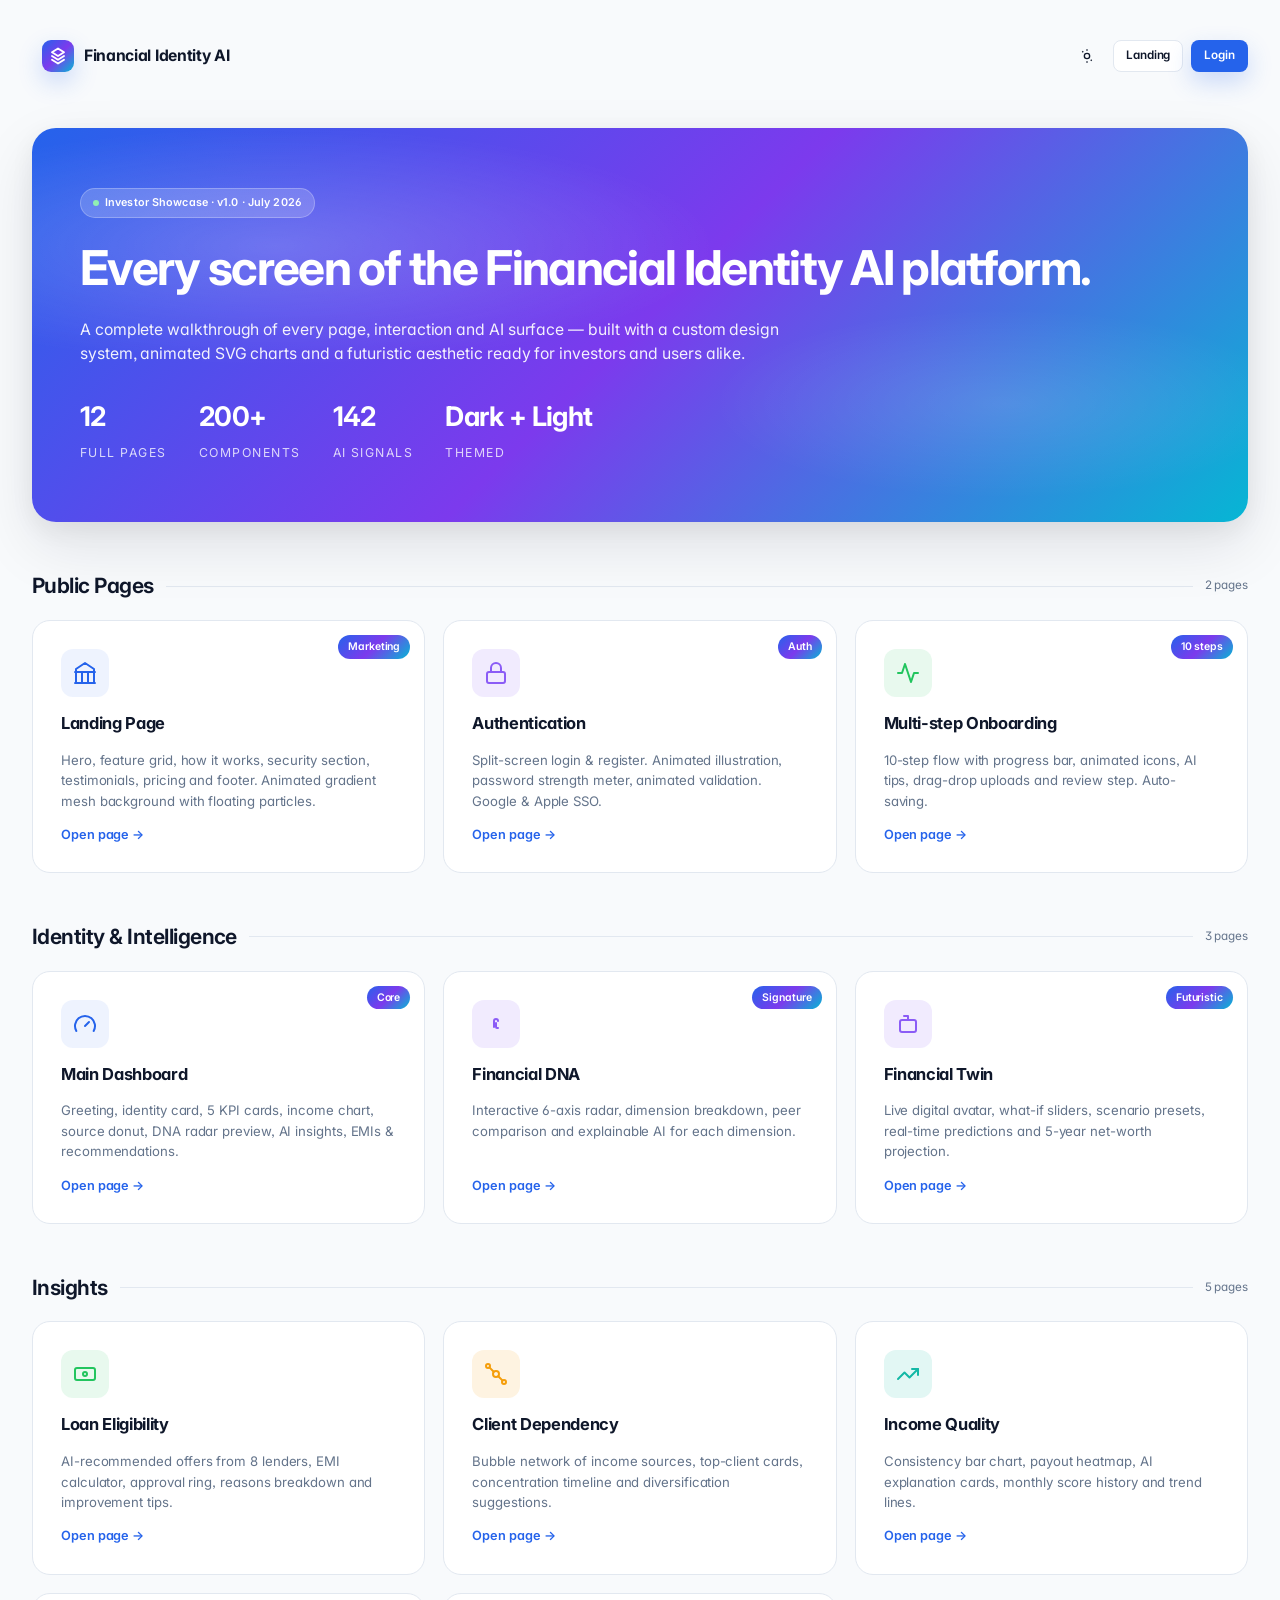
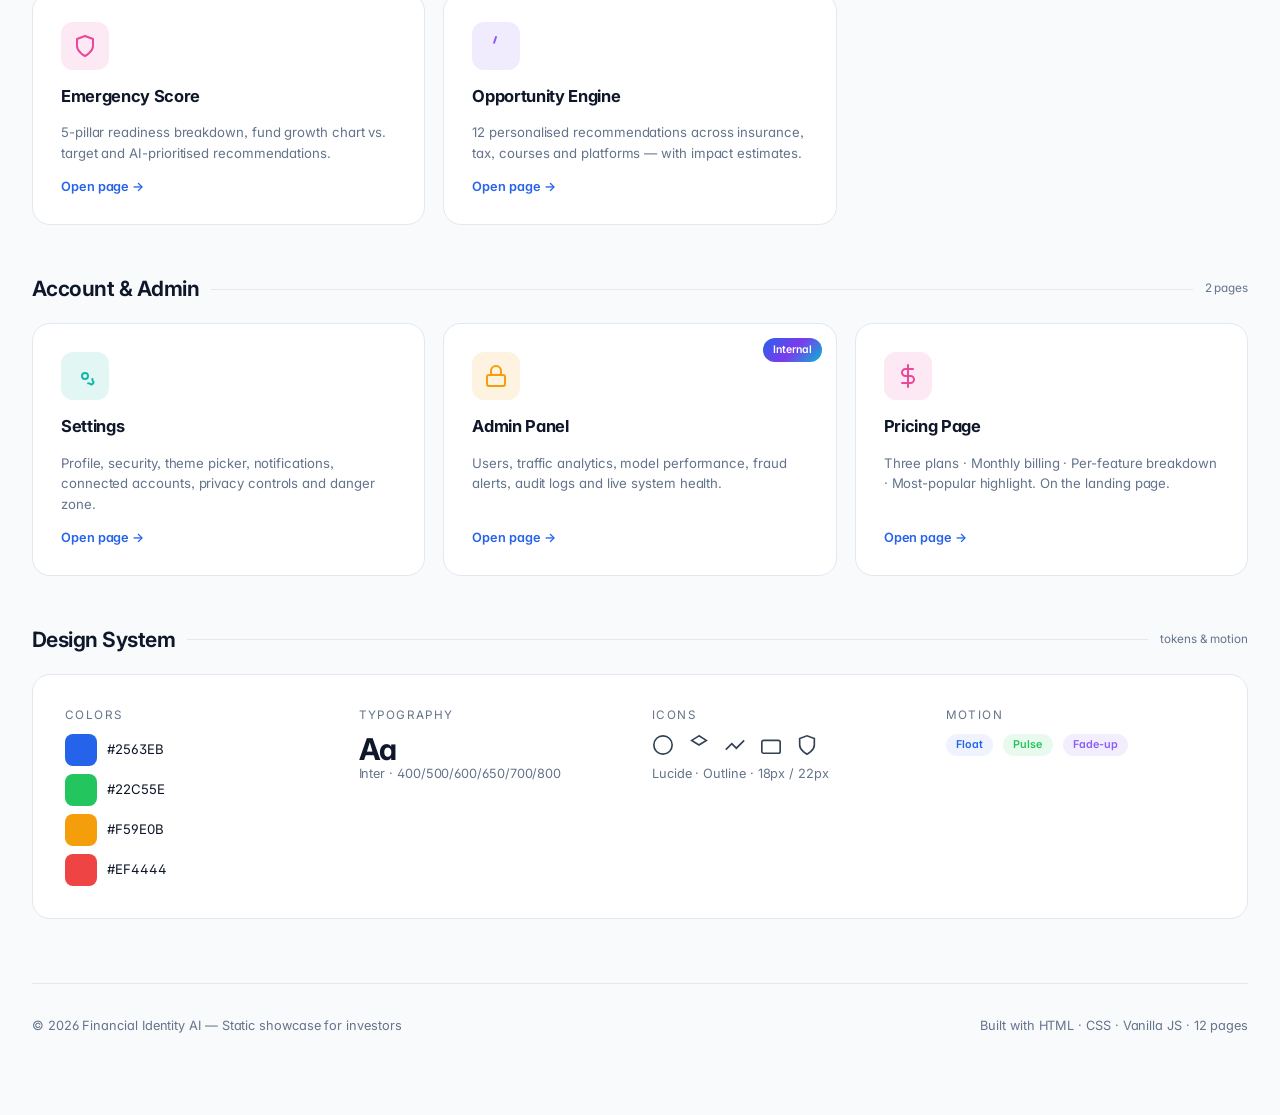
<file: index.html>
<!DOCTYPE html>
<html lang="en">
<head>
<meta charset="UTF-8" />
<meta name="viewport" content="width=device-width, initial-scale=1.0" />
<title>Financial Identity AI — Showcase Hub</title>
<link rel="preconnect" href="https://fonts.googleapis.com" />
<link rel="preconnect" href="https://fonts.gstatic.com" crossorigin />
<link href="https://fonts.googleapis.com/css2?family=Inter:wght@400;500;600;650;700;800&display=swap" rel="stylesheet" />
<link rel="stylesheet" href="assets/styles.css" />
<link rel="icon" href="data:image/svg+xml,%3Csvg xmlns='http://www.w3.org/2000/svg' viewBox='0 0 24 24' fill='%232563EB'%3E%3Cpath d='M12 2L4 7l8 5 8-5-8-5z'/%3E%3Cpath d='M4 17l8 5 8-5M4 12l8 5 8-5' fill='none' stroke='white' stroke-width='1.5'/%3E%3C/svg%3E" />
<style>
  .hero {
    background: var(--gradient-brand);
    border-radius: var(--radius-xl);
    padding: 60px 48px;
    color: white;
    position: relative;
    overflow: hidden;
    box-shadow: var(--shadow-xl);
  }
  .hero::before {
    content: "";
    position: absolute; inset: 0;
    background: radial-gradient(60% 50% at 20% 30%, rgba(255,255,255,0.2), transparent 60%),
                radial-gradient(40% 40% at 80% 70%, rgba(255,255,255,0.12), transparent 60%);
  }
  .hero h1 { margin: 0; font-size: clamp(2rem,4vw,3.2rem); letter-spacing: -0.035em; font-weight: 700; position: relative; }
  .hero p { margin: 14px 0 0; opacity: 0.92; max-width: 700px; font-size: 1.05rem; position: relative; }
  .hero .stats { display: flex; gap: 32px; margin-top: 32px; flex-wrap: wrap; position: relative; }
  .hero .stat { }
  .hero .stat .v { font-size: 1.8rem; font-weight: 700; letter-spacing: -0.02em; }
  .hero .stat .l { opacity: 0.78; font-size: 0.82rem; text-transform: uppercase; letter-spacing: 0.12em; }

  .group-h {
    display: flex; align-items: center; gap: 12px;
    margin: 48px 0 18px;
  }
  .group-h h2 { margin: 0; font-size: 1.4rem; letter-spacing: -0.025em; font-weight: 650; }
  .group-h .line { flex: 1; height: 1px; background: var(--border); }
  .group-h .count { font-size: 0.78rem; color: var(--muted); }

  .grid-tiles {
    display: grid;
    grid-template-columns: repeat(3, 1fr);
    gap: 18px;
  }
  @media (max-width: 900px) { .grid-tiles { grid-template-columns: 1fr; } }

  .tile {
    position: relative;
    display: flex; flex-direction: column; gap: 14px;
    padding: 28px;
    background: var(--surface);
    border: 1px solid var(--border);
    border-radius: var(--radius-lg);
    transition: all 0.35s var(--ease);
    overflow: hidden;
    text-decoration: none;
    color: inherit;
    min-height: 200px;
  }
  .tile:hover {
    transform: translateY(-4px);
    box-shadow: var(--shadow-xl);
    border-color: transparent;
  }
  .tile .ico {
    width: 48px; height: 48px;
    border-radius: 12px;
    background: var(--accent-soft);
    color: var(--accent);
    display: grid; place-items: center;
    transition: all 0.3s var(--ease);
  }
  .tile:hover .ico { transform: scale(1.1) rotate(-3deg); }
  .tile h3 { margin: 0; font-size: 1.1rem; letter-spacing: -0.02em; }
  .tile p { margin: 0; color: var(--muted); font-size: 0.88rem; line-height: 1.55; flex: 1; }
  .tile .arrow {
    display: inline-flex; align-items: center; gap: 6px;
    color: var(--accent);
    font-weight: 600;
    font-size: 0.85rem;
    margin-top: auto;
  }
  .tile .badge-bg {
    position: absolute; top: 14px; right: 14px;
    padding: 4px 10px;
    background: var(--gradient-brand);
    color: white;
    border-radius: 999px;
    font-size: 0.7rem;
    font-weight: 600;
  }
  .tile.violet .ico { background: rgba(139,92,246,.12); color: var(--violet); }
  .tile.success .ico { background: var(--success-soft); color: var(--success); }
  .tile.warn .ico { background: var(--warning-soft); color: var(--warning); }
  .tile.teal .ico { background: rgba(20,184,166,.12); color: var(--teal); }
  .tile.pink .ico { background: rgba(236,72,153,.12); color: var(--pink); }
</style>
</head>
<body>
<div style="max-width:1280px;margin:0 auto;padding:32px 32px 80px">

  <!-- Top nav -->
  <div class="row" style="justify-content:space-between;margin-bottom:48px">
    <a href="landing.html" class="brand">
      <span class="brand-mark">
        <svg width="18" height="18" viewBox="0 0 24 24" fill="none" stroke="currentColor" stroke-width="2.5" stroke-linecap="round" stroke-linejoin="round"><path d="M12 2L4 7l8 5 8-5-8-5z"/><path d="M4 17l8 5 8-5M4 12l8 5 8-5"/></svg>
      </span>
      <span class="brand-name">Financial Identity AI</span>
    </a>
    <div class="row" style="gap:8px">
      <button class="btn icon ghost" data-theme-toggle>
        <svg width="16" height="16" viewBox="0 0 24 24" fill="none" stroke="currentColor" stroke-width="2"><circle cx="12" cy="12" r="4"/><path d="M12 2v2M12 20v2M4.93 4.93l1.41 1.41M17.66 17.66l1.41 1.41"/></svg>
      </button>
      <a href="landing.html" class="btn secondary sm">Landing</a>
      <a href="login.html" class="btn primary sm">Login</a>
    </div>
  </div>

  <!-- Hero -->
  <div class="hero">
    <span class="badge" style="background:rgba(255,255,255,.18);color:white;border:1px solid rgba(255,255,255,.25);padding:6px 12px">
      <span class="dot pulse-soft" style="background:#86EFAC"></span>
      Investor Showcase · v1.0 · July 2026
    </span>
    <h1 style="margin-top:14px">Every screen of the Financial Identity AI platform.</h1>
    <p>A complete walkthrough of every page, interaction and AI surface — built with a custom design system, animated SVG charts and a futuristic aesthetic ready for investors and users alike.</p>
    <div class="stats">
      <div class="stat"><div class="v">12</div><div class="l">Full Pages</div></div>
      <div class="stat"><div class="v">200+</div><div class="l">Components</div></div>
      <div class="stat"><div class="v">142</div><div class="l">AI Signals</div></div>
      <div class="stat"><div class="v">Dark + Light</div><div class="l">Themed</div></div>
    </div>
  </div>

  <!-- Public pages -->
  <div class="group-h">
    <h2>Public Pages</h2>
    <div class="line"></div>
    <span class="count">2 pages</span>
  </div>
  <div class="grid-tiles">
    <a href="landing.html" class="tile">
      <span class="badge-bg">Marketing</span>
      <div class="ico">
        <svg width="24" height="24" viewBox="0 0 24 24" fill="none" stroke="currentColor" stroke-width="2" stroke-linecap="round" stroke-linejoin="round"><path d="M2 22h20M2 11h20M15 22V11M9 22V11M3 22V8l9-6 9 6v14"/></svg>
      </div>
      <h3>Landing Page</h3>
      <p>Hero, feature grid, how it works, security section, testimonials, pricing and footer. Animated gradient mesh background with floating particles.</p>
      <span class="arrow">Open page →</span>
    </a>
    <a href="login.html" class="tile">
      <span class="badge-bg">Auth</span>
      <div class="ico" style="background:rgba(139,92,246,.12);color:var(--violet)">
        <svg width="24" height="24" viewBox="0 0 24 24" fill="none" stroke="currentColor" stroke-width="2" stroke-linecap="round" stroke-linejoin="round"><rect width="18" height="11" x="3" y="11" rx="2"/><path d="M7 11V7a5 5 0 0 1 10 0v4"/></svg>
      </div>
      <h3>Authentication</h3>
      <p>Split-screen login &amp; register. Animated illustration, password strength meter, animated validation. Google &amp; Apple SSO.</p>
      <span class="arrow">Open page →</span>
    </a>
    <a href="onboarding.html" class="tile">
      <span class="badge-bg">10 steps</span>
      <div class="ico" style="background:var(--success-soft);color:var(--success)">
        <svg width="24" height="24" viewBox="0 0 24 24" fill="none" stroke="currentColor" stroke-width="2" stroke-linecap="round" stroke-linejoin="round"><polyline points="22 12 18 12 15 21 9 3 6 12 2 12"/></svg>
      </div>
      <h3>Multi-step Onboarding</h3>
      <p>10-step flow with progress bar, animated icons, AI tips, drag-drop uploads and review step. Auto-saving.</p>
      <span class="arrow">Open page →</span>
    </a>
  </div>

  <!-- Identity pages -->
  <div class="group-h">
    <h2>Identity &amp; Intelligence</h2>
    <div class="line"></div>
    <span class="count">3 pages</span>
  </div>
  <div class="grid-tiles">
    <a href="dashboard.html" class="tile">
      <span class="badge-bg">Core</span>
      <div class="ico">
        <svg width="24" height="24" viewBox="0 0 24 24" fill="none" stroke="currentColor" stroke-width="2" stroke-linecap="round" stroke-linejoin="round"><path d="M12 14l4-4"/><path d="M3.34 19a10 10 0 1 1 17.32 0"/></svg>
      </div>
      <h3>Main Dashboard</h3>
      <p>Greeting, identity card, 5 KPI cards, income chart, source donut, DNA radar preview, AI insights, EMIs &amp; recommendations.</p>
      <span class="arrow">Open page →</span>
    </a>
    <a href="financial-dna.html" class="tile">
      <span class="badge-bg">Signature</span>
      <div class="ico" style="background:rgba(139,92,246,.12);color:var(--violet)">
        <svg width="24" height="24" viewBox="0 0 24 24" fill="none" stroke="currentColor" stroke-width="2" stroke-linecap="round" stroke-linejoin="round"><path d="M12 11v4a1 1 0 0 0 1 1h1"/><path d="M14 9a2 2 0 0 0-4 0v6"/></svg>
      </div>
      <h3>Financial DNA</h3>
      <p>Interactive 6-axis radar, dimension breakdown, peer comparison and explainable AI for each dimension.</p>
      <span class="arrow">Open page →</span>
    </a>
    <a href="financial-twin.html" class="tile violet">
      <span class="badge-bg">Futuristic</span>
      <div class="ico">
        <svg width="24" height="24" viewBox="0 0 24 24" fill="none" stroke="currentColor" stroke-width="2" stroke-linecap="round" stroke-linejoin="round"><path d="M12 8V4H8"/><rect width="16" height="12" x="4" y="8" rx="2"/></svg>
      </div>
      <h3>Financial Twin</h3>
      <p>Live digital avatar, what-if sliders, scenario presets, real-time predictions and 5-year net-worth projection.</p>
      <span class="arrow">Open page →</span>
    </a>
  </div>

  <!-- Insight pages -->
  <div class="group-h">
    <h2>Insights</h2>
    <div class="line"></div>
    <span class="count">5 pages</span>
  </div>
  <div class="grid-tiles">
    <a href="loan-eligibility.html" class="tile">
      <div class="ico" style="background:var(--success-soft);color:var(--success)">
        <svg width="24" height="24" viewBox="0 0 24 24" fill="none" stroke="currentColor" stroke-width="2" stroke-linecap="round" stroke-linejoin="round"><rect width="20" height="12" x="2" y="6" rx="2"/><circle cx="12" cy="12" r="2"/></svg>
      </div>
      <h3>Loan Eligibility</h3>
      <p>AI-recommended offers from 8 lenders, EMI calculator, approval ring, reasons breakdown and improvement tips.</p>
      <span class="arrow">Open page →</span>
    </a>
    <a href="client-dependency.html" class="tile warn">
      <div class="ico">
        <svg width="24" height="24" viewBox="0 0 24 24" fill="none" stroke="currentColor" stroke-width="2" stroke-linecap="round" stroke-linejoin="round"><circle cx="12" cy="12" r="3"/><circle cx="4" cy="4" r="2"/><circle cx="20" cy="20" r="2"/><path d="M9.7 9.7 5.4 5.4M14.3 14.3l4.3 4.3"/></svg>
      </div>
      <h3>Client Dependency</h3>
      <p>Bubble network of income sources, top-client cards, concentration timeline and diversification suggestions.</p>
      <span class="arrow">Open page →</span>
    </a>
    <a href="income-quality.html" class="tile teal">
      <div class="ico">
        <svg width="24" height="24" viewBox="0 0 24 24" fill="none" stroke="currentColor" stroke-width="2" stroke-linecap="round" stroke-linejoin="round"><polyline points="22 7 13.5 15.5 8.5 10.5 2 17"/><polyline points="16 7 22 7 22 13"/></svg>
      </div>
      <h3>Income Quality</h3>
      <p>Consistency bar chart, payout heatmap, AI explanation cards, monthly score history and trend lines.</p>
      <span class="arrow">Open page →</span>
    </a>
    <a href="emergency-score.html" class="tile pink">
      <div class="ico">
        <svg width="24" height="24" viewBox="0 0 24 24" fill="none" stroke="currentColor" stroke-width="2" stroke-linecap="round" stroke-linejoin="round"><path d="M12 22s8-4 8-10V5l-8-3-8 3v7c0 6 8 10 8 10z"/></svg>
      </div>
      <h3>Emergency Score</h3>
      <p>5-pillar readiness breakdown, fund growth chart vs. target and AI-prioritised recommendations.</p>
      <span class="arrow">Open page →</span>
    </a>
    <a href="opportunity-engine.html" class="tile violet">
      <div class="ico">
        <svg width="24" height="24" viewBox="0 0 24 24" fill="none" stroke="currentColor" stroke-width="2" stroke-linecap="round" stroke-linejoin="round"><path d="M12 3l-1.9 5.8"/></svg>
      </div>
      <h3>Opportunity Engine</h3>
      <p>12 personalised recommendations across insurance, tax, courses and platforms — with impact estimates.</p>
      <span class="arrow">Open page →</span>
    </a>
  </div>

  <!-- Account -->
  <div class="group-h">
    <h2>Account &amp; Admin</h2>
    <div class="line"></div>
    <span class="count">2 pages</span>
  </div>
  <div class="grid-tiles">
    <a href="settings.html" class="tile teal">
      <div class="ico">
        <svg width="24" height="24" viewBox="0 0 24 24" fill="none" stroke="currentColor" stroke-width="2" stroke-linecap="round" stroke-linejoin="round"><circle cx="12" cy="12" r="3"/><path d="M19.4 15a1.65 1.65 0 0 0 .33 1.82l.06.06a2 2 0 0 1-2.83 2.83l-.06-.06a1.65 1.65 0 0 0-1.82-.33"/></svg>
      </div>
      <h3>Settings</h3>
      <p>Profile, security, theme picker, notifications, connected accounts, privacy controls and danger zone.</p>
      <span class="arrow">Open page →</span>
    </a>
    <a href="admin.html" class="tile warn">
      <span class="badge-bg">Internal</span>
      <div class="ico">
        <svg width="24" height="24" viewBox="0 0 24 24" fill="none" stroke="currentColor" stroke-width="2" stroke-linecap="round" stroke-linejoin="round"><rect width="18" height="11" x="3" y="11" rx="2"/><path d="M7 11V7a5 5 0 0 1 10 0v4"/></svg>
      </div>
      <h3>Admin Panel</h3>
      <p>Users, traffic analytics, model performance, fraud alerts, audit logs and live system health.</p>
      <span class="arrow">Open page →</span>
    </a>
    <a href="landing.html#pricing" class="tile">
      <div class="ico" style="background:rgba(236,72,153,.12);color:var(--pink)">
        <svg width="24" height="24" viewBox="0 0 24 24" fill="none" stroke="currentColor" stroke-width="2" stroke-linecap="round" stroke-linejoin="round"><line x1="12" y1="1" x2="12" y2="23"/><path d="M17 5H9.5a3.5 3.5 0 0 0 0 7h5a3.5 3.5 0 0 1 0 7H6"/></svg>
      </div>
      <h3>Pricing Page</h3>
      <p>Three plans · Monthly billing · Per-feature breakdown · Most-popular highlight. On the landing page.</p>
      <span class="arrow">Open page →</span>
    </a>
  </div>

  <!-- Design notes -->
  <div class="group-h">
    <h2>Design System</h2>
    <div class="line"></div>
    <span class="count">tokens &amp; motion</span>
  </div>
  <div class="card elev" style="padding:32px">
    <div class="grid" style="grid-template-columns:repeat(auto-fit,minmax(180px,1fr));gap:24px">
      <div>
        <div style="font-size:0.78rem;text-transform:uppercase;letter-spacing:0.12em;color:var(--muted);margin-bottom:10px">Colors</div>
        <div style="display:grid;gap:8px">
          <div class="row" style="gap:10px"><span style="width:32px;height:32px;background:#2563EB;border-radius:8px;flex-shrink:0"></span><span style="font-size:0.88rem">#2563EB</span></div>
          <div class="row" style="gap:10px"><span style="width:32px;height:32px;background:#22C55E;border-radius:8px;flex-shrink:0"></span><span style="font-size:0.88rem">#22C55E</span></div>
          <div class="row" style="gap:10px"><span style="width:32px;height:32px;background:#F59E0B;border-radius:8px;flex-shrink:0"></span><span style="font-size:0.88rem">#F59E0B</span></div>
          <div class="row" style="gap:10px"><span style="width:32px;height:32px;background:#EF4444;border-radius:8px;flex-shrink:0"></span><span style="font-size:0.88rem">#EF4444</span></div>
        </div>
      </div>
      <div>
        <div style="font-size:0.78rem;text-transform:uppercase;letter-spacing:0.12em;color:var(--muted);margin-bottom:10px">Typography</div>
        <div style="font-size:2rem;font-weight:700;letter-spacing:-0.03em;line-height:1">Aa</div>
        <div class="muted" style="font-size:0.85rem">Inter · 400/500/600/650/700/800</div>
      </div>
      <div>
        <div style="font-size:0.78rem;text-transform:uppercase;letter-spacing:0.12em;color:var(--muted);margin-bottom:10px">Icons</div>
        <div class="row" style="gap:14px;color:var(--text-2)">
          <svg width="22" height="22" viewBox="0 0 24 24" fill="none" stroke="currentColor" stroke-width="1.8"><circle cx="12" cy="12" r="10"/></svg>
          <svg width="22" height="22" viewBox="0 0 24 24" fill="none" stroke="currentColor" stroke-width="1.8"><path d="M12 2L4 7l8 5 8-5-8-5z"/></svg>
          <svg width="22" height="22" viewBox="0 0 24 24" fill="none" stroke="currentColor" stroke-width="1.8"><polyline points="22 7 13.5 15.5 8.5 10.5 2 17"/></svg>
          <svg width="22" height="22" viewBox="0 0 24 24" fill="none" stroke="currentColor" stroke-width="1.8"><rect width="20" height="14" x="2" y="7" rx="2"/></svg>
          <svg width="22" height="22" viewBox="0 0 24 24" fill="none" stroke="currentColor" stroke-width="1.8"><path d="M12 22s8-4 8-10V5l-8-3-8 3v7c0 6 8 10 8 10z"/></svg>
        </div>
        <div class="muted" style="font-size:0.85rem;margin-top:8px">Lucide · Outline · 18px / 22px</div>
      </div>
      <div>
        <div style="font-size:0.78rem;text-transform:uppercase;letter-spacing:0.12em;color:var(--muted);margin-bottom:10px">Motion</div>
        <div class="row" style="gap:10px;flex-wrap:wrap">
          <span class="badge info float" style="background:var(--accent-soft);color:var(--accent)">Float</span>
          <span class="badge info pulse-soft" style="background:var(--success-soft);color:var(--success)">Pulse</span>
          <span class="badge info fade-up" style="background:rgba(139,92,246,.1);color:var(--violet)">Fade-up</span>
        </div>
      </div>
    </div>
  </div>

  <footer style="margin-top:64px;padding-top:32px;border-top:1px solid var(--border);display:flex;justify-content:space-between;color:var(--muted);font-size:0.85rem">
    <span>© 2026 Financial Identity AI — Static showcase for investors</span>
    <span>Built with HTML · CSS · Vanilla JS · 12 pages</span>
  </footer>
</div>

<script src="assets/app.js"></script>
</body>
</html>
</file>
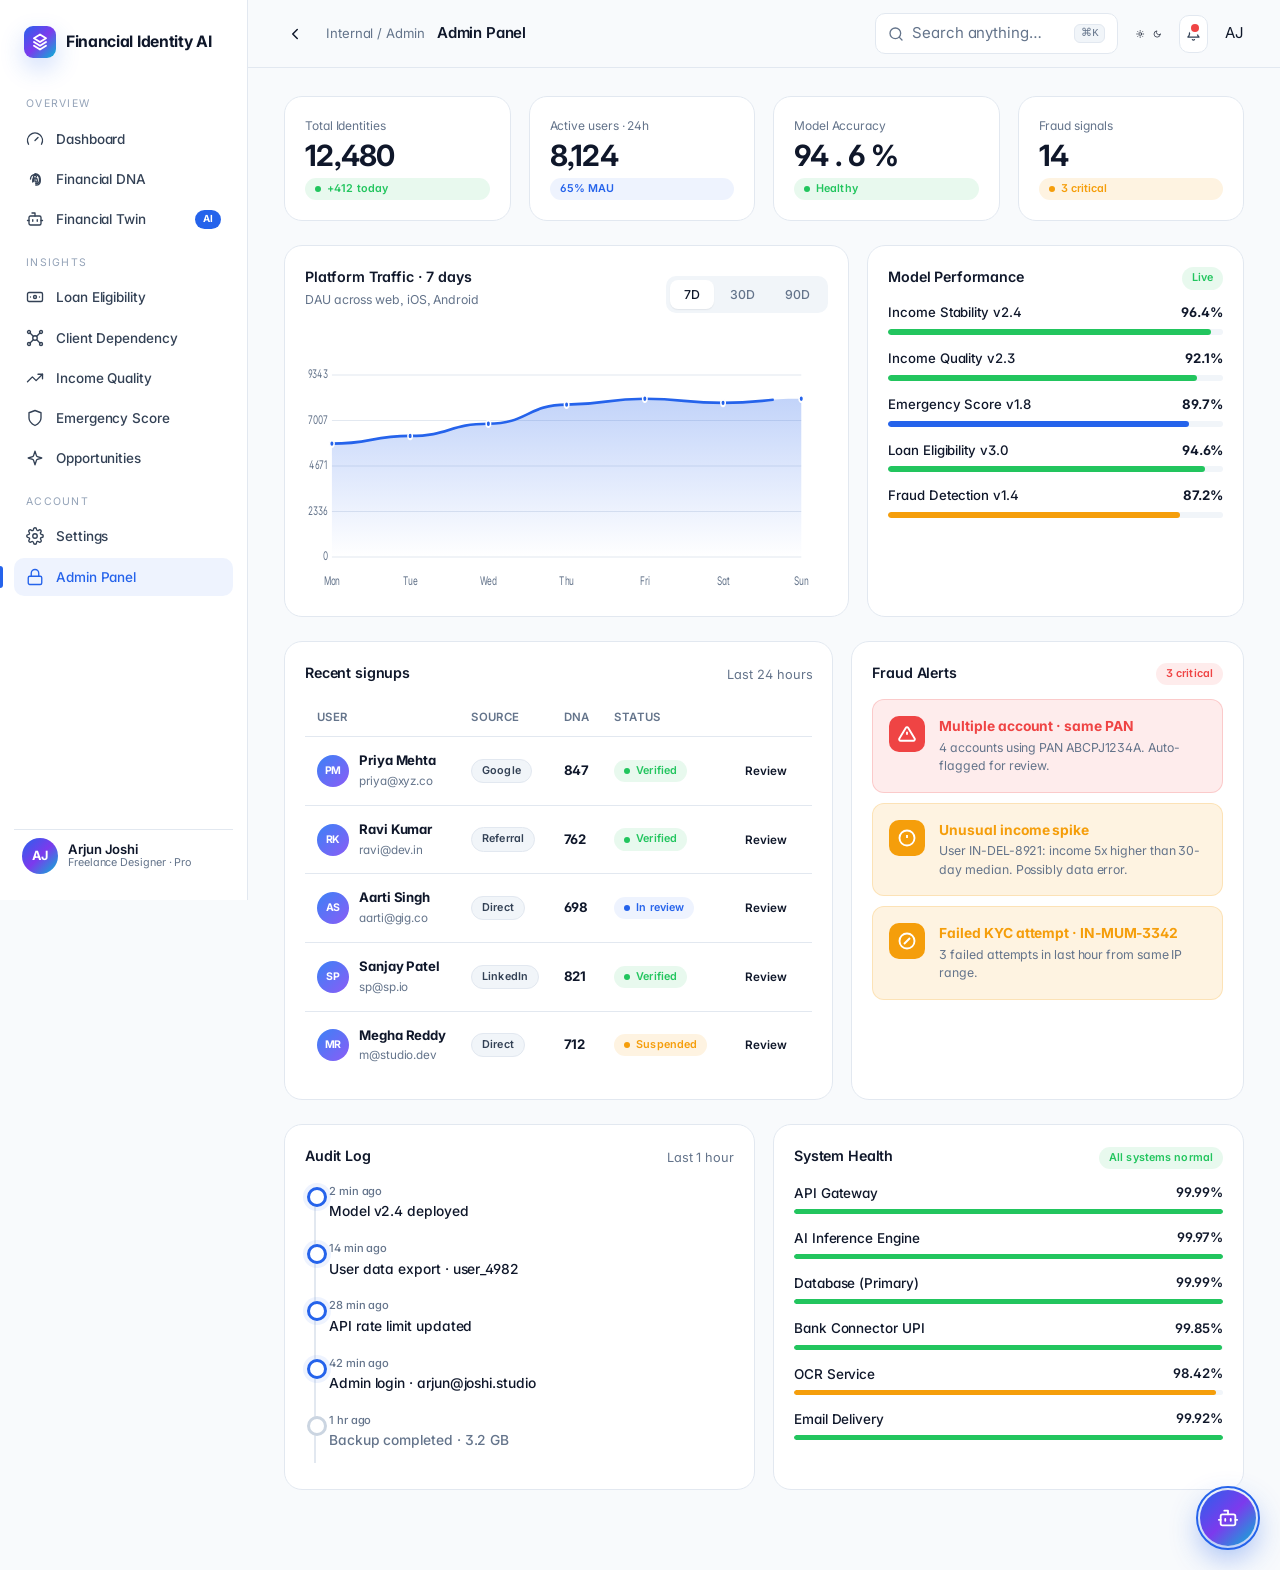
<file: admin.html>
<!DOCTYPE html>
<html lang="en">
<head>
<meta charset="UTF-8" />
<meta name="viewport" content="width=device-width, initial-scale=1.0" />
<title>Admin Panel — Financial Identity AI</title>
<link rel="preconnect" href="https://fonts.googleapis.com" />
<link rel="preconnect" href="https://fonts.gstatic.com" crossorigin />
<link href="https://fonts.googleapis.com/css2?family=Inter:wght@400;500;600;650;700;800&display=swap" rel="stylesheet" />
<link rel="stylesheet" href="assets/styles.css" />
<link rel="icon" href="data:image/svg+xml,%3Csvg xmlns='http://www.w3.org/2000/svg' viewBox='0 0 24 24' fill='%232563EB'%3E%3Cpath d='M12 2L4 7l8 5 8-5-8-5z'/%3E%3Cpath d='M4 17l8 5 8-5M4 12l8 5 8-5' fill='none' stroke='white' stroke-width='1.5'/%3E%3C/svg%3E" />
</head>
<body>

<div id="shell"></div>
<script>window.FIA_PAGE = { title: 'Admin Panel', crumbs: 'Internal / Admin', sub: 'System health, fraud signals and model performance.' };</script>
<script src="assets/api.js"></script>
<script src="assets/auth.js"></script>
<script src="assets/chrome.js"></script>

<div>
  <!-- System health -->
  <div class="grid g-4 mb-3">
    <div class="card elev">
      <div class="stat">
        <div class="label">Total Identities</div>
        <div class="value"><span data-counter="12480">0</span></div>
        <span class="badge success"><span class="dot"></span> +412 today</span>
      </div>
    </div>
    <div class="card elev">
      <div class="stat">
        <div class="label">Active users · 24h</div>
        <div class="value"><span data-counter="8124">0</span></div>
        <span class="badge info">65% MAU</span>
      </div>
    </div>
    <div class="card elev">
      <div class="stat">
        <div class="label">Model Accuracy</div>
        <div class="value"><span data-counter="94">0</span>.<span data-counter="6">0</span>%</div>
        <span class="badge success"><span class="dot"></span> Healthy</span>
      </div>
    </div>
    <div class="card elev">
      <div class="stat">
        <div class="label">Fraud signals</div>
        <div class="value"><span data-counter="14">0</span></div>
        <span class="badge warn"><span class="dot"></span> 3 critical</span>
      </div>
    </div>
  </div>

  <!-- Traffic + Model -->
  <div class="grid mb-3" style="grid-template-columns:1.5fr 1fr;gap:18px">
    <div class="card elev">
      <div class="card-h">
        <div>
          <h3 class="card-title">Platform Traffic · 7 days</h3>
          <p class="card-sub">DAU across web, iOS, Android</p>
        </div>
        <div class="tabs">
          <button class="on">7D</button>
          <button>30D</button>
          <button>90D</button>
        </div>
      </div>
      <div class="chart" id="trafficChart" style="height:260px"></div>
    </div>

    <div class="card elev">
      <div class="card-h">
        <h3 class="card-title">Model Performance</h3>
        <span class="badge success">Live</span>
      </div>
      <div class="col" style="gap:14px" id="modelPerf"></div>
    </div>
  </div>

  <!-- Recent users + fraud -->
  <div class="grid mb-3" style="grid-template-columns:1.4fr 1fr;gap:18px">
    <div class="card elev">
      <div class="card-h">
        <h3 class="card-title">Recent signups</h3>
        <span class="muted" style="font-size:0.85rem">Last 24 hours</span>
      </div>
      <table class="tbl">
        <thead><tr><th>User</th><th>Source</th><th>DNA</th><th>Status</th><th></th></tr></thead>
        <tbody id="usersTable"></tbody>
      </table>
    </div>

    <div class="card elev">
      <div class="card-h">
        <h3 class="card-title">Fraud Alerts</h3>
        <span class="badge danger">3 critical</span>
      </div>
      <div class="col" style="gap:10px">
        <div class="insight" style="background:var(--danger-soft);border-color:rgba(239,68,68,0.2)">
          <div class="ico" style="background:var(--danger)">
            <svg width="18" height="18" viewBox="0 0 24 24" fill="none" stroke="white" stroke-width="2.5"><path d="M10.29 3.86 1.82 18a2 2 0 0 0 1.71 3h16.94a2 2 0 0 0 1.71-3L13.71 3.86a2 2 0 0 0-3.42 0z"/><line x1="12" y1="9" x2="12" y2="13"/><line x1="12" y1="17" x2="12.01" y2="17"/></svg>
          </div>
          <div><h4 style="color:var(--danger)">Multiple account · same PAN</h4><p>4 accounts using PAN ABCPJ1234A. Auto-flagged for review.</p></div>
        </div>
        <div class="insight" style="background:var(--warning-soft);border-color:rgba(245,158,11,0.2)">
          <div class="ico" style="background:var(--warning)">
            <svg width="18" height="18" viewBox="0 0 24 24" fill="none" stroke="white" stroke-width="2.5"><circle cx="12" cy="12" r="10"/><line x1="12" y1="8" x2="12" y2="12"/><line x1="12" y1="16" x2="12.01" y2="16"/></svg>
          </div>
          <div><h4 style="color:var(--warning)">Unusual income spike</h4><p>User IN-DEL-8921: income 5x higher than 30-day median. Possibly data error.</p></div>
        </div>
        <div class="insight" style="background:var(--warning-soft);border-color:rgba(245,158,11,0.2)">
          <div class="ico" style="background:var(--warning)">
            <svg width="18" height="18" viewBox="0 0 24 24" fill="none" stroke="white" stroke-width="2.5"><circle cx="12" cy="12" r="10"/><path d="M16 8 8 16"/></svg>
          </div>
          <div><h4 style="color:var(--warning)">Failed KYC attempt · IN-MUM-3342</h4><p>3 failed attempts in last hour from same IP range.</p></div>
        </div>
      </div>
    </div>
  </div>

  <!-- Audit log + system health -->
  <div class="grid" style="grid-template-columns:1fr 1fr;gap:18px">
    <div class="card elev">
      <div class="card-h">
        <h3 class="card-title">Audit Log</h3>
        <span class="muted" style="font-size:0.85rem">Last 1 hour</span>
      </div>
      <div class="timeline">
        <div class="timeline-item"><div class="when">2 min ago</div><div class="what">Model v2.4 deployed</div></div>
        <div class="timeline-item"><div class="when">14 min ago</div><div class="what">User data export · user_4982</div></div>
        <div class="timeline-item"><div class="when">28 min ago</div><div class="what">API rate limit updated</div></div>
        <div class="timeline-item"><div class="when">42 min ago</div><div class="what">Admin login · arjun@joshi.studio</div></div>
        <div class="timeline-item muted"><div class="when">1 hr ago</div><div class="what">Backup completed · 3.2 GB</div></div>
      </div>
    </div>

    <div class="card elev">
      <div class="card-h">
        <h3 class="card-title">System Health</h3>
        <span class="badge success">All systems normal</span>
      </div>
      <div class="col" style="gap:14px" id="systemHealth"></div>
    </div>
  </div>
</div>

<script src="assets/app.js"></script>
<script>
/* Recent signups table */
const USERS = [
  { n: 'Priya Mehta', e: 'priya@xyz.co', s: 'Google', d: 847, st: 'success', l: 'Verified' },
  { n: 'Ravi Kumar', e: 'ravi@dev.in', s: 'Referral', d: 762, st: 'success', l: 'Verified' },
  { n: 'Aarti Singh', e: 'aarti@gig.co', s: 'Direct', d: 698, st: 'info', l: 'In review' },
  { n: 'Sanjay Patel', e: 'sp@sp.io', s: 'LinkedIn', d: 821, st: 'success', l: 'Verified' },
  { n: 'Megha Reddy', e: 'm@studio.dev', s: 'Direct', d: 712, st: 'warn', l: 'Suspended' },
];
document.getElementById('usersTable').innerHTML = USERS.map(u => `
  <tr>
    <td>
      <div class="row" style="gap:10px">
        <div style="width:32px;height:32px;border-radius:50%;background:linear-gradient(135deg,#3B82F6,#8B5CF6);color:white;display:grid;place-items:center;font-size:0.7rem;font-weight:700">${u.n.split(' ').map(x=>x[0]).join('')}</div>
        <div><strong style="display:block;font-size:0.88rem">${u.n}</strong><span class="muted" style="font-size:0.78rem">${u.e}</span></div>
      </div>
    </td>
    <td><span class="badge neutral">${u.s}</span></td>
    <td><strong>${u.d}</strong></td>
    <td><span class="badge ${u.st}"><span class="dot"></span> ${u.l}</span></td>
    <td><button class="btn ghost sm">Review</button></td>
  </tr>
`).join('');

/* System health bars */
const HEALTH = [
  { l: 'API Gateway', s: 99.99, col: 'var(--success)' },
  { l: 'AI Inference Engine', s: 99.97, col: 'var(--success)' },
  { l: 'Database (Primary)', s: 99.99, col: 'var(--success)' },
  { l: 'Bank Connector UPI', s: 99.85, col: 'var(--success)' },
  { l: 'OCR Service', s: 98.42, col: 'var(--warning)' },
  { l: 'Email Delivery', s: 99.92, col: 'var(--success)' },
];
document.getElementById('systemHealth').innerHTML = HEALTH.map(x => `
  <div>
    <div class="row between" style="margin-bottom:6px">
      <span style="font-weight:500;font-size:0.9rem">${x.l}</span>
      <span style="font-weight:600;font-size:0.88rem">${x.s.toFixed(2)}%</span>
    </div>
    <div class="progress" style="height:5px"><div class="fill" style="width:${x.s}%;background:${x.col}"></div></div>
  </div>
`).join('');
</script>
<script>
document.addEventListener('DOMContentLoaded', () => setTimeout(() => {
  document.getElementById('trafficChart').innerHTML = FIA.lineChart(
    [5820, 6214, 6840, 7820, 8124, 7914, 8124],
    { color: 'var(--accent)', smooth: true, height: 260, yPrefix: '', xLabels: ['Mon','Tue','Wed','Thu','Fri','Sat','Sun'] }
  );

  const MODELS = [
    { n: 'Income Stability v2.4', a: 96.4, col: 'var(--success)' },
    { n: 'Income Quality v2.3', a: 92.1, col: 'var(--success)' },
    { n: 'Emergency Score v1.8', a: 89.7, col: 'var(--accent)' },
    { n: 'Loan Eligibility v3.0', a: 94.6, col: 'var(--success)' },
    { n: 'Fraud Detection v1.4', a: 87.2, col: 'var(--warning)' },
  ];
  document.getElementById('modelPerf').innerHTML = MODELS.map(m => `
    <div>
      <div class="row between" style="margin-bottom:6px">
        <span style="font-weight:500;font-size:0.88rem">${m.n}</span>
        <span style="font-weight:700;font-size:0.88rem">${m.a}%</span>
      </div>
      <div class="progress" style="height:6px"><div class="fill" style="width:${m.a}%;background:${m.col}"></div></div>
    </div>
  `).join('');
}, 0));
</script>
</body>
</html>
</file>
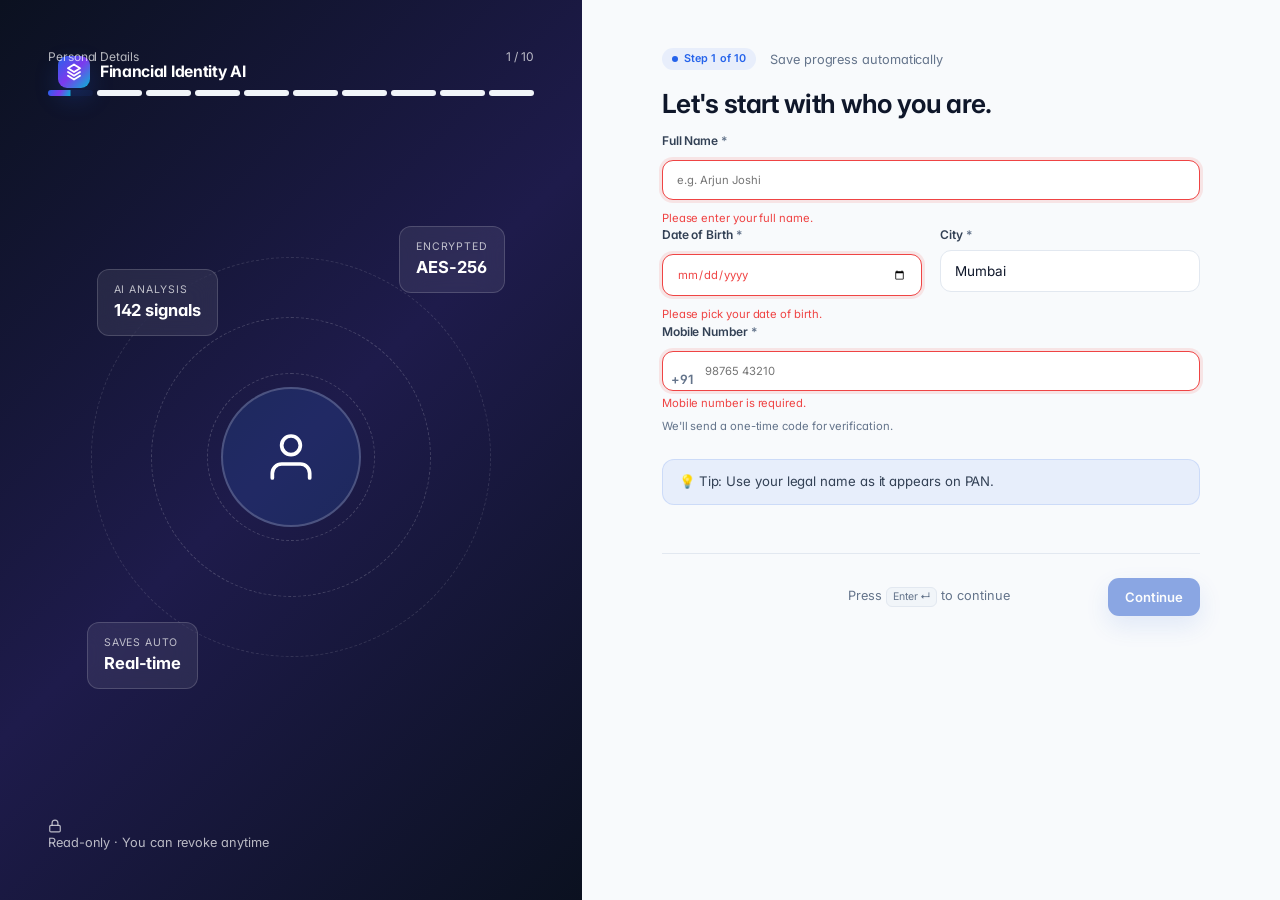
<file: client-dependency.html>
<!DOCTYPE html>
<html lang="en">
<head>
<meta charset="UTF-8" />
<meta name="viewport" content="width=device-width, initial-scale=1.0" />
<title>Client Dependency — Financial Identity AI</title>
<link rel="preconnect" href="https://fonts.googleapis.com" />
<link rel="preconnect" href="https://fonts.gstatic.com" crossorigin />
<link href="https://fonts.googleapis.com/css2?family=Inter:wght@400;500;600;650;700;800&display=swap" rel="stylesheet" />
<link rel="stylesheet" href="assets/styles.css" />
<link rel="icon" href="data:image/svg+xml,%3Csvg xmlns='http://www.w3.org/2000/svg' viewBox='0 0 24 24' fill='%232563EB'%3E%3Cpath d='M12 2L4 7l8 5 8-5-8-5z'/%3E%3Cpath d='M4 17l8 5 8-5M4 12l8 5 8-5' fill='none' stroke='white' stroke-width='1.5'/%3E%3C/svg%3E" />
<style>
  /* Bubble chart */
  .bubble-graph svg { width:100%; height:100% }
  .bubble { transition: transform 0.3s, opacity 0.3s; cursor:pointer; }
  .bubble:hover { transform: scale(1.06); transform-origin: center; }

  .client-card {
    display: grid;
    grid-template-columns: auto 1fr auto;
    gap: 14px;
    padding: 14px;
    border-radius: 12px;
    border: 1px solid var(--border);
    background: var(--surface);
    align-items: center;
    transition: all 0.2s;
  }
  .client-card:hover { border-color: var(--accent); transform: translateX(2px); }
  .client-card .av {
    width: 44px; height: 44px;
    border-radius: 12px;
    display: grid; place-items: center;
    color: white;
    font-weight: 700;
    font-size: 0.95rem;
  }
  .client-card .meter { width: 100%; max-width: 220px; height: 6px; background: var(--surface-2); border-radius: 4px; overflow: hidden; }
  .client-card .meter .f { height: 100%; }
</style>
</head>
<body data-page="client-dep">

<div id="shell"></div>
<script>window.FIA_PAGE = { title: 'Client Dependency', crumbs: 'Insights / Clients', sub: 'How concentrated is your income?' };</script>
<script src="assets/api.js"></script>
<script src="assets/auth.js"></script>
<script src="assets/chrome.js"></script>

<div>
  <!-- Hero stats (rendered from STORE) -->
  <div class="grid g-4 mb-3" data-r="kpis"></div>

  <!-- Network -->
  <div class="grid mb-3" style="grid-template-columns: 1.5fr 1fr;gap:18px">
    <div class="card elev">
      <div class="card-h">
        <div>
          <h3 class="card-title">Income Network</h3>
          <p class="card-sub">Each bubble = a client or platform · Size = revenue share</p>
        </div>
        <div class="tabs">
          <button class="on">Network</button>
          <button>Timeline</button>
        </div>
      </div>
      <div class="bubble-graph" id="bubbleGraph" style="height:400px;background:radial-gradient(circle, var(--accent-soft) 0%, transparent 70%);border-radius:14px"></div>
    </div>

    <div class="card elev">
      <div class="card-h">
        <div>
          <h3 class="card-title">Top clients</h3>
          <p class="card-sub">Sorted by contribution</p>
        </div>
        <button class="btn ghost sm">Export →</button>
      </div>
      <div class="col" style="gap:10px" id="clientList"></div>
    </div>
  </div>

  <!-- Risk distribution + suggestions -->
  <div class="grid mb-3" style="grid-template-columns: 1fr 1fr;gap:18px">
    <div class="card elev">
      <div class="card-h">
        <h3 class="card-title">Concentration Over Time</h3>
        <span class="badge warn">Worsening</span>
      </div>
      <div class="chart" id="concChart" style="height:240px"></div>
    </div>
    <div class="card elev">
      <div class="card-h">
        <h3 class="card-title">Diversification Suggestions</h3>
        <span class="badge info">3 actions</span>
      </div>
      <div class="col" style="gap:12px">
        <div class="insight">
          <div class="ico" style="background:rgba(34,197,94,.12);color:var(--success)">
            <svg width="18" height="18" viewBox="0 0 24 24" fill="none" stroke="currentColor" stroke-width="2.5" stroke-linecap="round" stroke-linejoin="round"><polyline points="20 6 9 17 4 12"/></svg>
          </div>
          <div>
            <h4>Add 2 more retainer clients</h4>
            <p>Could drop top-client share from 73% to 52% — biggest single move.</p>
          </div>
        </div>
        <div class="insight">
          <div class="ico" style="background:rgba(139,92,246,.12);color:var(--violet)">
            <svg width="18" height="18" viewBox="0 0 24 24" fill="none" stroke="currentColor" stroke-width="2.5" stroke-linecap="round" stroke-linejoin="round"><circle cx="12" cy="12" r="10"/><path d="M2 12h20"/></svg>
          </div>
          <div>
            <h4>Launch a course on Design Systems</h4>
            <p>Passive income stream. Your 8k LinkedIn followers are an untapped channel.</p>
          </div>
        </div>
        <div class="insight">
          <div class="ico" style="background:rgba(20,184,166,.12);color:var(--teal)">
            <svg width="18" height="18" viewBox="0 0 24 24" fill="none" stroke="currentColor" stroke-width="2.5" stroke-linecap="round" stroke-linejoin="round"><polyline points="22 12 18 12 15 21 9 3 6 12 2 12"/></svg>
          </div>
          <div>
            <h4>Activate gig platforms weekly</h4>
            <p>Zomato &amp; Swiggy could contribute 12-18% baseline income.</p>
          </div>
        </div>
      </div>
    </div>
  </div>

  <!-- What-if -->
  <div class="card elev" style="background:linear-gradient(135deg,var(--accent-soft),transparent)">
    <div class="row" style="gap:18px;align-items:center">
      <div style="width:60px;height:60px;border-radius:18px;background:var(--gradient-brand);color:white;display:grid;place-items:center;flex-shrink:0">
        <svg width="32" height="32" viewBox="0 0 24 24" fill="none" stroke="currentColor" stroke-width="2"><path d="M12 8V4H8"/><rect width="16" height="12" x="4" y="8" rx="2"/></svg>
      </div>
      <div style="flex:1">
        <h3 style="margin:0 0 6px;font-size:1.15rem">Simulate: What if your top client leaves?</h3>
        <p class="muted" style="margin:0;font-size:0.92rem">See how your DNA, savings rate and loan eligibility would shift.</p>
      </div>
      <a href="financial-twin.html" class="btn primary">Run Simulation →</a>
    </div>
  </div>
</div>

<script src="assets/store.js"></script>
<script src="assets/render.js"></script>
<script src="assets/app.js"></script>
</body>
</html>
</file>
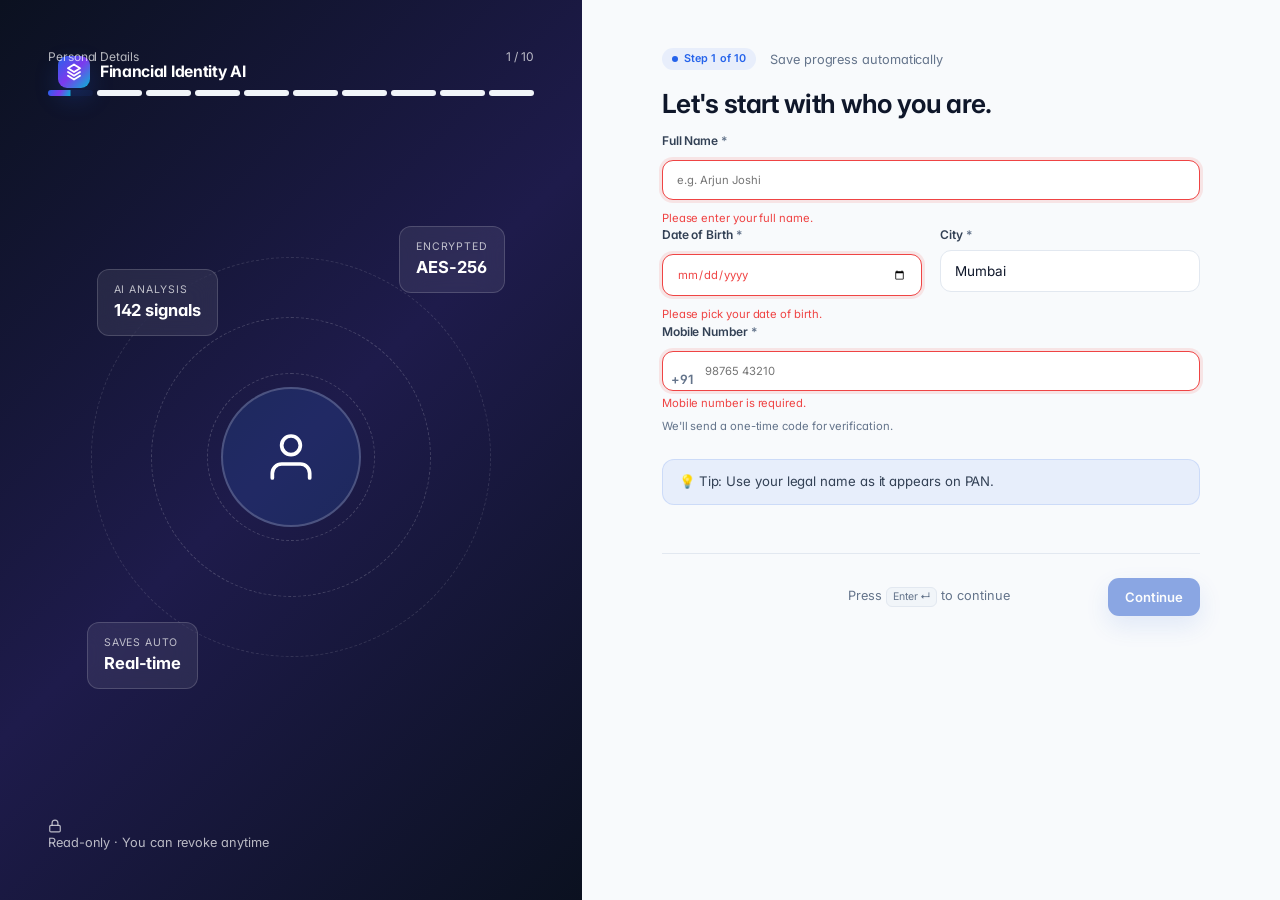
<file: dashboard.html>
<!DOCTYPE html>
<html lang="en">
<head>
<meta charset="UTF-8" />
<meta name="viewport" content="width=device-width, initial-scale=1.0" />
<title>Dashboard — Financial Identity AI</title>
<link rel="preconnect" href="https://fonts.googleapis.com" />
<link rel="preconnect" href="https://fonts.gstatic.com" crossorigin />
<link href="https://fonts.googleapis.com/css2?family=Inter:wght@400;500;600;650;700;800&display=swap" rel="stylesheet" />
<link rel="stylesheet" href="assets/styles.css" />
<link rel="icon" href="data:image/svg+xml,%3Csvg xmlns='http://www.w3.org/2000/svg' viewBox='0 0 24 24' fill='%232563EB'%3E%3Cpath d='M12 2L4 7l8 5 8-5-8-5z'/%3E%3Cpath d='M4 17l8 5 8-5M4 12l8 5 8-5' fill='none' stroke='white' stroke-width='1.5'/%3E%3C/svg%3E" />
<style>
  /* gradient greeting banner */
  .greet {
    background: var(--gradient-brand);
    border-radius: var(--radius-xl);
    padding: 28px 32px;
    color: white;
    position: relative; overflow: hidden;
    box-shadow: var(--shadow-xl);
  }
  .greet h1 { margin: 0; font-size: 1.65rem; letter-spacing: -0.025em; font-weight: 700; }
  .greet p { margin: 6px 0 0; opacity: 0.92; }
  .greet .blob { background: rgba(255,255,255,0.18); position: absolute; border-radius: 50%; filter: blur(60px); }
  .greet .b1 { width: 220px; height: 220px; top: -100px; right: -40px; }
  .greet .b2 { width: 160px; height: 160px; bottom: -80px; left: 30%; }
  .greet .action-row { display: flex; gap: 10px; margin-top: 18px; }
  .greet .btn-white { background: white; color: var(--accent); }
  .greet .btn-glass { background: rgba(255,255,255,.15); color: white; border: 1px solid rgba(255,255,255,.25); }

  /* identi ID card */
  .id-card {
    position: relative;
    background: linear-gradient(135deg, #1e293b 0%, #0F172A 100%);
    color: white;
    border-radius: var(--radius-xl);
    padding: 24px;
    overflow: hidden;
    box-shadow: var(--shadow-xl);
  }
  .id-card::before {
    content: "";
    position: absolute; top: -30%; right: -20%;
    width: 220px; height: 220px;
    background: radial-gradient(circle, var(--accent), transparent 70%);
    opacity: 0.6;
  }
  .id-card .label { font-size: 0.7rem; text-transform: uppercase; letter-spacing: 0.14em; opacity: 0.7; }
  .id-card .name { font-size: 1.15rem; font-weight: 600; margin-top: 4px; }
  .id-card .score-row { display: flex; align-items: end; gap: 12px; margin-top: 18px; }
  .id-card .score { font-size: 2.6rem; font-weight: 700; letter-spacing: -0.04em; }
  .id-card .score-of { opacity: 0.6; font-size: 0.95rem; }
  .id-card .meter { margin-top: 14px; height: 6px; border-radius: 4px; background: rgba(255,255,255,.12); overflow: hidden; }
  .id-card .meter .fill { height: 100%; background: linear-gradient(90deg, #22D3EE, #A78BFA); }
  .id-card .row-line { display: flex; justify-content: space-between; margin-top: 18px; font-size: 0.78rem; opacity: 0.7; }
  .id-card .chip {
    width: 36px; height: 28px; border-radius: 4px;
    background: linear-gradient(135deg, #FBBF24, #F59E0B);
    margin-top: 16px;
    opacity: 0.6;
  }
  .id-card .logo {
    position: absolute; bottom: 24px; right: 24px;
    width: 56px; height: 32px; border-radius: 8px;
    background: linear-gradient(135deg, var(--accent), var(--violet));
    display: grid; place-items: center;
    color: white;
    font-weight: 700; font-size: 0.78rem;
  }
</style>
</head>
<body data-page="dashboard">

<div id="shell"></div>

<script>
window.FIA_PAGE = { title: 'Dashboard', crumbs: 'Welcome back', sub: 'Your financial snapshot today.' };
</script>

<script src="assets/api.js"></script>
<script src="assets/auth.js"></script>
<script src="assets/chrome.js"></script>

<!-- ============ Page content ============ -->
<div>
  <!-- Greeting row -->
  <div class="grid g-3 mb-3" style="align-items:stretch;grid-template-columns: 2fr 1fr;gap:18px" data-r="greet-row">
    <div class="greet fade-up">
      <div class="blob b1"></div>
      <div class="blob b2"></div>
      <div style="position:relative;z-index:1" data-r="greet"></div>
    </div>
    <div data-r="id-card"></div>
  </div>

  <!-- Top KPIs (rendered from STORE) -->
  <div class="grid g-5 mb-3" data-r="kpis"></div>

  <!-- Middle: Charts row -->
  <div class="grid mb-3" style="grid-template-columns: 1.6fr 1fr;gap:18px">
    <div class="card elev">
      <div class="card-h">
        <div>
          <h3 class="card-title">Income Trend</h3>
          <p class="card-sub">Last 12 months · Compared with previous period</p>
        </div>
        <div class="row" style="gap:8px">
          <div class="tabs">
            <button>1M</button>
            <button class="on">12M</button>
            <button>YTD</button>
            <button>All</button>
          </div>
          <button class="btn icon ghost">
            <svg width="14" height="14" viewBox="0 0 24 24" fill="none" stroke="currentColor" stroke-width="2"><path d="M21 15v4a2 2 0 0 1-2 2H5a2 2 0 0 1-2-2v-4"/><polyline points="7 10 12 15 17 10"/><line x1="12" y1="15" x2="12" y2="3"/></svg>
          </button>
        </div>
      </div>
      <div class="chart" id="incomeChart" style="height:280px"></div>
      <div class="row" style="margin-top:10px;gap:18px">
        <div><span class="badge info">●</span> <span class="muted" style="font-size:0.85rem" id="incomeLegendThis"></span></div>
        <div><span class="badge violet">●</span> <span class="muted" style="font-size:0.85rem" id="incomeLegendPrev"></span></div>
        <div class="spacer"></div>
        <div class="muted" style="font-size:0.85rem" id="incomeLegendYoy"></div>
      </div>
    </div>

    <!-- Donut: Income sources -->
    <div class="card elev">
      <div class="card-h">
        <div>
          <h3 class="card-title">Income Sources</h3>
          <p class="card-sub">Distribution · Last 90 days</p>
        </div>
        <span class="badge info">Diversify →</span>
      </div>
      <div id="incomeDonut"></div>

      <div class="insight mt-2" id="diversifyInsight">
        <div class="ico">
          <svg width="18" height="18" viewBox="0 0 24 24" fill="none" stroke="currentColor" stroke-width="2.5" stroke-linecap="round" stroke-linejoin="round"><path d="M12 8V4H8"/><rect width="16" height="12" x="4" y="8" rx="2"/></svg>
        </div>
        <div>
          <h4>AI Recommendation</h4>
          <p id="diversifyInsightBody">Add more income sources to improve your diversification score.</p>
        </div>
      </div>
    </div>
  </div>

  <!-- Lower row: DNA preview + insights + right panel -->
  <div class="grid mb-3" style="grid-template-columns: 1.3fr 1fr;gap:18px">
    <!-- DNA preview -->
    <div class="card elev">
      <div class="card-h">
        <div>
          <h3 class="card-title">Financial DNA Snapshot</h3>
          <p class="card-sub">Six dimensions of your money behaviour</p>
        </div>
        <a href="financial-dna.html" class="btn ghost sm">View full DNA →</a>
      </div>
      <div class="grid" style="grid-template-columns: 1fr 1.4fr;gap:24px;align-items:center">
        <div id="dnaRadar"></div>
        <div class="col" style="gap:14px" id="dnaBars"></div>
      </div>
    </div>

    <!-- AI insights feed -->
    <div class="card elev">
      <div class="card-h">
        <div>
          <h3 class="card-title">AI Insights</h3>
          <p class="card-sub">Personalised for your identity</p>
        </div>
        <span class="badge info"><span class="dot pulse-soft"></span> 3 new</span>
      </div>
      <div class="col" style="gap:10px">
        <div class="insight">
          <div class="ico" style="background:linear-gradient(135deg,#22C55E,#10B981)">
            <svg width="18" height="18" viewBox="0 0 24 24" fill="none" stroke="currentColor" stroke-width="2.5" stroke-linecap="round" stroke-linejoin="round"><polyline points="22 6 13.5 15.5 8.5 10.5 2 17"/><polyline points="16 6 22 6 22 12"/></svg>
          </div>
          <div>
            <h4>You're eligible for a pre-approved loan</h4>
            <p>Up to <b>₹6.2L</b> at 10.5% — share with any lender in one tap.</p>
            <a href="loan-eligibility.html" style="font-size:0.82rem;margin-top:4px;display:inline-block">View offer →</a>
          </div>
        </div>

        <div class="insight" style="background:rgba(245,158,11,0.08);border-color:rgba(245,158,11,0.16)">
          <div class="ico" style="background:linear-gradient(135deg,#F59E0B,#FB923C)">
            <svg width="18" height="18" viewBox="0 0 24 24" fill="none" stroke="white" stroke-width="2.5" stroke-linecap="round" stroke-linejoin="round"><path d="M10.29 3.86 1.82 18a2 2 0 0 0 1.71 3h16.94a2 2 0 0 0 1.71-3L13.71 3.86a2 2 0 0 0-3.42 0z"/><line x1="12" y1="9" x2="12" y2="13"/><line x1="12" y1="17" x2="12.01" y2="17"/></svg>
          </div>
          <div>
            <h4 style="color:var(--warning)">Risk: Emergency fund too low</h4>
            <p>3.2 months of expenses. Recommended: 6 months. <a href="emergency-score.html">Plan now →</a></p>
          </div>
        </div>

        <div class="insight" style="background:rgba(139,92,246,0.08);border-color:rgba(139,92,246,0.16)">
          <div class="ico" style="background:linear-gradient(135deg,#8B5CF6,#EC4899)">
            <svg width="18" height="18" viewBox="0 0 24 24" fill="none" stroke="white" stroke-width="2.5" stroke-linecap="round" stroke-linejoin="round"><path d="M12 2L4 7l8 5 8-5-8-5z"/><path d="M4 17l8 5 8-5M4 12l8 5 8-5"/></svg>
          </div>
          <div>
            <h4 style="color:var(--violet)">Tax saving opportunity</h4>
            <p>Save ₹48,000 under Sec 80C by parking surplus into ELSS.</p>
            <a href="opportunity-engine.html" style="font-size:0.82rem;margin-top:4px;display:inline-block">Explore →</a>
          </div>
        </div>
      </div>
    </div>
  </div>

  <!-- Bottom row: EMIs / Activity / Recommendations -->
  <div class="grid g-3">
    <div class="card elev">
      <div class="card-h">
        <h3 class="card-title">Upcoming EMIs &amp; Bills</h3>
        <span class="badge warn">2 this week</span>
      </div>
      <div class="col" style="gap:14px" id="emiList"></div>
    </div>

    <div class="card elev">
      <div class="card-h">
        <h3 class="card-title">Recent Activity</h3>
        <span class="muted" style="font-size:0.8rem">Last 7 days</span>
      </div>
      <div class="timeline">
        <div class="timeline-item">
          <div class="when">Today, 2:14 PM</div>
          <div class="what">Payment received · Client A</div>
          <div class="muted" style="font-size:0.82rem">+₹48,000 · Saved to category</div>
        </div>
        <div class="timeline-item">
          <div class="when">Today, 11:30 AM</div>
          <div class="what">AI insight: Income jumped 12%</div>
        </div>
        <div class="timeline-item">
          <div class="when">Yesterday</div>
          <div class="what">Shared Financial Passport with Razorpay Capital</div>
        </div>
        <div class="timeline-item">
          <div class="when">28 Jul</div>
          <div class="what">Tax-saving investment suggested</div>
        </div>
        <div class="timeline-item muted">
          <div class="when">25 Jul</div>
          <div class="what">DNA reached 800+ — Elite tier</div>
        </div>
      </div>
    </div>

    <div class="card elev">
      <div class="card-h">
        <h3 class="card-title">AI Recommendations</h3>
        <span class="badge info">3</span>
      </div>
      <div class="col" style="gap:12px">
        <div class="card elev" style="padding:14px;background:linear-gradient(135deg,var(--accent-soft),transparent)">
          <div class="row" style="gap:10px"><div style="width:36px;height:36px;border-radius:10px;background:var(--accent);color:white;display:grid;place-items:center;font-size:1.1rem">📚</div>
            <div><strong style="font-size:0.92rem">Course: Pricing for Freelancers</strong><div class="muted" style="font-size:0.78rem">Boost income by 22%</div></div>
          </div>
          <div class="row between mt-2"><span class="muted" style="font-size:0.82rem">₹1,499 · 4h</span><button class="btn primary sm">Enroll</button></div>
        </div>
        <div class="card elev" style="padding:14px;background:linear-gradient(135deg,rgba(34,197,94,0.10),transparent)">
          <div class="row" style="gap:10px"><div style="width:36px;height:36px;border-radius:10px;background:var(--success);color:white;display:grid;place-items:center;font-size:1.1rem">🏥</div>
            <div><strong style="font-size:0.92rem">Health Insurance · HDFC Ergo</strong><div class="muted" style="font-size:0.78rem">₹18L cover · ₹12k/yr</div></div>
          </div>
          <div class="row between mt-2"><span class="muted" style="font-size:0.82rem">Save ₹24,000 in tax</span><button class="btn primary sm">Apply</button></div>
        </div>
        <div class="card elev" style="padding:14px;background:linear-gradient(135deg,rgba(139,92,246,0.10),transparent)">
          <div class="row" style="gap:10px"><div style="width:36px;height:36px;border-radius:10px;background:var(--violet);color:white;display:grid;place-items:center;font-size:1.1rem">💼</div>
            <div><strong style="font-size:0.92rem">Switch to Upwork Pro</strong><div class="muted" style="font-size:0.78rem">Match your ₹85/hr rate</div></div>
          </div>
          <div class="row between mt-2"><span class="muted" style="font-size:0.82rem">+30% project visibility</span><button class="btn primary sm">Try</button></div>
        </div>
      </div>
    </div>
  </div>
</div>

<script src="assets/store.js"></script>
<script src="assets/render.js"></script>
<script src="assets/app.js"></script>
<script>
  /* === Live legend / diversify insight driven by STORE === */
  const fmt = (v) => '₹' + Math.round(v).toLocaleString('en-IN');
  function refreshLegend() {
    const d = STORE.computeDerived();
    const t = document.getElementById('incomeLegendThis'); if (t) t.textContent = `This year · ${fmt(d.monthlyIncome)}/mo`;
    const p = document.getElementById('incomeLegendPrev'); if (p) p.textContent = `Last year · ${fmt(d.monthlyIncome * 0.87)}/mo`;
    const y = document.getElementById('incomeLegendYoy'); if (y) y.innerHTML = `<b style="color:var(--success)">↑ ${d.yoy.toFixed(1)}%</b> YoY growth`;
    const body = document.getElementById('diversifyInsightBody');
    if (body) {
      if (d.topClientShare > 60) {
        body.textContent = `Bringing your top client down to ~30% could lift Income Quality by ${Math.round((d.topClientShare - 30) * 0.4)} points.`;
      } else if (d.topClientShare > 40) {
        body.textContent = `Income looks moderately balanced. Adding one more source would push diversification past 60.`;
      } else {
        body.textContent = `Beautifully diversified. Stay the course and grow each source steadily.`;
      }
    }
  }
  document.addEventListener('storechange', refreshLegend);
  document.addEventListener('DOMContentLoaded', () => setTimeout(refreshLegend, 50));
</script>
</body>
</html>
</file>
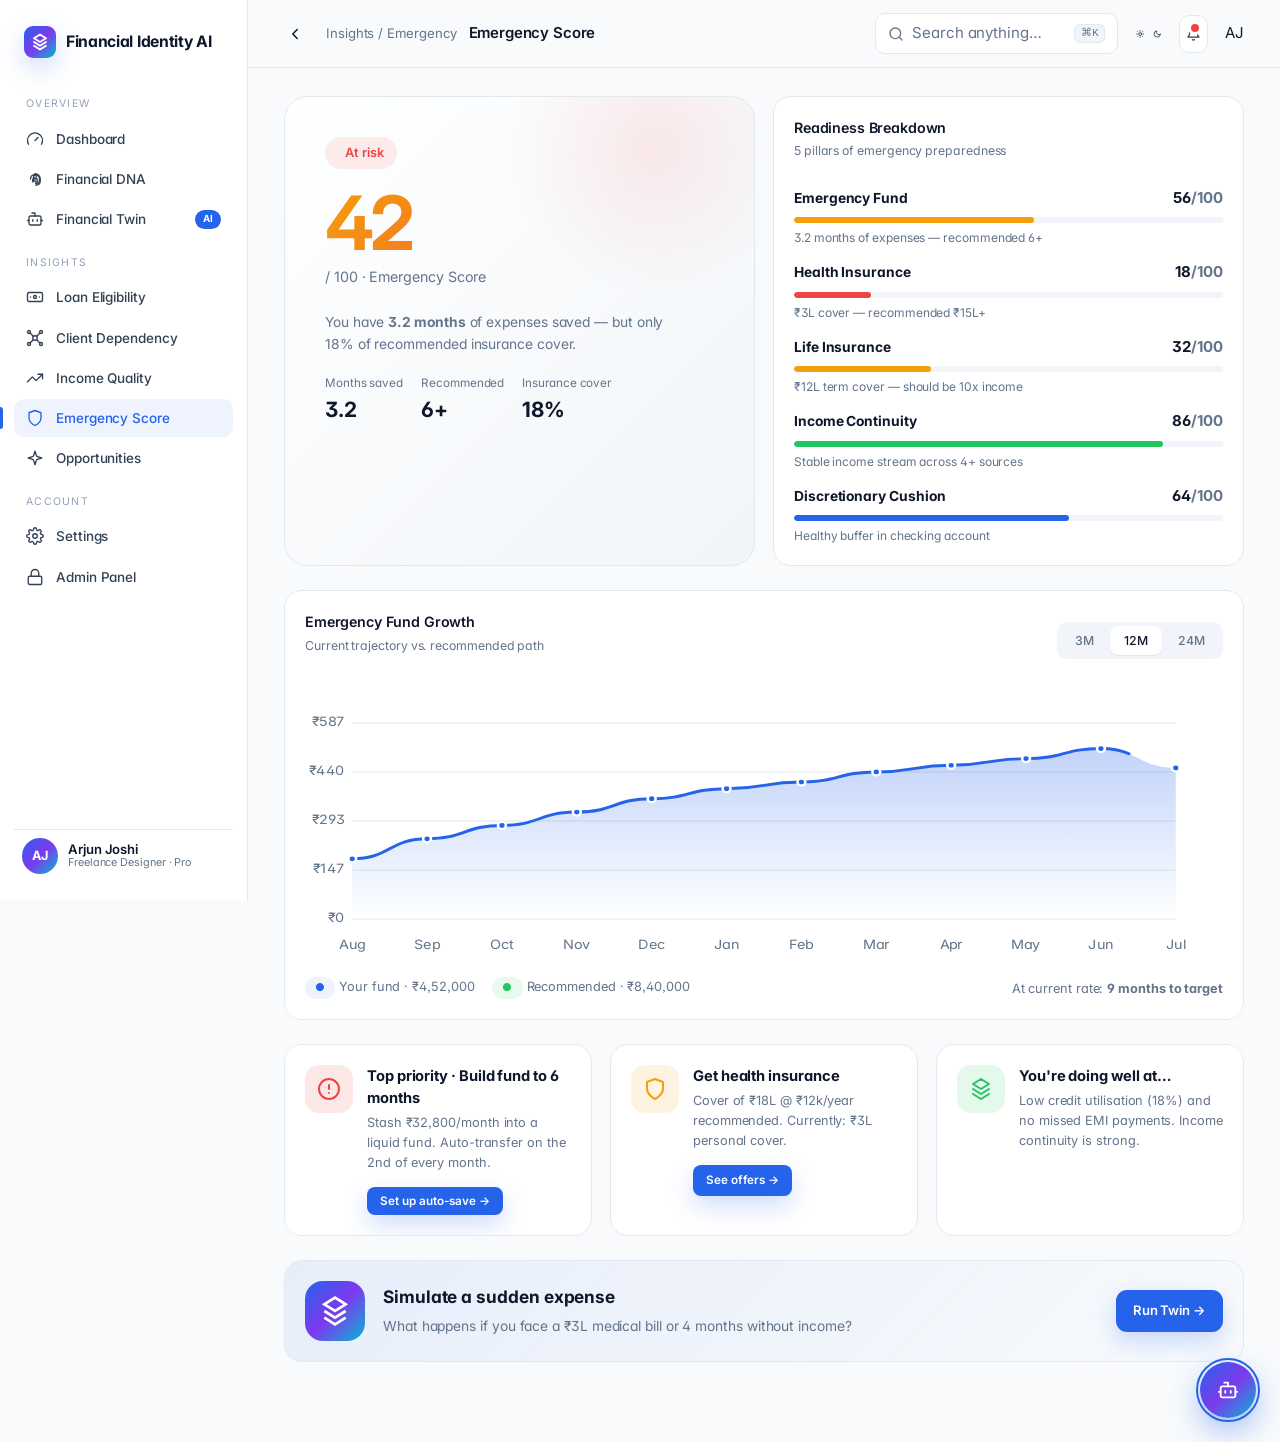
<file: emergency-score.html>
<!DOCTYPE html>
<html lang="en">
<head>
<meta charset="UTF-8" />
<meta name="viewport" content="width=device-width, initial-scale=1.0" />
<title>Emergency Score — Financial Identity AI</title>
<link rel="preconnect" href="https://fonts.googleapis.com" />
<link rel="preconnect" href="https://fonts.gstatic.com" crossorigin />
<link href="https://fonts.googleapis.com/css2?family=Inter:wght@400;500;600;650;700;800&display=swap" rel="stylesheet" />
<link rel="stylesheet" href="assets/styles.css" />
<link rel="icon" href="data:image/svg+xml,%3Csvg xmlns='http://www.w3.org/2000/svg' viewBox='0 0 24 24' fill='%232563EB'%3E%3Cpath d='M12 2L4 7l8 5 8-5-8-5z'/%3E%3Cpath d='M4 17l8 5 8-5M4 12l8 5 8-5' fill='none' stroke='white' stroke-width='1.5'/%3E%3C/svg%3E" />
<style>
  .score-card {
    position: relative;
    padding: 40px;
    background: linear-gradient(135deg, var(--surface), var(--surface-2));
    border-radius: var(--radius-xl);
    overflow: hidden;
    border: 1px solid var(--border);
  }
  .score-card .big {
    font-size: 5rem;
    font-weight: 700;
    letter-spacing: -0.05em;
    line-height: 1;
    background: linear-gradient(135deg, var(--warning), var(--danger));
    -webkit-background-clip: text;
    background-clip: text;
    color: transparent;
  }
  .score-card .label { font-size: 0.78rem; text-transform: uppercase; letter-spacing: 0.14em; color: var(--muted); }
  .score-card .status {
    display: inline-flex; align-items: center; gap: 6px;
    padding: 6px 14px;
    background: var(--danger-soft);
    color: var(--danger);
    border-radius: 999px;
    font-size: 0.85rem;
    font-weight: 600;
  }
</style>
</head>
<body>

<div id="shell"></div>
<script>window.FIA_PAGE = { title: 'Emergency Score', crumbs: 'Insights / Emergency', sub: 'How prepared are you for life\'s surprises?' };</script>
<script src="assets/api.js"></script>
<script src="assets/auth.js"></script>
<script src="assets/chrome.js"></script>

<div>
  <div class="grid mb-3" style="grid-template-columns: 1fr 1fr;gap:18px">
    <!-- Score -->
    <div class="score-card">
      <div style="position:absolute;top:-100px;right:-50px;width:300px;height:300px;background:radial-gradient(circle,var(--danger-soft),transparent 70%);border-radius:50%"></div>
      <div style="position:relative">
        <span class="status"><span class="dot pulse-soft"></span> At risk</span>
        <div class="big mt-2" data-counter="42">0</div>
        <div class="muted" style="font-size:0.95rem;margin-top:6px">/ 100 · Emergency Score</div>
        <p class="muted mt-3" style="max-width:340px;font-size:0.92rem;line-height:1.6">You have <b>3.2 months</b> of expenses saved — but only 18% of recommended insurance cover.</p>
        <div class="row mt-2" style="gap:18px">
          <div><span class="muted" style="font-size:0.78rem">Months saved</span><div style="font-size:1.4rem;font-weight:700">3.2</div></div>
          <div><span class="muted" style="font-size:0.78rem">Recommended</span><div style="font-size:1.4rem;font-weight:700">6+</div></div>
          <div><span class="muted" style="font-size:0.78rem">Insurance cover</span><div style="font-size:1.4rem;font-weight:700">18%</div></div>
        </div>
      </div>
    </div>

    <!-- Readiness breakdown -->
    <div class="card elev">
      <div class="card-h">
        <div>
          <h3 class="card-title">Readiness Breakdown</h3>
          <p class="card-sub">5 pillars of emergency preparedness</p>
        </div>
      </div>
      <div class="col" style="gap:14px" id="pillars"></div>
    </div>
  </div>

  <!-- Fund growth chart -->
  <div class="card elev mb-3">
    <div class="card-h">
      <div>
        <h3 class="card-title">Emergency Fund Growth</h3>
        <p class="card-sub">Current trajectory vs. recommended path</p>
      </div>
      <div class="tabs">
        <button>3M</button>
        <button class="on">12M</button>
        <button>24M</button>
      </div>
    </div>
    <div class="chart" id="fundChart" style="height:280px"></div>
    <div class="row mt-2" style="gap:18px;font-size:0.85rem">
      <div><span class="badge info">●</span> <span class="muted">Your fund · ₹4,52,000</span></div>
      <div><span class="badge success">●</span> <span class="muted">Recommended · ₹8,40,000</span></div>
      <div class="spacer"></div>
      <div class="muted">At current rate: <b>9 months to target</b></div>
    </div>
  </div>

  <!-- Recommendations -->
  <div class="grid g-3">
    <div class="card elev">
      <div class="row" style="gap:14px;align-items:start">
        <div style="width:48px;height:48px;border-radius:14px;background:rgba(239,68,68,0.12);color:var(--danger);display:grid;place-items:center;flex-shrink:0">
          <svg width="24" height="24" viewBox="0 0 24 24" fill="none" stroke="currentColor" stroke-width="2" stroke-linecap="round" stroke-linejoin="round"><circle cx="12" cy="12" r="10"/><line x1="12" y1="8" x2="12" y2="12"/><line x1="12" y1="16" x2="12.01" y2="16"/></svg>
        </div>
        <div>
          <h4 style="margin:0 0 4px;font-size:0.98rem">Top priority · Build fund to 6 months</h4>
          <p class="muted" style="margin:0 0 14px;font-size:0.85rem;line-height:1.55">Stash ₹32,800/month into a liquid fund. Auto-transfer on the 2nd of every month.</p>
          <button class="btn primary sm">Set up auto-save →</button>
        </div>
      </div>
    </div>

    <div class="card elev">
      <div class="row" style="gap:14px;align-items:start">
        <div style="width:48px;height:48px;border-radius:14px;background:rgba(245,158,11,0.12);color:var(--warning);display:grid;place-items:center;flex-shrink:0">
          <svg width="24" height="24" viewBox="0 0 24 24" fill="none" stroke="currentColor" stroke-width="2" stroke-linecap="round" stroke-linejoin="round"><path d="M12 22s8-4 8-10V5l-8-3-8 3v7c0 6 8 10 8 10z"/></svg>
        </div>
        <div>
          <h4 style="margin:0 0 4px;font-size:0.98rem">Get health insurance</h4>
          <p class="muted" style="margin:0 0 14px;font-size:0.85rem;line-height:1.55">Cover of ₹18L @ ₹12k/year recommended. Currently: ₹3L personal cover.</p>
          <a href="opportunity-engine.html" class="btn primary sm">See offers →</a>
        </div>
      </div>
    </div>

    <div class="card elev">
      <div class="row" style="gap:14px;align-items:start">
        <div style="width:48px;height:48px;border-radius:14px;background:rgba(34,197,94,0.12);color:var(--success);display:grid;place-items:center;flex-shrink:0">
          <svg width="24" height="24" viewBox="0 0 24 24" fill="none" stroke="currentColor" stroke-width="2" stroke-linecap="round" stroke-linejoin="round"><path d="M12 2L4 7l8 5 8-5-8-5z"/><path d="M4 17l8 5 8-5M4 12l8 5 8-5"/></svg>
        </div>
        <div>
          <h4 style="margin:0 0 4px;font-size:0.98rem">You're doing well at…</h4>
          <p class="muted" style="margin:0;font-size:0.85rem;line-height:1.55">Low credit utilisation (18%) and no missed EMI payments. Income continuity is strong.</p>
        </div>
      </div>
    </div>
  </div>

  <!-- What if emergency -->
  <div class="card elev mt-3" style="background:linear-gradient(135deg,var(--accent-soft),transparent)">
    <div class="row" style="gap:18px;align-items:center">
      <div style="width:60px;height:60px;border-radius:18px;background:var(--gradient-brand);color:white;display:grid;place-items:center;flex-shrink:0">
        <svg width="32" height="32" viewBox="0 0 24 24" fill="none" stroke="currentColor" stroke-width="2"><path d="M12 2L4 7l8 5 8-5-8-5z"/><path d="M4 17l8 5 8-5M4 12l8 5 8-5"/></svg>
      </div>
      <div style="flex:1">
        <h3 style="margin:0 0 6px;font-size:1.15rem">Simulate a sudden expense</h3>
        <p class="muted" style="margin:0;font-size:0.92rem">What happens if you face a ₹3L medical bill or 4 months without income?</p>
      </div>
      <a href="financial-twin.html" class="btn primary">Run Twin →</a>
    </div>
  </div>
</div>

<script src="assets/app.js"></script>
<script>
document.addEventListener('DOMContentLoaded', () => setTimeout(() => {
  const PILLARS = [
    { l: 'Emergency Fund', s: 56, color: 'var(--warning)', note: '3.2 months of expenses — recommended 6+' },
    { l: 'Health Insurance', s: 18, color: 'var(--danger)', note: '₹3L cover — recommended ₹15L+' },
    { l: 'Life Insurance', s: 32, color: 'var(--warning)', note: '₹12L term cover — should be 10x income' },
    { l: 'Income Continuity', s: 86, color: 'var(--success)', note: 'Stable income stream across 4+ sources' },
    { l: 'Discretionary Cushion', s: 64, color: 'var(--accent)', note: 'Healthy buffer in checking account' },
  ];
  document.getElementById('pillars').innerHTML = PILLARS.map(p => `
    <div>
      <div class="row between" style="margin-bottom:8px">
        <strong style="font-size:0.92rem">${p.l}</strong>
        <span style="font-weight:700">${p.s}<span class="muted">/100</span></span>
      </div>
      <div class="progress" style="height:6px"><div class="fill" style="width:${p.s}%;background:${p.color}"></div></div>
      <p class="muted" style="margin:6px 0 0;font-size:0.8rem">${p.note}</p>
    </div>
  `).join('');

  document.getElementById('fundChart').innerHTML = FIA.lineChart(
    [180, 240, 280, 320, 360, 390, 410, 440, 460, 480, 510, 452],
    { color: 'var(--accent)', smooth: true, height: 280, yPrefix: '₹', xLabels: ['Aug','Sep','Oct','Nov','Dec','Jan','Feb','Mar','Apr','May','Jun','Jul'] }
  );
}, 0));
</script>
</body>
</html>
</file>
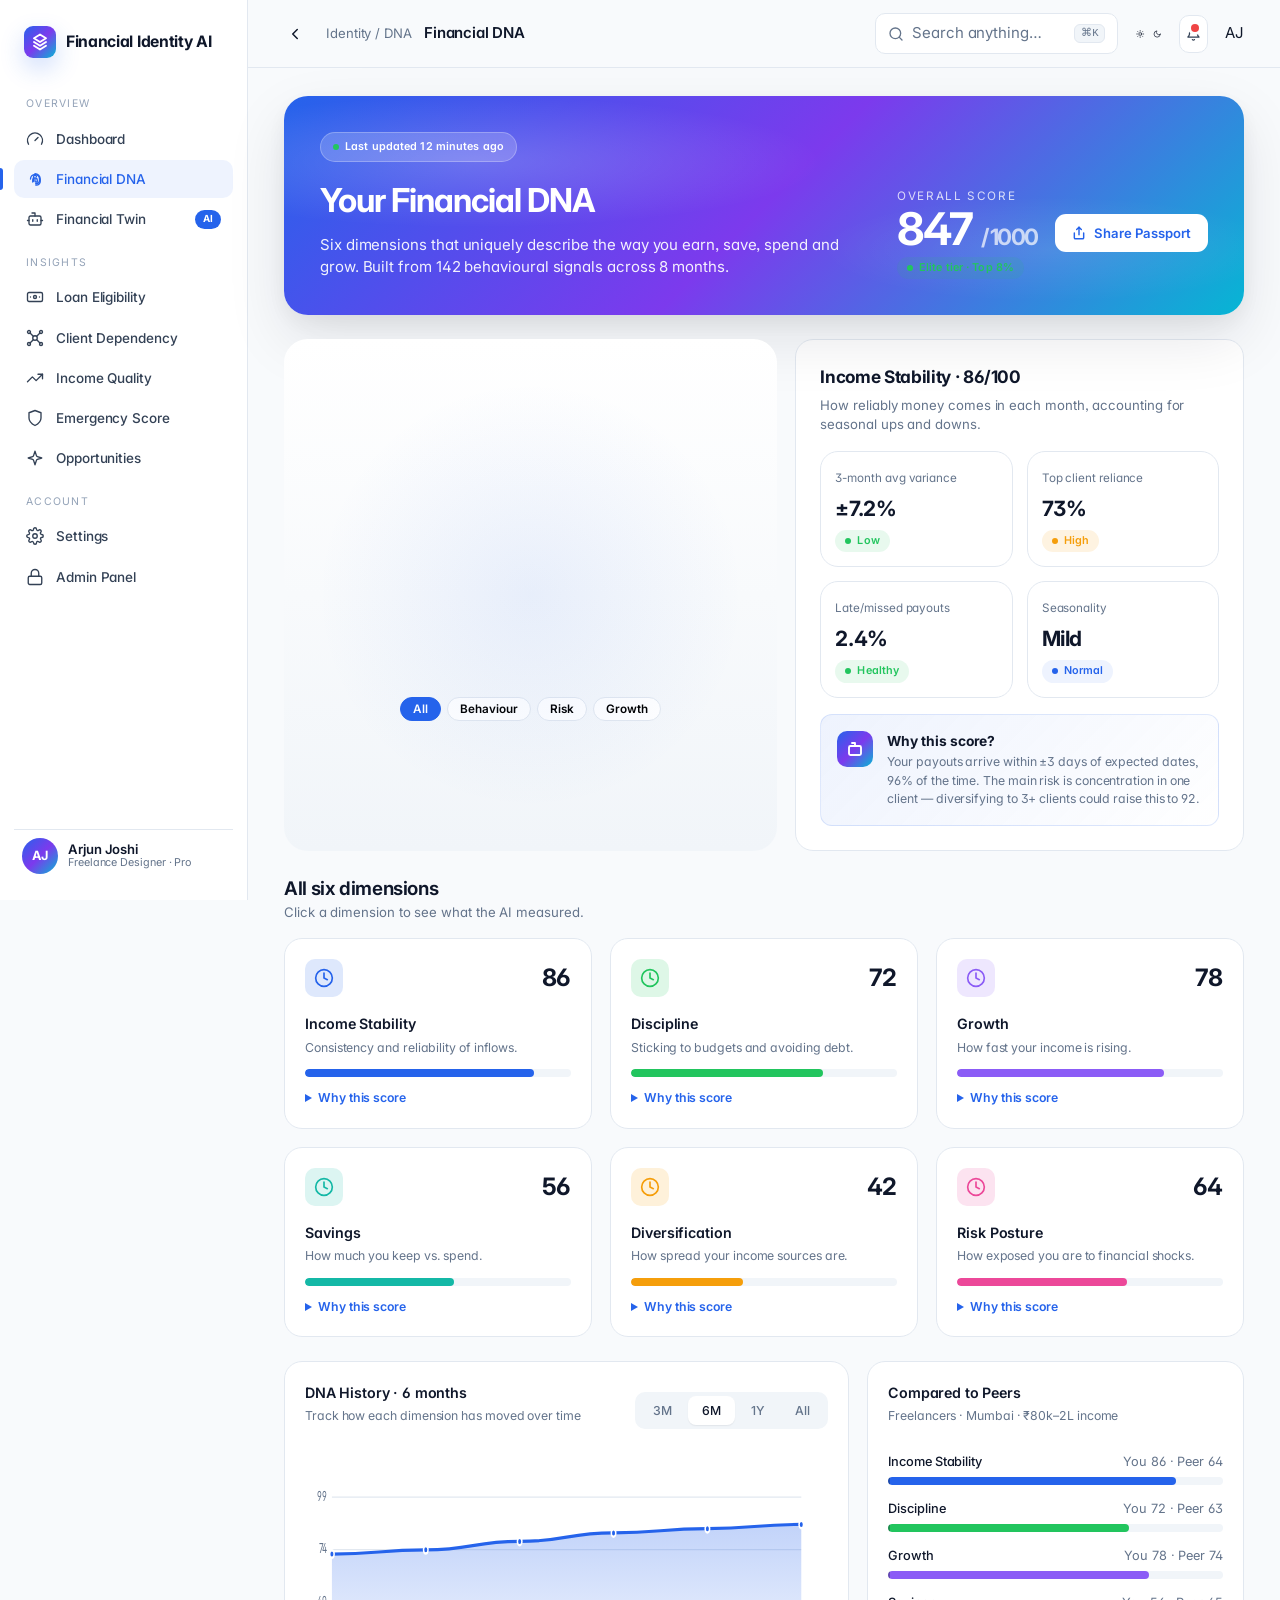
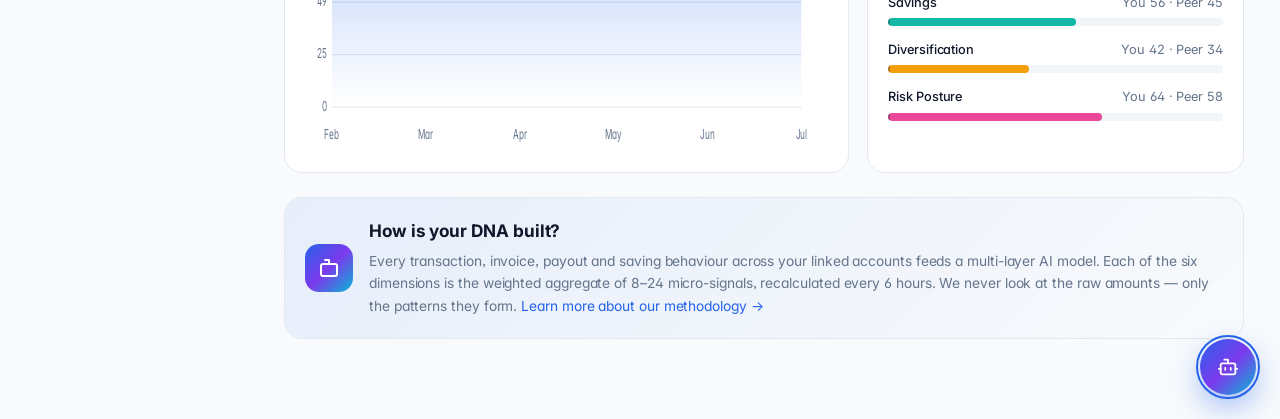
<file: financial-dna.html>
<!DOCTYPE html>
<html lang="en">
<head>
<meta charset="UTF-8" />
<meta name="viewport" content="width=device-width, initial-scale=1.0" />
<title>Financial DNA — Financial Identity AI</title>
<link rel="preconnect" href="https://fonts.googleapis.com" />
<link rel="preconnect" href="https://fonts.gstatic.com" crossorigin />
<link href="https://fonts.googleapis.com/css2?family=Inter:wght@400;500;600;650;700;800&display=swap" rel="stylesheet" />
<link rel="stylesheet" href="assets/styles.css" />
<link rel="icon" href="data:image/svg+xml,%3Csvg xmlns='http://www.w3.org/2000/svg' viewBox='0 0 24 24' fill='%232563EB'%3E%3Cpath d='M12 2L4 7l8 5 8-5-8-5z'/%3E%3Cpath d='M4 17l8 5 8-5M4 12l8 5 8-5' fill='none' stroke='white' stroke-width='1.5'/%3E%3C/svg%3E" />
<style>
  .dna-hero {
    background: var(--gradient-brand);
    border-radius: var(--radius-xl);
    padding: 36px;
    color: white;
    position: relative; overflow: hidden;
    box-shadow: var(--shadow-xl);
  }
  .dna-hero::before {
    content: "";
    position: absolute; inset: 0;
    background:
      radial-gradient(60% 50% at 20% 30%, rgba(255,255,255,0.18), transparent 60%),
      radial-gradient(40% 40% at 80% 70%, rgba(255,255,255,0.10), transparent 60%);
  }
  .dna-hero h1 { margin: 0; font-size: 2.2rem; letter-spacing: -0.03em; font-weight: 700; position: relative; }
  .dna-hero p { position: relative; opacity: 0.92; margin: 8px 0 0; max-width: 540px; }

  .dna-radar-wrap {
    display: grid;
    place-items: center;
    padding: 24px;
    background: linear-gradient(180deg, var(--surface), var(--surface-2));
    border-radius: var(--radius-xl);
    position: relative;
    overflow: hidden;
  }
  .dna-radar-wrap::before {
    content: "";
    position: absolute; inset: 0;
    background: radial-gradient(circle at 50% 50%, var(--accent-soft), transparent 60%);
    pointer-events: none;
  }
  .dna-radar-wrap svg { position: relative; z-index: 1; }

  .dna-explainer {
    padding: 24px;
    border-radius: var(--radius-lg);
    border: 1px solid var(--border);
    background: var(--surface);
  }

  .dna-pill {
    display: inline-flex;
    align-items: center; gap: 6px;
    padding: 4px 12px;
    border-radius: 999px;
    background: var(--surface);
    border: 1px solid var(--border);
    font-size: 0.78rem;
    font-weight: 600;
    cursor: pointer;
  }
  .dna-pill.on { background: var(--accent); color: white; border-color: var(--accent); }
</style>
</head>
<body>

<div id="shell"></div>
<script>
window.FIA_PAGE = { title: 'Financial DNA', crumbs: 'Identity / DNA', sub: 'The six dimensions that make your money.' };
</script>
<script src="assets/api.js"></script>
<script src="assets/auth.js"></script>
<script src="assets/chrome.js"></script>

<div>
  <!-- Hero -->
  <div class="dna-hero mb-3">
    <div style="position:relative;display:flex;align-items:end;justify-content:space-between;flex-wrap:wrap;gap:24px">
      <div>
        <span class="badge" style="background:rgba(255,255,255,.18);color:white;border:1px solid rgba(255,255,255,.25);padding:6px 12px">
          <span class="dot pulse-soft" style="background:#22C55E"></span>
          Last updated 12 minutes ago
        </span>
        <h1 style="margin-top:14px">Your Financial DNA</h1>
        <p>Six dimensions that uniquely describe the way you earn, save, spend and grow. Built from 142 behavioural signals across 8 months.</p>
      </div>
      <div class="row" style="gap:18px;position:relative">
        <div>
          <div style="opacity:0.78;font-size:0.78rem;text-transform:uppercase;letter-spacing:0.14em">Overall Score</div>
          <div style="font-size:3rem;font-weight:700;letter-spacing:-0.04em;line-height:1">847 <span style="font-size:0.5em;opacity:0.7">/ 1000</span></div>
          <span class="badge success" style="margin-top:6px"><span class="dot"></span> Elite tier · Top 8%</span>
        </div>
        <button class="btn" style="background:white;color:var(--accent)">
          <svg width="14" height="14" viewBox="0 0 24 24" fill="none" stroke="currentColor" stroke-width="2.5" stroke-linecap="round" stroke-linejoin="round"><path d="M4 12v8a2 2 0 0 0 2 2h12a2 2 0 0 0 2-2v-8"/><polyline points="16 6 12 2 8 6"/><line x1="12" y1="2" x2="12" y2="15"/></svg>
          Share Passport
        </button>
      </div>
    </div>
  </div>

  <!-- Main grid: Radar + explainer -->
  <div class="grid mb-3" style="grid-template-columns: 1.1fr 1fr;gap:18px">
    <div class="dna-radar-wrap">
      <div id="dnaRadar"></div>
      <div class="row mt-2" style="gap:6px;flex-wrap:wrap;justify-content:center">
        <button class="dna-pill on">All</button>
        <button class="dna-pill">Behaviour</button>
        <button class="dna-pill">Risk</button>
        <button class="dna-pill">Growth</button>
      </div>
    </div>

    <div class="dna-explainer" id="dnaExplainer">
      <h3 style="margin:0;font-size:1.15rem;letter-spacing:-0.02em">Income Stability · 86/100</h3>
      <p class="muted" style="margin:6px 0 16px;font-size:0.88rem">How reliably money comes in each month, accounting for seasonal ups and downs.</p>

      <div class="grid g-2" style="gap:14px;margin-bottom:16px">
        <div class="card elev" style="padding:14px">
          <span class="muted" style="font-size:0.78rem">3-month avg variance</span>
          <div style="font-size:1.4rem;font-weight:700;letter-spacing:-0.02em;margin-top:4px">±7.2%</div>
          <span class="badge success" style="margin-top:6px"><span class="dot"></span> Low</span>
        </div>
        <div class="card elev" style="padding:14px">
          <span class="muted" style="font-size:0.78rem">Top client reliance</span>
          <div style="font-size:1.4rem;font-weight:700;letter-spacing:-0.02em;margin-top:4px">73%</div>
          <span class="badge warn" style="margin-top:6px"><span class="dot"></span> High</span>
        </div>
        <div class="card elev" style="padding:14px">
          <span class="muted" style="font-size:0.78rem">Late/missed payouts</span>
          <div style="font-size:1.4rem;font-weight:700;letter-spacing:-0.02em;margin-top:4px">2.4%</div>
          <span class="badge success" style="margin-top:6px"><span class="dot"></span> Healthy</span>
        </div>
        <div class="card elev" style="padding:14px">
          <span class="muted" style="font-size:0.78rem">Seasonality</span>
          <div style="font-size:1.4rem;font-weight:700;letter-spacing:-0.02em;margin-top:4px">Mild</div>
          <span class="badge info" style="margin-top:6px"><span class="dot"></span> Normal</span>
        </div>
      </div>

      <div class="insight">
        <div class="ico">
          <svg width="18" height="18" viewBox="0 0 24 24" fill="none" stroke="currentColor" stroke-width="2.5" stroke-linecap="round" stroke-linejoin="round"><path d="M12 8V4H8"/><rect width="16" height="12" x="4" y="8" rx="2"/></svg>
        </div>
        <div>
          <h4>Why this score?</h4>
          <p>Your payouts arrive within ±3 days of expected dates, 96% of the time. The main risk is concentration in one client — diversifying to 3+ clients could raise this to 92.</p>
        </div>
      </div>
    </div>
  </div>

  <!-- Each dimension as a card with breakdown -->
  <div class="sec-h">
    <div>
      <h2>All six dimensions</h2>
      <p>Click a dimension to see what the AI measured.</p>
    </div>
  </div>

  <div class="grid g-3" id="dnaGrid"></div>

  <!-- Historical comparison -->
  <div class="grid mb-3" style="grid-template-columns: 1.5fr 1fr;gap:18px;margin-top:24px">
    <div class="card elev">
      <div class="card-h">
        <div>
          <h3 class="card-title">DNA History · 6 months</h3>
          <p class="card-sub">Track how each dimension has moved over time</p>
        </div>
        <div class="tabs">
          <button>3M</button>
          <button class="on">6M</button>
          <button>1Y</button>
          <button>All</button>
        </div>
      </div>
      <div class="chart" id="dnaHistoryChart" style="height:300px"></div>
    </div>

    <div class="card elev">
      <div class="card-h">
        <div>
          <h3 class="card-title">Compared to Peers</h3>
          <p class="card-sub">Freelancers · Mumbai · ₹80k–2L income</p>
        </div>
      </div>
      <div class="col" style="gap:14px" id="peerComp"></div>
    </div>
  </div>

  <!-- AI explanation -->
  <div class="card elev" style="background:linear-gradient(135deg,var(--accent-soft),transparent)">
    <div class="row" style="gap:16px">
      <div style="width:48px;height:48px;border-radius:14px;background:var(--gradient-brand);color:white;display:grid;place-items:center;flex-shrink:0">
        <svg width="24" height="24" viewBox="0 0 24 24" fill="none" stroke="currentColor" stroke-width="2" stroke-linecap="round" stroke-linejoin="round"><path d="M12 8V4H8"/><rect width="16" height="12" x="4" y="8" rx="2"/></svg>
      </div>
      <div>
        <h3 style="margin:0 0 6px;font-size:1.15rem">How is your DNA built?</h3>
        <p class="muted" style="margin:0;font-size:0.92rem;line-height:1.65">
          Every transaction, invoice, payout and saving behaviour across your linked accounts feeds a multi-layer AI model. Each of the six dimensions is the weighted aggregate of 8–24 micro-signals, recalculated every 6 hours. We never look at the raw amounts — only the patterns they form. <a href="#">Learn more about our methodology →</a>
        </p>
      </div>
    </div>
  </div>
</div>

<script src="assets/app.js"></script>
<script>
document.addEventListener('DOMContentLoaded', () => setTimeout(() => {
  /* Big radar */
  document.getElementById('dnaRadar').innerHTML = FIA.radarChart([86, 72, 78, 56, 42, 64], {
    size: 420,
    labels: ['Stability','Discipline','Growth','Savings','Diversif.','Risk'],
    stroke: 'var(--accent)',
  });

  /* Each dimension card */
  const DIMS = [
    { l: 'Income Stability', s: 86, color: 'var(--accent)', desc: 'Consistency and reliability of inflows.', why: '96% of payouts arrive within ±3 days of expected date. Concentration in one client drags score down.' },
    { l: 'Discipline', s: 72, color: 'var(--success)', desc: 'Sticking to budgets and avoiding debt.', why: 'You keep discretionary spend under 24% of income. Credit card utilisation is a healthy 18%.' },
    { l: 'Growth', s: 78, color: 'var(--violet)', desc: 'How fast your income is rising.', why: 'YoY income growth is 12.4% — above the median 8.2% for peers.' },
    { l: 'Savings', s: 56, color: 'var(--teal)', desc: 'How much you keep vs. spend.', why: 'You save 18% of income. Recommended is 25%+ to grow long-term wealth.' },
    { l: 'Diversification', s: 42, color: 'var(--warning)', desc: 'How spread your income sources are.', why: '73% of income comes from one client. Bring it below 50% to significantly improve resilience.' },
    { l: 'Risk Posture', s: 64, color: 'var(--pink)', desc: 'How exposed you are to financial shocks.', why: 'No emergency fund buffer, no insurance, but stable income offsets this risk partially.' },
  ];
  document.getElementById('dnaGrid').innerHTML = DIMS.map(d => `
    <div class="card elev" style="cursor:pointer">
      <div class="row between mb-2">
        <div class="kpi-icon" style="background:color-mix(in srgb, ${d.color} 15%, transparent);color:${d.color}">
          <svg width="20" height="20" viewBox="0 0 24 24" fill="none" stroke="currentColor" stroke-width="2" stroke-linecap="round" stroke-linejoin="round"><circle cx="12" cy="12" r="10"/><path d="M12 6v6l4 2"/></svg>
        </div>
        <span style="font-size:1.6rem;font-weight:700;letter-spacing:-0.02em">${d.s}</span>
      </div>
      <div style="font-weight:600;font-size:0.95rem">${d.l}</div>
      <div class="muted" style="font-size:0.82rem;margin:4px 0 12px">${d.desc}</div>
      <div class="progress"><div class="fill" style="width:${d.s}%;background:${d.color}"></div></div>
      <details style="margin-top:12px;font-size:0.82rem">
        <summary style="color:var(--accent);cursor:pointer;font-weight:600">Why this score</summary>
        <p class="muted" style="margin:8px 0 0;line-height:1.55">${d.why}</p>
      </details>
    </div>
  `).join('');

  /* Peer comparison bars */
  document.getElementById('peerComp').innerHTML = DIMS.map(d => `
    <div>
      <div class="row between" style="font-size:0.85rem;margin-bottom:6px">
        <span style="font-weight:500">${d.l}</span>
        <span class="muted">You ${d.s} · Peer ${Math.round(d.s * (0.7 + Math.random() * 0.3))}</span>
      </div>
      <div style="position:relative;height:8px;background:var(--surface-2);border-radius:4px;overflow:hidden">
        <div style="position:absolute;top:0;bottom:0;left:0;width:${d.s}%;background:${d.color};border-radius:4px"></div>
        <div style="position:absolute;top:-2px;bottom:-2px;width:2px;background:var(--text);opacity:0.3" title="peer median"></div>
      </div>
    </div>
  `).join('');

  /* History line chart - 6 lines one per dimension */
  document.getElementById('dnaHistoryChart').innerHTML = FIA.lineChart(
    [72, 74, 78, 82, 84, 86],
    { color: 'var(--accent)', smooth: true, height: 300, yPrefix: '', xLabels: ['Feb','Mar','Apr','May','Jun','Jul'] }
  );
}, 0));
</script>
</body>
</html>
</file>
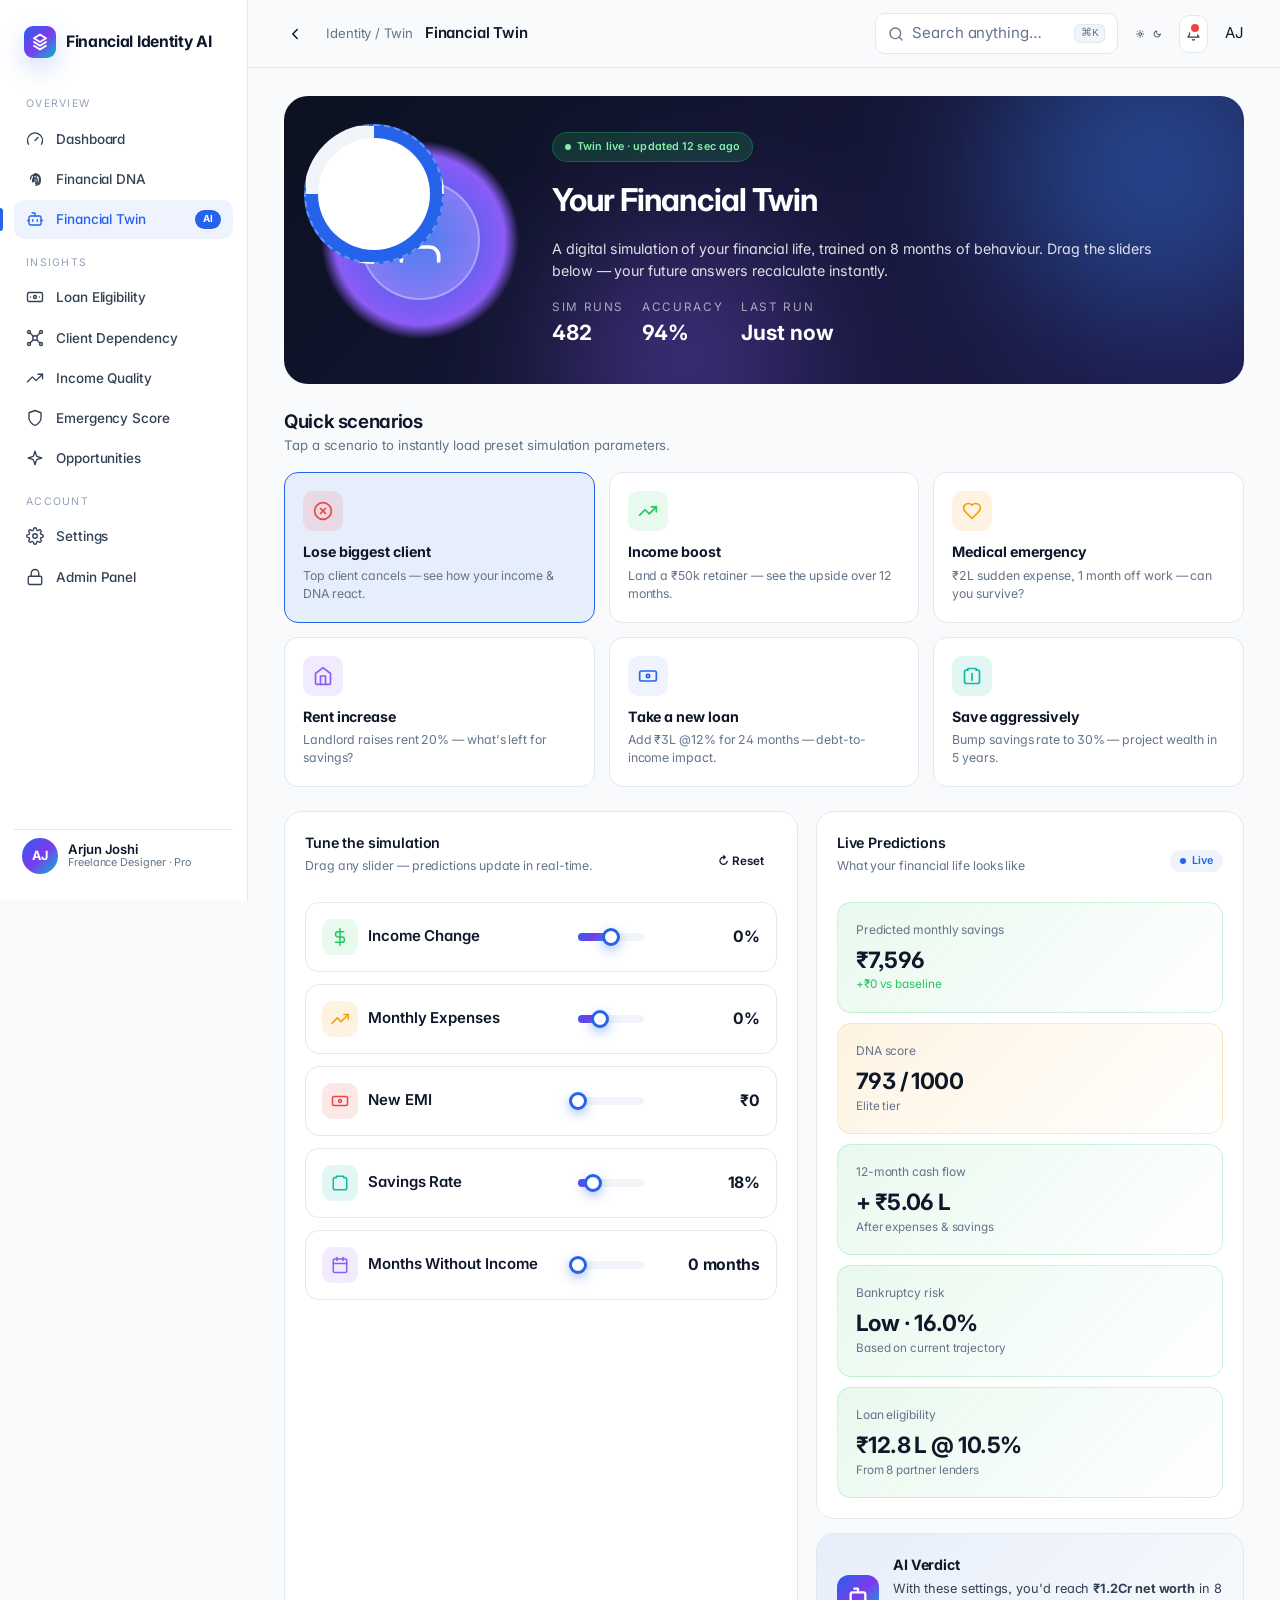
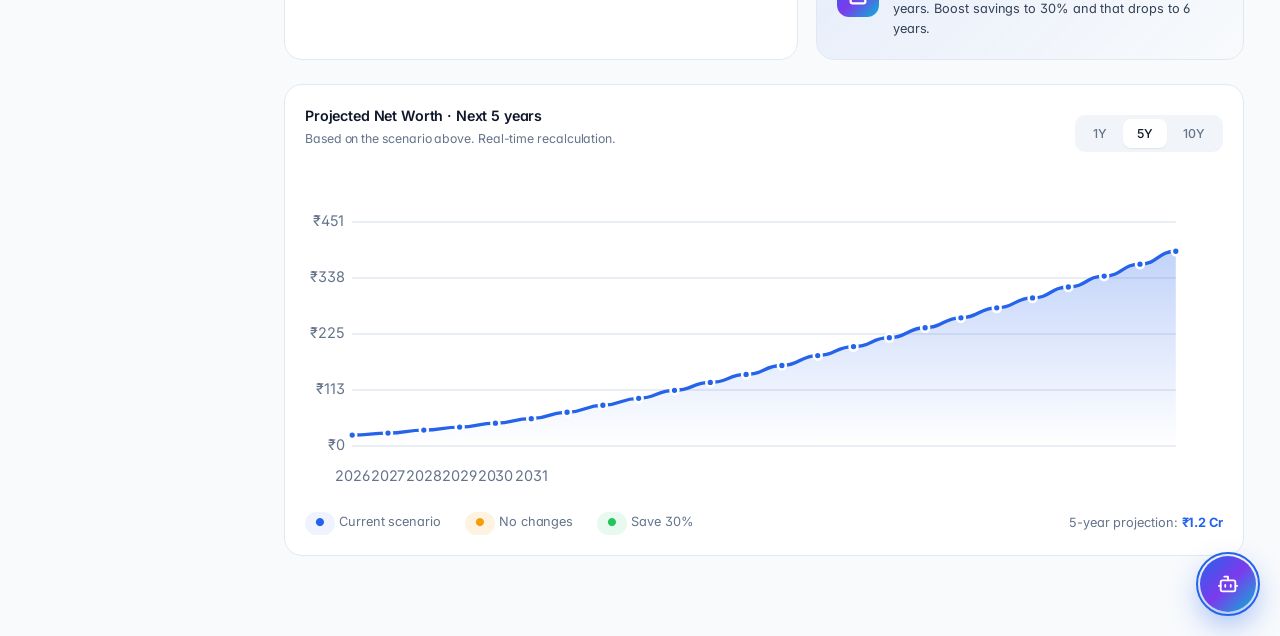
<file: financial-twin.html>
<!DOCTYPE html>
<html lang="en">
<head>
<meta charset="UTF-8" />
<meta name="viewport" content="width=device-width, initial-scale=1.0" />
<title>Financial Twin — Financial Identity AI</title>
<link rel="preconnect" href="https://fonts.googleapis.com" />
<link rel="preconnect" href="https://fonts.gstatic.com" crossorigin />
<link href="https://fonts.googleapis.com/css2?family=Inter:wght@400;500;600;650;700;800&display=swap" rel="stylesheet" />
<link rel="stylesheet" href="assets/styles.css" />
<link rel="icon" href="data:image/svg+xml,%3Csvg xmlns='http://www.w3.org/2000/svg' viewBox='0 0 24 24' fill='%232563EB'%3E%3Cpath d='M12 2L4 7l8 5 8-5-8-5z'/%3E%3Cpath d='M4 17l8 5 8-5M4 12l8 5 8-5' fill='none' stroke='white' stroke-width='1.5'/%3E%3C/svg%3E" />
<style>
  .twin-hero {
    background: linear-gradient(135deg, #0B1120 0%, #1e1b4b 100%);
    border-radius: var(--radius-xl);
    padding: 36px;
    color: white;
    position: relative; overflow: hidden;
  }
  .twin-hero .blob {
    position: absolute; border-radius: 50%; filter: blur(80px);
    opacity: 0.45;
  }
  .twin-hero .b1 { width: 300px; height: 300px; background: #3B82F6; top: -80px; right: -60px; }
  .twin-hero .b2 { width: 220px; height: 220px; background: #8B5CF6; bottom: -80px; left: 30%; }

  /* Avatar */
  .twin-avatar {
    width: 200px; height: 200px;
    border-radius: 50%;
    background: radial-gradient(circle, var(--accent), var(--violet) 60%, transparent 70%);
    display: grid; place-items: center;
    position: relative;
    animation: pulse-glow 3s ease-in-out infinite;
  }
  .twin-avatar .face {
    width: 120px; height: 120px;
    background: rgba(255,255,255,.18);
    border-radius: 50%;
    border: 2px solid rgba(255,255,255,.3);
    display: grid; place-items: center;
    color: white;
  }
  .twin-avatar .ring {
    position: absolute; inset: -16px;
    border-radius: 50%;
    border: 2px dashed rgba(255,255,255,0.3);
    animation: rotate 14s linear infinite;
  }

  /* Sliders */
  .sim-row {
    display: grid;
    grid-template-columns: 240px 1fr 100px;
    gap: 16px;
    align-items: center;
    padding: 16px;
    border-radius: 14px;
    background: var(--surface);
    border: 1px solid var(--border);
    transition: all 0.25s;
  }
  .sim-row:hover { border-color: var(--accent); transform: translateX(2px); }
  .sim-row .lbl {
    display: flex; gap: 10px; align-items: center;
    font-weight: 600;
  }
  .sim-row .lbl .ico {
    width: 36px; height: 36px;
    border-radius: 10px;
    background: var(--accent-soft);
    color: var(--accent);
    display: grid; place-items: center;
  }
  .sim-row .val {
    text-align: right;
    font-weight: 700;
    font-size: 1.05rem;
    letter-spacing: -0.02em;
  }

  .slider-track {
    position: relative;
    height: 8px;
    background: var(--surface-2);
    border-radius: 999px;
  }
  .slider-track .fill {
    position: absolute; inset: 0;
    width: 50%;
    background: var(--gradient-brand);
    border-radius: 999px;
    transition: width 0.2s;
  }
  .slider-track .knob {
    position: absolute; top: 50%; left: 50%;
    width: 18px; height: 18px;
    background: white;
    border: 3px solid var(--accent);
    border-radius: 50%;
    transform: translate(-50%, -50%);
    box-shadow: 0 4px 12px rgba(37,99,235,0.4);
    cursor: grab;
    transition: left 0.2s, transform 0.1s;
  }
  .slider-track .knob:hover { transform: translate(-50%, -50%) scale(1.15); }
  .slider-track .knob:active { cursor: grabbing; }

  /* prediction results */
  .pred-card {
    padding: 18px;
    border-radius: 14px;
    background: var(--surface);
    border: 1px solid var(--border);
  }
  .pred-card .lbl { font-size: 0.8rem; color: var(--muted); }
  .pred-card .val {
    font-size: 1.5rem; font-weight: 700; letter-spacing: -0.025em;
    margin-top: 4px;
    transition: all 0.4s var(--ease);
  }
  .pred-card.good { background: linear-gradient(135deg, var(--success-soft), transparent); border-color: rgba(34, 197, 94, 0.2); }
  .pred-card.warn { background: linear-gradient(135deg, var(--warning-soft), transparent); border-color: rgba(245, 158, 11, 0.2); }
  .pred-card.bad { background: linear-gradient(135deg, var(--danger-soft), transparent); border-color: rgba(239, 68, 68, 0.2); }

  .scenarios {
    display: grid;
    grid-template-columns: repeat(3, 1fr);
    gap: 14px;
  }
  @media (max-width: 900px) { .scenarios { grid-template-columns: 1fr; } }
  .scenario {
    padding: 18px;
    border-radius: 14px;
    border: 1px solid var(--border);
    background: var(--surface);
    cursor: pointer;
    transition: all 0.25s;
  }
  .scenario:hover { transform: translateY(-3px); border-color: var(--accent); box-shadow: var(--shadow-md); }
  .scenario.on { background: var(--accent-soft); border-color: var(--accent); }
  .scenario .ico {
    width: 40px; height: 40px;
    border-radius: 10px;
    background: var(--accent-soft);
    color: var(--accent);
    display: grid; place-items: center;
    margin-bottom: 10px;
  }
  .scenario h4 { margin: 0 0 4px; font-size: 0.95rem; }
  .scenario p { margin: 0; font-size: 0.82rem; color: var(--muted); line-height: 1.5; }
</style>
</head>
<body>

<div id="shell"></div>
<script>
window.FIA_PAGE = { title: 'Financial Twin', crumbs: 'Identity / Twin', sub: 'Simulate life events on your identity.' };
</script>
<script src="assets/api.js"></script>
<script src="assets/auth.js"></script>
<script src="assets/chrome.js"></script>

<div>
  <!-- Hero with avatar -->
  <div class="twin-hero mb-3">
    <div class="blob b1"></div>
    <div class="blob b2"></div>
    <div style="position:relative;display:grid;grid-template-columns:auto 1fr;gap:32px;align-items:center">
      <div class="twin-avatar">
        <div class="ring"></div>
        <div class="face">
          <svg width="56" height="56" viewBox="0 0 24 24" fill="none" stroke="currentColor" stroke-width="1.6" stroke-linecap="round" stroke-linejoin="round"><path d="M20 21v-2a4 4 0 0 0-4-4H8a4 4 0 0 0-4 4v2"/><circle cx="12" cy="7" r="4"/></svg>
        </div>
      </div>
      <div>
        <span class="badge" style="background:rgba(34,197,94,0.18);color:#86EFAC;border:1px solid rgba(34,197,94,0.3);padding:6px 12px">
          <span class="dot pulse-soft" style="background:#86EFAC"></span>
          Twin live · updated 12 sec ago
        </span>
        <h1 style="margin:14px 0 8px;font-size:2.1rem;letter-spacing:-0.03em;font-weight:700">Your Financial Twin</h1>
        <p style="opacity:0.85;max-width:600px;font-size:0.95rem;line-height:1.6">
          A digital simulation of your financial life, trained on 8 months of behaviour. Drag the sliders below — your future answers recalculate instantly.
        </p>
        <div class="row mt-2" style="gap:18px">
          <div><div style="opacity:0.6;font-size:0.78rem;text-transform:uppercase;letter-spacing:0.14em">Sim runs</div><div style="font-size:1.4rem;font-weight:700"><span data-counter="482">0</span></div></div>
          <div><div style="opacity:0.6;font-size:0.78rem;text-transform:uppercase;letter-spacing:0.14em">Accuracy</div><div style="font-size:1.4rem;font-weight:700"><span data-counter="94">0</span>%</div></div>
          <div><div style="opacity:0.6;font-size:0.78rem;text-transform:uppercase;letter-spacing:0.14em">Last run</div><div style="font-size:1.4rem;font-weight:700">Just now</div></div>
        </div>
      </div>
    </div>
  </div>

  <!-- Quick scenarios -->
  <div class="sec-h">
    <div>
      <h2>Quick scenarios</h2>
      <p>Tap a scenario to instantly load preset simulation parameters.</p>
    </div>
  </div>
  <div class="scenarios mb-3">
    <div class="scenario on" onclick="loadScenario('lost-client')">
      <div class="ico" style="background:rgba(239,68,68,.12);color:var(--danger)">
        <svg width="20" height="20" viewBox="0 0 24 24" fill="none" stroke="currentColor" stroke-width="2" stroke-linecap="round" stroke-linejoin="round"><circle cx="12" cy="12" r="10"/><line x1="15" y1="9" x2="9" y2="15"/><line x1="9" y1="9" x2="15" y2="15"/></svg>
      </div>
      <h4>Lose biggest client</h4>
      <p>Top client cancels — see how your income &amp; DNA react.</p>
    </div>
    <div class="scenario" onclick="loadScenario('income-up')">
      <div class="ico" style="background:var(--success-soft);color:var(--success)">
        <svg width="20" height="20" viewBox="0 0 24 24" fill="none" stroke="currentColor" stroke-width="2" stroke-linecap="round" stroke-linejoin="round"><polyline points="22 7 13.5 15.5 8.5 10.5 2 17"/><polyline points="16 7 22 7 22 13"/></svg>
      </div>
      <h4>Income boost</h4>
      <p>Land a ₹50k retainer — see the upside over 12 months.</p>
    </div>
    <div class="scenario" onclick="loadScenario('medical')">
      <div class="ico" style="background:rgba(245,158,11,.12);color:var(--warning)">
        <svg width="20" height="20" viewBox="0 0 24 24" fill="none" stroke="currentColor" stroke-width="2" stroke-linecap="round" stroke-linejoin="round"><path d="M19 14c1.49-1.46 3-3.21 3-5.5A5.5 5.5 0 0 0 16.5 3c-1.76 0-3 .5-4.5 2-1.5-1.5-2.74-2-4.5-2A5.5 5.5 0 0 0 2 8.5c0 2.29 1.51 4.04 3 5.5l7 7Z"/></svg>
      </div>
      <h4>Medical emergency</h4>
      <p>₹2L sudden expense, 1 month off work — can you survive?</p>
    </div>
    <div class="scenario" onclick="loadScenario('rent-up')">
      <div class="ico" style="background:rgba(139,92,246,.12);color:var(--violet)">
        <svg width="20" height="20" viewBox="0 0 24 24" fill="none" stroke="currentColor" stroke-width="2" stroke-linecap="round" stroke-linejoin="round"><path d="M3 9l9-7 9 7v11a2 2 0 0 1-2 2H5a2 2 0 0 1-2-2z"/><polyline points="9 22 9 12 15 12 15 22"/></svg>
      </div>
      <h4>Rent increase</h4>
      <p>Landlord raises rent 20% — what's left for savings?</p>
    </div>
    <div class="scenario" onclick="loadScenario('new-loan')">
      <div class="ico" style="background:var(--accent-soft);color:var(--accent)">
        <svg width="20" height="20" viewBox="0 0 24 24" fill="none" stroke="currentColor" stroke-width="2" stroke-linecap="round" stroke-linejoin="round"><rect width="20" height="12" x="2" y="6" rx="2"/><circle cx="12" cy="12" r="2"/></svg>
      </div>
      <h4>Take a new loan</h4>
      <p>Add ₹3L @12% for 24 months — debt-to-income impact.</p>
    </div>
    <div class="scenario" onclick="loadScenario('save-more')">
      <div class="ico" style="background:rgba(20,184,166,.12);color:var(--teal)">
        <svg width="20" height="20" viewBox="0 0 24 24" fill="none" stroke="currentColor" stroke-width="2" stroke-linecap="round" stroke-linejoin="round"><path d="M19 5h-2V3H7v2H5a2 2 0 0 0-2 2v12a2 2 0 0 0 2 2h14a2 2 0 0 0 2-2V7a2 2 0 0 0-2-2zM12 17V9"/></svg>
      </div>
      <h4>Save aggressively</h4>
      <p>Bump savings rate to 30% — project wealth in 5 years.</p>
    </div>
  </div>

  <!-- Sliders + Predictions -->
  <div class="grid" style="grid-template-columns: 1.2fr 1fr;gap:18px">
    <div class="card elev">
      <div class="card-h">
        <div>
          <h3 class="card-title">Tune the simulation</h3>
          <p class="card-sub">Drag any slider — predictions update in real-time.</p>
        </div>
        <button class="btn ghost sm" onclick="resetSim()">↻ Reset</button>
      </div>

      <div class="col" style="gap:12px">
        <!-- Income Change -->
        <div class="sim-row">
          <div class="lbl">
            <div class="ico" style="background:var(--success-soft);color:var(--success)">
              <svg width="18" height="18" viewBox="0 0 24 24" fill="none" stroke="currentColor" stroke-width="2" stroke-linecap="round" stroke-linejoin="round"><line x1="12" y1="1" x2="12" y2="23"/><path d="M17 5H9.5a3.5 3.5 0 0 0 0 7h5a3.5 3.5 0 0 1 0 7H6"/></svg>
            </div>
            Income Change
          </div>
          <div data-slider>
            <div class="slider-track">
              <div class="fill" style="width:50%;background:var(--gradient-brand)"></div>
              <div class="knob" style="left:50%"></div>
            </div>
            <input type="range" min="-100" max="100" value="0" style="display:none" data-prefix="pc" data-suffix="%" />
          </div>
          <div class="val out">0%</div>
        </div>

        <!-- Expenses -->
        <div class="sim-row">
          <div class="lbl">
            <div class="ico" style="background:rgba(245,158,11,.12);color:var(--warning)">
              <svg width="18" height="18" viewBox="0 0 24 24" fill="none" stroke="currentColor" stroke-width="2" stroke-linecap="round" stroke-linejoin="round"><polyline points="23 6 13.5 15.5 8.5 10.5 1 18"/><polyline points="17 6 23 6 23 12"/></svg>
            </div>
            Monthly Expenses
          </div>
          <div data-slider>
            <div class="slider-track">
              <div class="fill" style="width:50%"></div>
              <div class="knob" style="left:50%"></div>
            </div>
            <input type="range" min="-50" max="100" value="0" style="display:none" data-prefix="pc" data-suffix="%" />
          </div>
          <div class="val out">0%</div>
        </div>

        <!-- EMI Addition -->
        <div class="sim-row">
          <div class="lbl">
            <div class="ico" style="background:rgba(239,68,68,.12);color:var(--danger)">
              <svg width="18" height="18" viewBox="0 0 24 24" fill="none" stroke="currentColor" stroke-width="2" stroke-linecap="round" stroke-linejoin="round"><rect width="20" height="12" x="2" y="6" rx="2"/><circle cx="12" cy="12" r="2"/></svg>
            </div>
            New EMI
          </div>
          <div data-slider>
            <div class="slider-track">
              <div class="fill" style="width:0%;background:var(--gradient-brand)"></div>
              <div class="knob" style="left:0%"></div>
            </div>
            <input type="range" min="0" max="50000" value="0" step="1000" style="display:none" data-prefix="money" />
          </div>
          <div class="val out">₹0</div>
        </div>

        <!-- Savings Rate -->
        <div class="sim-row">
          <div class="lbl">
            <div class="ico" style="background:rgba(20,184,166,.12);color:var(--teal)">
              <svg width="18" height="18" viewBox="0 0 24 24" fill="none" stroke="currentColor" stroke-width="2" stroke-linecap="round" stroke-linejoin="round"><path d="M19 5h-2V3H7v2H5a2 2 0 0 0-2 2v12a2 2 0 0 0 2 2h14a2 2 0 0 0 2-2V7a2 2 0 0 0-2-2z"/></svg>
            </div>
            Savings Rate
          </div>
          <div data-slider>
            <div class="slider-track">
              <div class="fill" style="width:36%;background:var(--gradient-brand)"></div>
              <div class="knob" style="left:36%"></div>
            </div>
            <input type="range" min="0" max="80" value="18" style="display:none" data-suffix="%" />
          </div>
          <div class="val out">18%</div>
        </div>

        <!-- Months Out of Work -->
        <div class="sim-row">
          <div class="lbl">
            <div class="ico" style="background:rgba(139,92,246,.12);color:var(--violet)">
              <svg width="18" height="18" viewBox="0 0 24 24" fill="none" stroke="currentColor" stroke-width="2" stroke-linecap="round" stroke-linejoin="round"><rect width="18" height="18" x="3" y="4" rx="2"/><line x1="16" y1="2" x2="16" y2="6"/><line x1="8" y1="2" x2="8" y2="6"/><line x1="3" y1="10" x2="21" y2="10"/></svg>
            </div>
            Months Without Income
          </div>
          <div data-slider>
            <div class="slider-track">
              <div class="fill" style="width:0%"></div>
              <div class="knob" style="left:0%"></div>
            </div>
            <input type="range" min="0" max="12" value="0" style="display:none" data-suffix=" months" />
          </div>
          <div class="val out">0 months</div>
        </div>
      </div>
    </div>

    <!-- Live predictions -->
    <div class="col" style="gap:14px">
      <div class="card elev">
        <div class="card-h">
          <div>
            <h3 class="card-title">Live Predictions</h3>
            <p class="card-sub">What your financial life looks like</p>
          </div>
          <span class="badge info"><span class="dot pulse-soft"></span> Live</span>
        </div>

        <div class="col" style="gap:10px" id="predictions">
          <div class="pred-card good" data-p="savings">
            <div class="lbl">Predicted monthly savings</div>
            <div class="val" id="pSavings">₹33,156</div>
            <div class="muted" style="font-size:0.78rem" id="pSavingsDelta">+₹8,400 vs baseline</div>
          </div>
          <div class="pred-card good" data-p="dna">
            <div class="lbl">DNA score</div>
            <div class="val" id="pDNA">847 / 1000</div>
            <div class="muted" style="font-size:0.78rem">Elite tier</div>
          </div>
          <div class="pred-card warn" data-p="cashflow">
            <div class="lbl">12-month cash flow</div>
            <div class="val" id="pCashflow">+ ₹3.98 L</div>
            <div class="muted" style="font-size:0.78rem">After expenses &amp; savings</div>
          </div>
          <div class="pred-card good" data-p="risk">
            <div class="lbl">Bankruptcy risk</div>
            <div class="val" id="pRisk">Low · 4.2%</div>
            <div class="muted" style="font-size:0.78rem">Based on current trajectory</div>
          </div>
          <div class="pred-card good" data-p="loan">
            <div class="lbl">Loan eligibility</div>
            <div class="val" id="pLoan">₹6.2 L @ 10.5%</div>
            <div class="muted" style="font-size:0.78rem">From 8 partner lenders</div>
          </div>
        </div>
      </div>

      <div class="card elev" style="background:linear-gradient(135deg,var(--accent-soft),transparent)">
        <div class="row" style="gap:14px">
          <div style="width:42px;height:42px;background:var(--gradient-brand);color:white;border-radius:12px;display:grid;place-items:center;flex-shrink:0">
            <svg width="22" height="22" viewBox="0 0 24 24" fill="none" stroke="currentColor" stroke-width="2.5" stroke-linecap="round" stroke-linejoin="round"><path d="M12 8V4H8"/><rect width="16" height="12" x="4" y="8" rx="2"/></svg>
          </div>
          <div>
            <strong style="display:block;font-size:0.95rem">AI Verdict</strong>
            <p style="margin:4px 0 0;color:var(--text-2);font-size:0.85rem;line-height:1.55">
              With these settings, you'd reach <b>₹1.2Cr net worth</b> in 8 years. Boost savings to 30% and that drops to 6 years.
            </p>
          </div>
        </div>
      </div>
    </div>
  </div>

  <!-- Twin chart -->
  <div class="card elev mt-3">
    <div class="card-h">
      <div>
        <h3 class="card-title">Projected Net Worth · Next 5 years</h3>
        <p class="card-sub">Based on the scenario above. Real-time recalculation.</p>
      </div>
      <div class="tabs">
        <button>1Y</button>
        <button class="on">5Y</button>
        <button>10Y</button>
      </div>
    </div>
    <div class="chart" id="twinChart" style="height:320px"></div>
    <div class="row mt-2" style="gap:24px;flex-wrap:wrap">
      <div><span class="badge info">●</span> <span class="muted" style="font-size:0.85rem">Current scenario</span></div>
      <div><span class="badge warn">●</span> <span class="muted" style="font-size:0.85rem">No changes</span></div>
      <div><span class="badge success">●</span> <span class="muted" style="font-size:0.85rem">Save 30%</span></div>
      <div class="spacer"></div>
      <div><span class="muted" style="font-size:0.85rem">5-year projection: <b style="color:var(--accent)">₹1.2 Cr</b></span></div>
    </div>
  </div>
</div>

<script src="assets/app.js"></script>
<script>
document.addEventListener('DOMContentLoaded', () => setTimeout(() => {
  /* Build slider events since APP sliders are basic */
  document.querySelectorAll('[data-slider]').forEach(s => {
    const fill = s.querySelector('.fill');
    const knob = s.querySelector('.knob');
    const inp = s.querySelector('input');
    const out = s.parentElement.querySelector('.out');
    const update = (val) => {
      const pct = (val - inp.min) / (inp.max - inp.min) * 100;
      fill.style.width = pct + '%';
      knob.style.left = pct + '%';
      if (out) {
        const prefix = inp.dataset.prefix;
        const suffix = inp.dataset.suffix || '';
        out.textContent = prefix === 'money' ? '₹' + Number(val).toLocaleString() : val + suffix;
      }
      predict();
    };
    /* mouse drag */
    let dragging = false;
    const move = (e) => {
      if (!dragging) return;
      const rect = s.getBoundingClientRect();
      const x = (e.touches ? e.touches[0].clientX : e.clientX) - rect.left;
      const pct = Math.max(0, Math.min(1, x / rect.width));
      const raw = inp.min + pct * (inp.max - inp.min);
      const step = inp.step || 1;
      const v = Math.round(raw / step) * step;
      inp.value = v;
      update(v);
    };
    s.addEventListener('mousedown', e => { dragging = true; move(e); });
    window.addEventListener('mousemove', move);
    window.addEventListener('mouseup', () => dragging = false);
    s.addEventListener('touchstart', e => { dragging = true; move(e); });
    window.addEventListener('touchmove', move);
    window.addEventListener('touchend', () => dragging = false);
    update(inp.value);
  });

  /* scenario presets */
  window.loadScenario = (id) => {
    document.querySelectorAll('.scenario').forEach((s, i) => {
      s.classList.toggle('on', [
        'lost-client','income-up','medical','rent-up','new-loan','save-more'
      ][i] === id);
    });
    const sets = {
      'lost-client':  { 0: -73, 1:  0,  2:    0, 3: 18, 4:  3 },
      'income-up':    { 0:  35, 1:  0,  2:    0, 3: 30, 4:  0 },
      'medical':      { 0:  -8, 1: 30,  2:    0, 3:  5, 4:  2 },
      'rent-up':      { 0:   0, 1: 20,  2:    0, 3: 10, 4:  0 },
      'new-loan':     { 0:   0, 1: 10,  2: 8000, 3:  5, 4:  0 },
      'save-more':    { 0:   0, 1: -5,  2:    0, 3: 30, 4:  0 },
    };
    const inputs = document.querySelectorAll('[data-slider] input');
    const set = sets[id];
    Object.entries(set).forEach(([i, v]) => {
      inputs[i].value = v;
      const evt = new Event('input');
      inputs[i].dispatchEvent(evt);
    });
    inputs.forEach(inp => inp.dispatchEvent(new Event('input')));
  };

  window.resetSim = () => {
    document.querySelectorAll('.scenario').forEach(s => s.classList.remove('on'));
    const defaults = [0, 0, 0, 18, 0];
    const inputs = document.querySelectorAll('[data-slider] input');
    inputs.forEach((inp, i) => {
      inp.value = defaults[i];
      inp.dispatchEvent(new Event('input'));
    });
  };

  /* simple "AI" prediction that reacts to inputs */
  function predict() {
    const inputs = [...document.querySelectorAll('[data-slider] input')].map(i => +i.value);
    const [inc, exp, emi, sav, gap] = inputs;
    const baseInc = 184200, baseExp = 142000, baseSav = 18;
    const monthly = (baseInc * (1 + inc/100)) - (baseExp * (1 + exp/100)) - emi;
    const newSav = monthly > 0 ? Math.round(monthly * (sav/100)) : 0;
    const yearNet = newSav * 12;
    const cashFlow = monthly * 12;
    const risk = Math.max(2, Math.min(85, 24 - (sav - 10) + (gap * 6) + (emi/1500)));
    const dna = Math.round(750 + (sav * 2.4) + (inc * 0.4) - (emi/1200) - (gap * 5));
    const loan = Math.round(Math.max(0, monthly * 36 * (1 - risk/100) / 1000)) * 1000;

    document.getElementById('pSavings').textContent = '₹' + newSav.toLocaleString();
    /* Baseline savings = baseInc - baseExp, with sav% applied. Recompute delta dynamically. */
    const baseMonthly = baseInc - baseExp;
    const baselineSav = baseMonthly > 0 ? Math.round(baseMonthly * (baseSav/100)) : 0;
    const delta = newSav - baselineSav;
    const deltaEl = document.getElementById('pSavingsDelta');
    if (deltaEl) {
      const sign = delta >= 0 ? '+' : '-';
      deltaEl.textContent = `${sign}₹${Math.abs(delta).toLocaleString()} vs baseline`;
      deltaEl.style.color = delta >= 0 ? 'var(--success)' : 'var(--danger)';
    }
    document.getElementById('pDNA').textContent = `${Math.max(200, Math.min(1000, dna))} / 1000`;
    document.getElementById('pCashflow').textContent = (cashFlow > 0 ? '+ ' : '- ') + '₹' + Math.abs(cashFlow/100000).toFixed(2) + ' L';
    document.getElementById('pRisk').textContent = (risk > 50 ? 'High' : risk > 25 ? 'Moderate' : 'Low') + ' · ' + risk.toFixed(1) + '%';
    document.getElementById('pLoan').textContent = '₹' + (loan/100000).toFixed(1) + ' L @ 10.5%';

    /* colourise */
    const cls = (card, c) => {
      card.classList.remove('good','warn','bad');
      card.classList.add(c);
    };
    cls(document.querySelector('[data-p="savings"]'), newSav > 0 ? 'good' : 'warn');
    cls(document.querySelector('[data-p="dna"]'), dna > 800 ? 'good' : dna > 650 ? 'warn' : 'bad');
    cls(document.querySelector('[data-p="cashflow"]'), cashFlow > 0 ? 'good' : 'bad');
    cls(document.querySelector('[data-p="risk"]'), risk < 25 ? 'good' : risk < 50 ? 'warn' : 'bad');
    cls(document.querySelector('[data-p="loan"]'), loan > 400000 ? 'good' : 'warn');

    /* update chart */
    drawChart();
  }

  /* chart that updates with prediction */
  let chartInit = false;
  function drawChart() {
    const baseSav = 33;
    const baseInc = [22, 26, 32, 38, 46, 55, 68, 82, 96, 112, 128, 144, 162, 182, 200, 218, 238, 258, 278, 298, 320, 342, 366, 392];
    const scaled = baseInc.map(v => Math.round(v * (1 + (parseFloat(document.querySelectorAll('[data-slider] input')[3].value) - 18) / 25)));
    const noChange = baseInc.map(v => Math.round(v * 0.85));
    document.getElementById('twinChart').innerHTML = FIA.lineChart(scaled, {
      color: 'var(--accent)', smooth: true, height: 320, xPrefix: '', yPrefix: '₹',
      xLabels: ['2026','2027','2028','2029','2030','2031']
    });
  }
  drawChart();
}, 0));
</script>
</body>
</html>
</file>
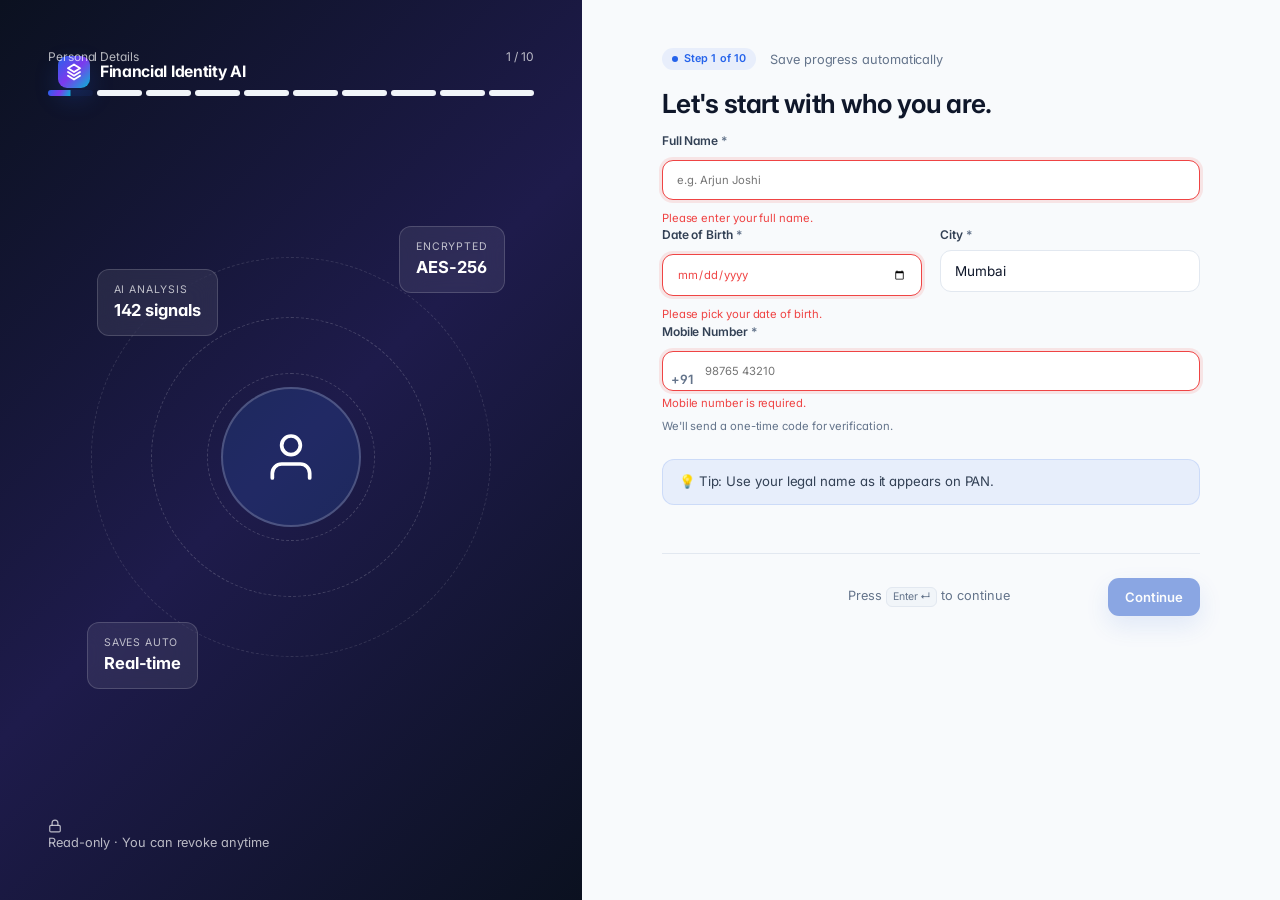
<file: income-quality.html>
<!DOCTYPE html>
<html lang="en">
<head>
<meta charset="UTF-8" />
<meta name="viewport" content="width=device-width, initial-scale=1.0" />
<title>Income Quality — Financial Identity AI</title>
<link rel="preconnect" href="https://fonts.googleapis.com" />
<link rel="preconnect" href="https://fonts.gstatic.com" crossorigin />
<link href="https://fonts.googleapis.com/css2?family=Inter:wght@400;500;600;650;700;800&display=swap" rel="stylesheet" />
<link rel="stylesheet" href="assets/styles.css" />
<link rel="icon" href="data:image/svg+xml,%3Csvg xmlns='http://www.w3.org/2000/svg' viewBox='0 0 24 24' fill='%232563EB'%3E%3Cpath d='M12 2L4 7l8 5 8-5-8-5z'/%3E%3Cpath d='M4 17l8 5 8-5M4 12l8 5 8-5' fill='none' stroke='white' stroke-width='1.5'/%3E%3C/svg%3E" />
</head>
<body data-page="income-quality">

<div id="shell"></div>
<script>window.FIA_PAGE = { title: 'Income Quality', crumbs: 'Insights / Income', sub: 'How reliable, growing and stable is your income.' };</script>
<script src="assets/api.js"></script>
<script src="assets/auth.js"></script>
<script src="assets/chrome.js"></script>

<div>
  <!-- Hero (rendered from STORE) -->
  <div class="grid g-4 mb-3" data-r="kpis"></div>

  <!-- Consistency chart + heatmap -->
  <div class="grid mb-3" style="grid-template-columns: 1.4fr 1fr;gap:18px">
    <div class="card elev">
      <div class="card-h">
        <div>
          <h3 class="card-title">Income Consistency · 12 months</h3>
          <p class="card-sub">Each bar = monthly inflow · Dots = expected dates</p>
        </div>
      </div>
      <div class="chart" id="incomeBars" style="height:280px"></div>
      <div class="row mt-2" style="gap:18px;font-size:0.85rem">
        <div><span class="badge success">●</span> Above average</div>
        <div><span class="badge warn">●</span> Below average</div>
        <div class="spacer"></div>
        <div class="muted">Variance: ±₹14,200 · <b style="color:var(--success)">Stable</b></div>
      </div>
    </div>

    <div class="card elev">
      <div class="card-h">
        <div>
          <h3 class="card-title">Payout Heatmap</h3>
          <p class="card-sub">Day × month — colour intensity = amount</p>
        </div>
      </div>
      <div class="heatmap" id="heatmap"></div>
      <div class="row mt-2" style="font-size:0.78rem;color:var(--muted);justify-content:flex-end;gap:6px;align-items:center">
        <span>Less</span>
        <span style="width:14px;height:14px;background:var(--surface-2);border-radius:3px"></span>
        <span style="width:14px;height:14px;background:rgba(37,99,235,.10);border-radius:3px"></span>
        <span style="width:14px;height:14px;background:rgba(37,99,235,.22);border-radius:3px"></span>
        <span style="width:14px;height:14px;background:rgba(37,99,235,.40);border-radius:3px"></span>
        <span style="width:14px;height:14px;background:rgba(37,99,235,.62);border-radius:3px"></span>
        <span style="width:14px;height:14px;background:rgba(37,99,235,.85);border-radius:3px"></span>
        <span>More</span>
      </div>
    </div>
  </div>

  <!-- AI explanation -->
  <div class="grid mb-3" style="grid-template-columns: 1fr 1fr;gap:18px">
    <div class="card elev">
      <div class="card-h">
        <h3 class="card-title">AI Explanation</h3>
        <span class="badge info" id="aiExplainBadge">Why — /100</span>
      </div>
      <div class="col" style="gap:14px" data-r="ai-explain"></div>
    </div>

    <div class="card elev">
      <div class="card-h">
        <h3 class="card-title">Monthly Quality Breakdown</h3>
        <span class="muted" style="font-size:0.85rem">Last 12 months</span>
      </div>
      <div class="col" style="gap:10px" id="monthly"></div>
    </div>
  </div>

  <!-- Income timeline -->
  <div class="card elev">
    <div class="card-h">
      <h3 class="card-title">Income Composition Trend</h3>
      <div class="tabs">
        <button>3M</button>
        <button class="on">12M</button>
        <button>All</button>
      </div>
    </div>
    <div class="chart" id="trendChart" style="height:280px"></div>
  </div>
</div>

<script src="assets/store.js"></script>
<script src="assets/render.js"></script>
<script src="assets/app.js"></script>
<script>
  /* Update the AI explanation badge to reflect the live score */
  document.addEventListener('DOMContentLoaded', () => setTimeout(() => {
    document.addEventListener('storechange', () => {
      const d = STORE.computeDerived();
      const badge = document.getElementById('aiExplainBadge');
      if (badge) badge.textContent = `Why ${d.incomeQuality}/100`;
    });
  }, 0));
</script>
</body>
</html>
</file>
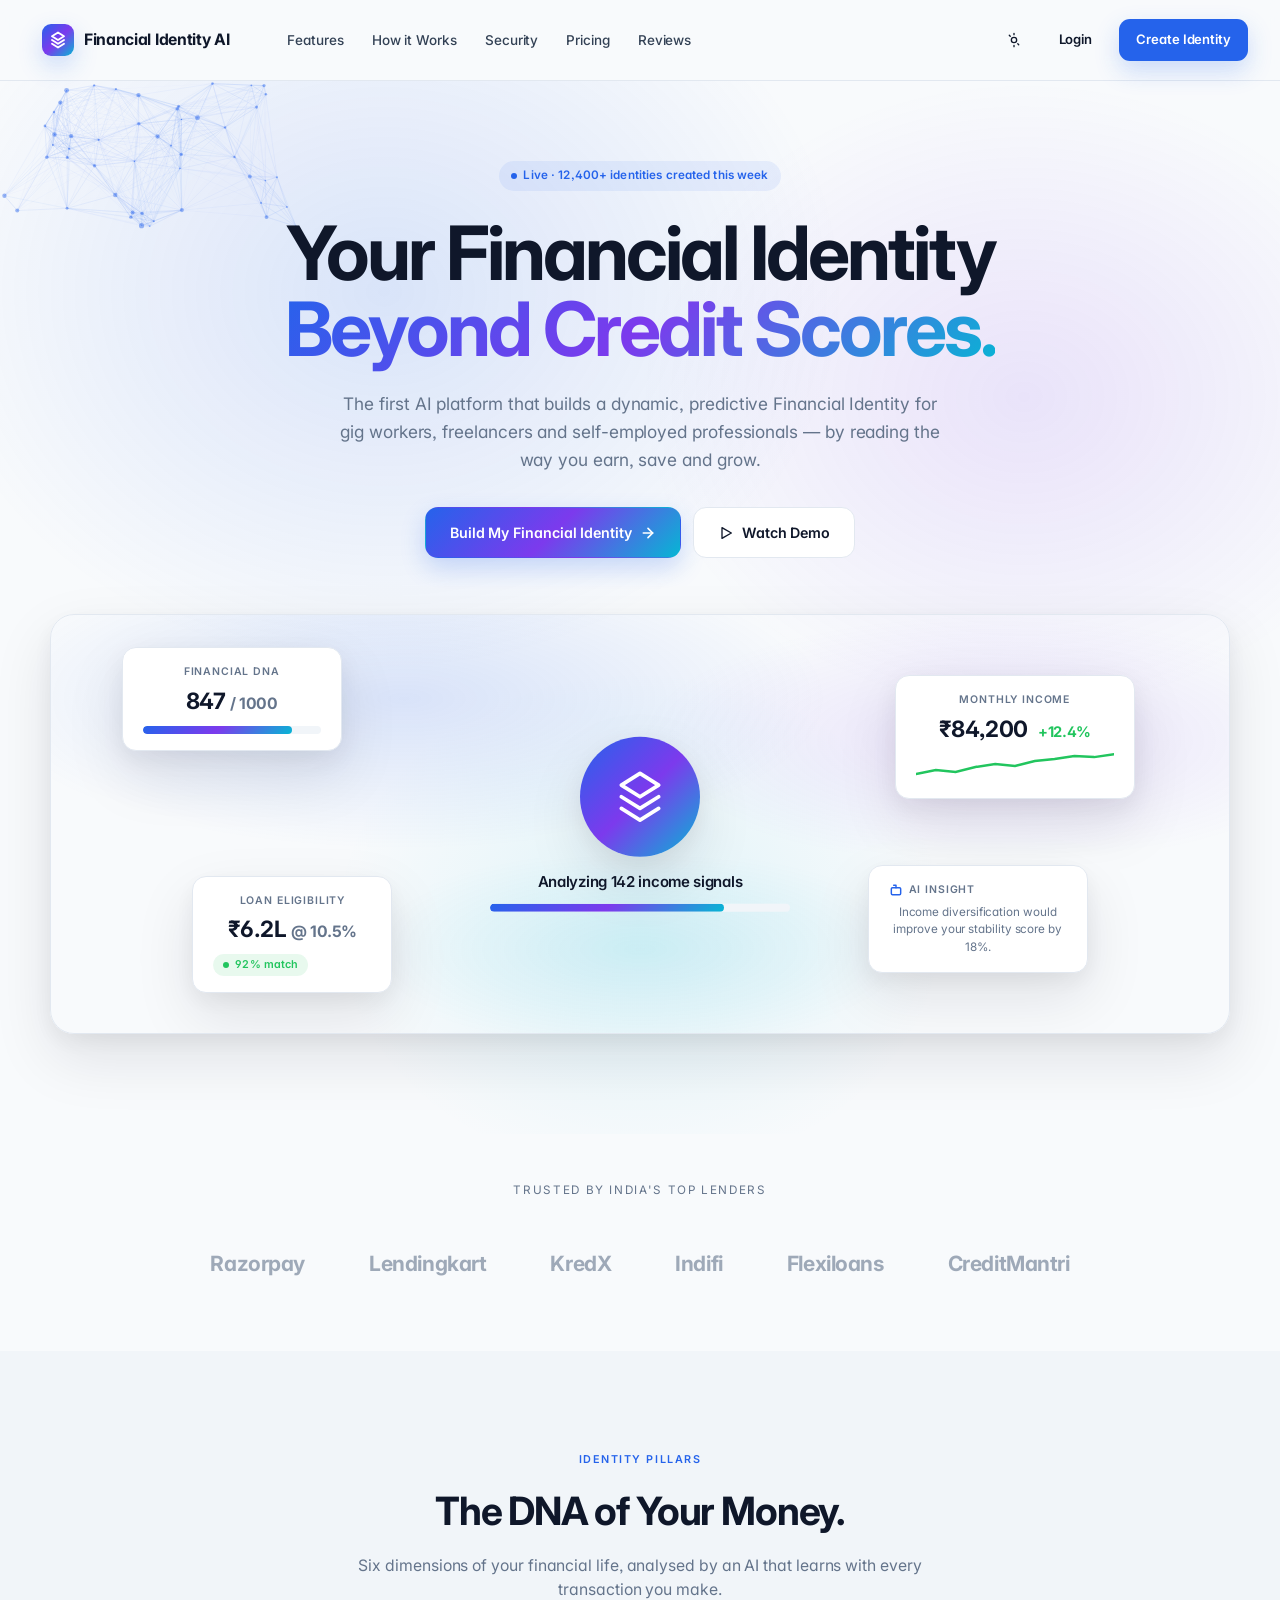
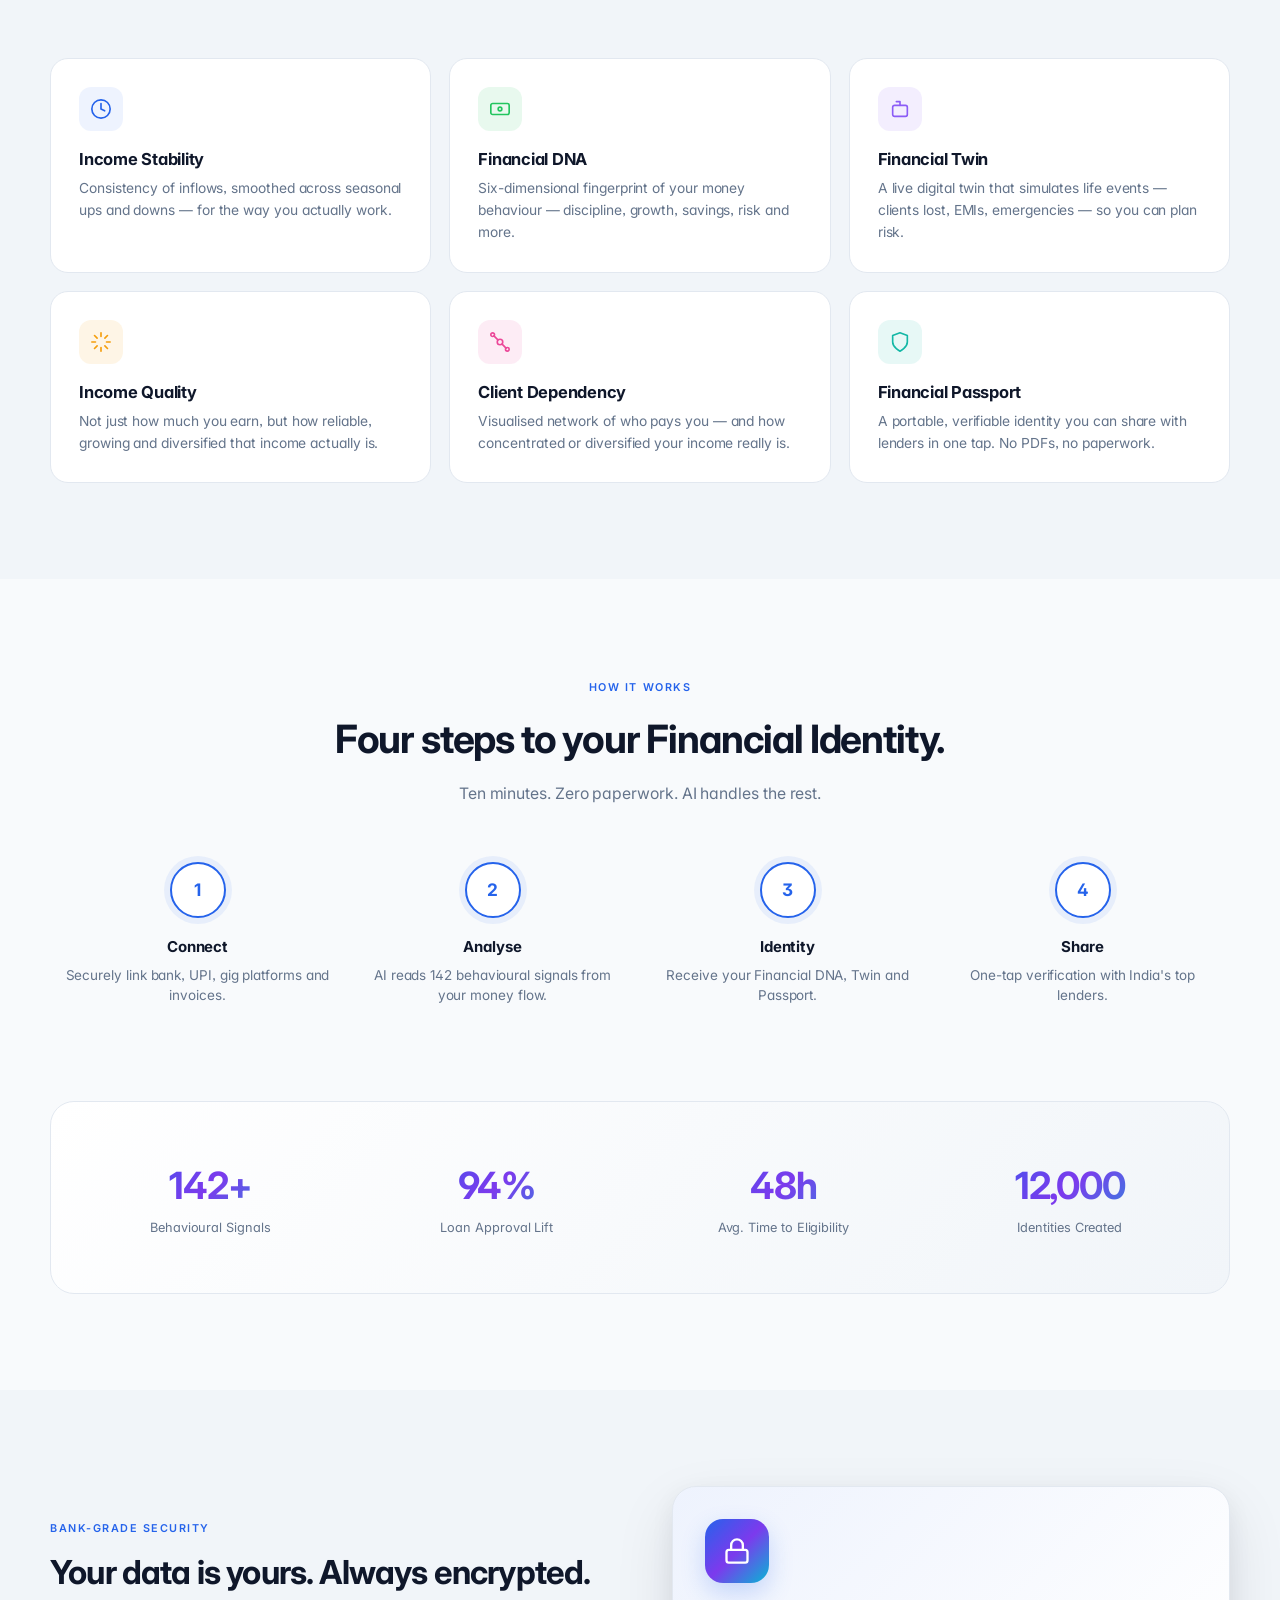
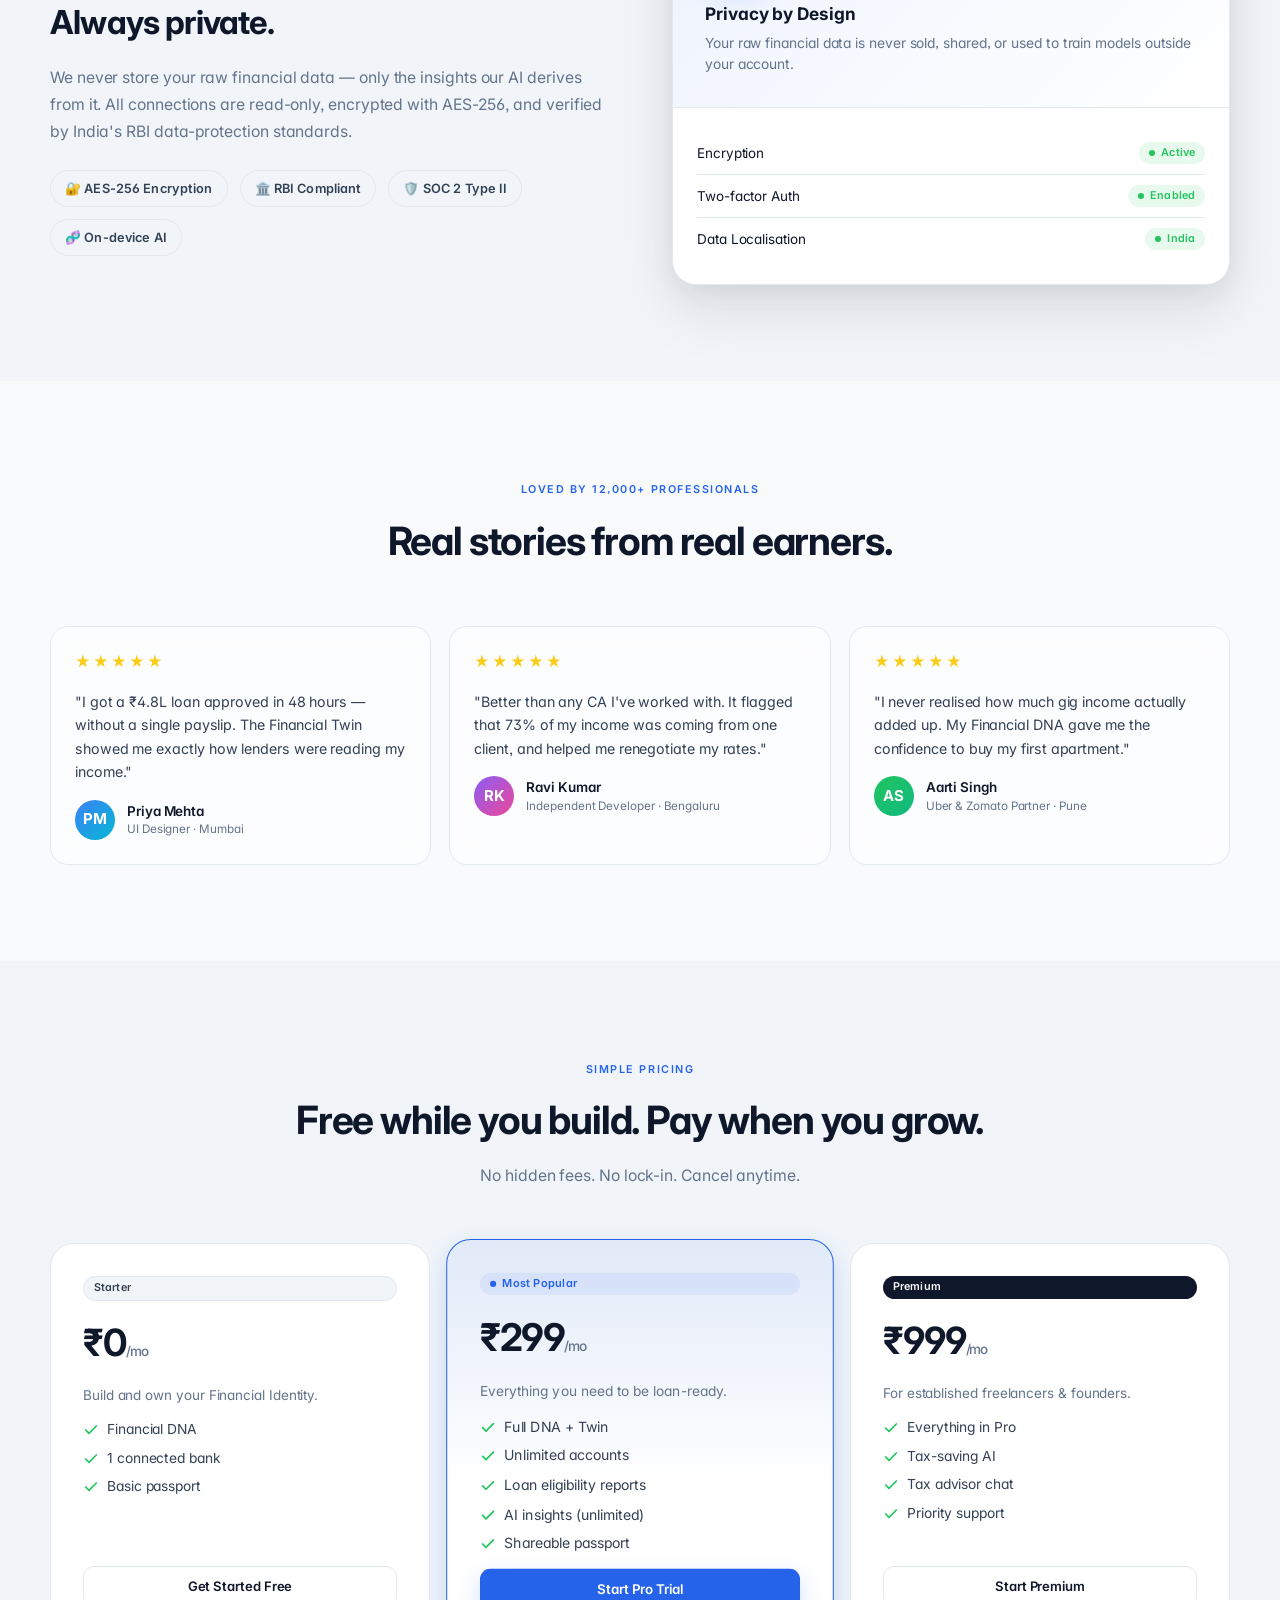
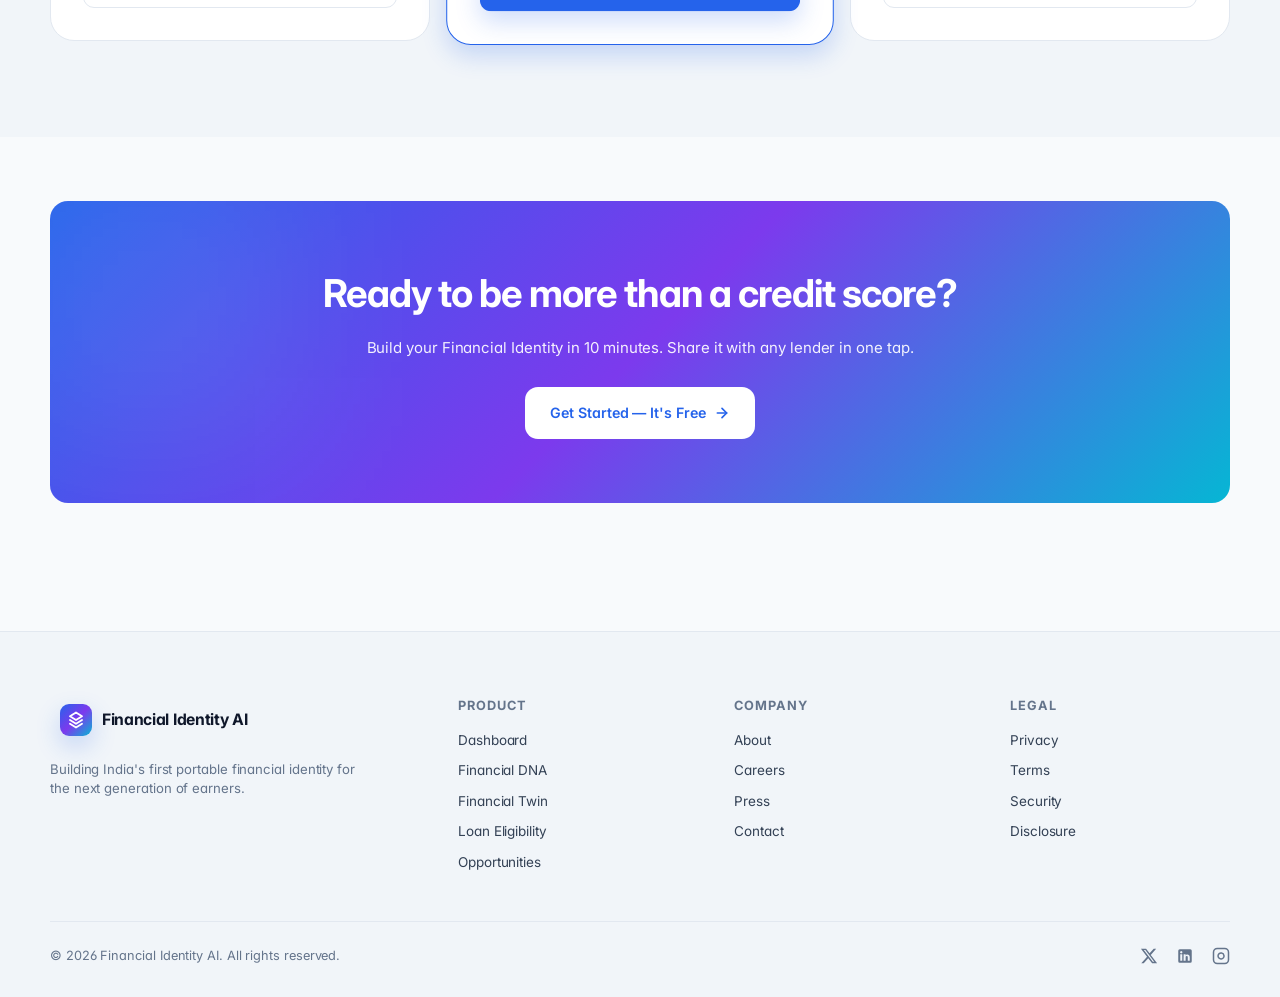
<file: landing.html>
<!DOCTYPE html>
<html lang="en">
<head>
<meta charset="UTF-8" />
<meta name="viewport" content="width=device-width, initial-scale=1.0" />
<title>Financial Identity AI — Beyond Credit Scores</title>
<meta name="description" content="Your Financial Identity Beyond Credit Scores. AI-powered financial identity for gig workers, freelancers and self-employed professionals." />
<link rel="preconnect" href="https://fonts.googleapis.com" />
<link rel="preconnect" href="https://fonts.gstatic.com" crossorigin />
<link href="https://fonts.googleapis.com/css2?family=Inter:wght@400;500;600;650;700;800&display=swap" rel="stylesheet" />
<link rel="stylesheet" href="assets/styles.css" />
<link rel="icon" href="data:image/svg+xml,%3Csvg xmlns='http://www.w3.org/2000/svg' viewBox='0 0 24 24' fill='%232563EB'%3E%3Cpath d='M12 2L4 7l8 5 8-5-8-5z'/%3E%3Cpath d='M4 17l8 5 8-5M4 12l8 5 8-5' fill='none' stroke='white' stroke-width='1.5'/%3E%3C/svg%3E" />
<style>
  /* === Landing-specific === */
  .landing { position: relative; overflow-x: hidden; }
  .nav {
    position: sticky; top: 0; z-index: 50;
    display: flex; align-items: center;
    padding: 16px 32px;
    background: color-mix(in srgb, var(--bg) 80%, transparent);
    backdrop-filter: saturate(180%) blur(14px);
    -webkit-backdrop-filter: saturate(180%) blur(14px);
    border-bottom: 1px solid var(--border);
  }
  .nav nav { display: flex; gap: 28px; margin-left: 48px; }
  .nav nav a { color: var(--text-2); font-size: 0.9rem; font-weight: 500; transition: color 0.2s; }
  .nav nav a:hover { color: var(--accent); }
  .nav .right { margin-left: auto; display: flex; gap: 10px; align-items: center; }

  .hero {
    position: relative;
    padding: 80px 32px 100px;
    text-align: center;
    overflow: hidden;
  }
  .hero .container { max-width: 1180px; margin: 0 auto; position: relative; z-index: 2; }
  .hero h1 {
    font-size: clamp(2.5rem, 6vw, 5rem);
    font-weight: 700;
    letter-spacing: -0.04em;
    line-height: 1.02;
    margin: 0 0 22px;
  }
  .hero h1 .accent { background: var(--gradient-brand); -webkit-background-clip: text; background-clip: text; color: transparent; }
  .hero p.sub {
    font-size: clamp(1rem, 1.4vw, 1.15rem);
    color: var(--muted);
    max-width: 620px;
    margin: 0 auto 32px;
    line-height: 1.65;
  }
  .hero .ctas { display: inline-flex; gap: 12px; }

  .hero-illus {
    margin-top: 56px;
    position: relative;
    height: 420px;
    border-radius: 24px;
    background: var(--gradient-hero);
    overflow: hidden;
    border: 1px solid var(--border);
    box-shadow: var(--shadow-xl);
  }

  /* Section base */
  section { padding: 96px 32px; position: relative; }
  section .container { max-width: 1180px; margin: 0 auto; }
  .sec-title { text-align: center; margin-bottom: 56px; }
  .sec-title h2 {
    font-size: clamp(1.8rem, 3.2vw, 2.6rem);
    letter-spacing: -0.03em;
    font-weight: 700;
    margin: 12px 0 14px;
  }
  .sec-title p { color: var(--muted); max-width: 620px; margin: 0 auto; font-size: 1.05rem; }

  /* Features */
  .features { display: grid; gap: 18px; grid-template-columns: repeat(3, 1fr); }
  @media (max-width: 900px) { .features { grid-template-columns: 1fr; } }
  .feature-card {
    position: relative; padding: 28px;
    background: var(--surface);
    border: 1px solid var(--border);
    border-radius: var(--radius-lg);
    transition: all 0.3s var(--ease);
    overflow: hidden;
  }
  .feature-card .ico {
    width: 44px; height: 44px;
    border-radius: 12px;
    background: var(--accent-soft);
    color: var(--accent);
    display: grid; place-items: center;
    margin-bottom: 16px;
    transition: all 0.3s var(--ease);
  }
  .feature-card h3 { margin: 0 0 6px; font-size: 1.1rem; letter-spacing: -0.015em; }
  .feature-card p { margin: 0; color: var(--muted); font-size: 0.92rem; line-height: 1.6; }
  .feature-card:hover {
    transform: translateY(-4px);
    box-shadow: var(--shadow-xl);
    border-color: transparent;
  }
  .feature-card:hover .ico { transform: scale(1.1) rotate(-3deg); }
  .feature-card::after {
    content: "";
    position: absolute;
    bottom: -40px; right: -40px;
    width: 100px; height: 100px;
    border-radius: 50%;
    background: var(--gradient-brand);
    opacity: 0;
    transition: opacity 0.4s, transform 0.4s;
    filter: blur(40px);
  }
  .feature-card:hover::after { opacity: 0.4; transform: scale(2); }

  /* How it works timeline */
  .steps {
    display: grid;
    gap: 0;
    grid-template-columns: repeat(4, 1fr);
    position: relative;
  }
  .steps::before {
    content: "";
    position: absolute;
    top: 28px; left: 12%; right: 12%;
    height: 2px;
    background: linear-gradient(90deg, var(--accent), transparent);
    z-index: -1;
  }
  @media (max-width: 900px) { .steps { grid-template-columns: 1fr; gap: 32px; } .steps::before { display: none; } }
  .step { text-align: center; padding: 0 14px; }
  .step .num {
    width: 56px; height: 56px;
    border-radius: 50%;
    background: var(--surface);
    border: 2px solid var(--accent);
    color: var(--accent);
    display: grid; place-items: center;
    font-weight: 700;
    margin: 0 auto 18px;
    font-size: 1.15rem;
    box-shadow: 0 0 0 6px var(--accent-soft);
  }
  .step h3 { margin: 0 0 6px; font-size: 1rem; }
  .step p { margin: 0; color: var(--muted); font-size: 0.9rem; }

  /* Stats strip */
  .stats {
    display: grid;
    grid-template-columns: repeat(4, 1fr);
    gap: 32px;
    padding: 56px 32px;
    background: linear-gradient(135deg, var(--surface), var(--surface-2));
    border-radius: var(--radius-xl);
    border: 1px solid var(--border);
  }
  @media (max-width: 900px) { .stats { grid-template-columns: repeat(2,1fr); } }
  .stats .stat-block { text-align: center; }
  .stats .stat-block .v { font-size: 2.5rem; font-weight: 700; letter-spacing: -0.03em; }
  .stats .stat-block .l { color: var(--muted); font-size: 0.85rem; margin-top: 4px; }

  /* Testimonials */
  .testimonials { display: grid; gap: 18px; grid-template-columns: repeat(3, 1fr); }
  @media (max-width: 900px) { .testimonials { grid-template-columns: 1fr; } }
  .t-card {
    padding: 24px;
    background: color-mix(in srgb, var(--surface) 60%, transparent);
    backdrop-filter: blur(12px);
    -webkit-backdrop-filter: blur(12px);
    border: 1px solid var(--border);
    border-radius: var(--radius-lg);
    display: flex; flex-direction: column; gap: 16px;
  }
  .t-card p { margin: 0; font-size: 0.95rem; line-height: 1.65; color: var(--text-2); }
  .t-card .who { display: flex; align-items: center; gap: 12px; }
  .t-card .who .av {
    width: 40px; height: 40px; border-radius: 50%;
    display: grid; place-items: center; color: white; font-weight: 700;
  }
  .t-card .who .name { font-weight: 600; font-size: 0.9rem; }
  .t-card .who .role { font-size: 0.78rem; color: var(--muted); }
  .stars { color: #FACC15; letter-spacing: 2px; }

  /* Logos strip */
  .logos {
    display: flex; align-items: center; justify-content: center;
    gap: 64px; flex-wrap: wrap;
    padding: 24px;
    opacity: 0.6;
  }
  .logos span {
    font-weight: 700; font-size: 1.4rem;
    letter-spacing: -0.02em;
    color: var(--muted);
    transition: color 0.2s;
  }
  .logos span:hover { color: var(--text); }

  /* Pricing */
  .pricing { display: grid; grid-template-columns: repeat(3, 1fr); gap: 20px; }
  @media (max-width: 900px) { .pricing { grid-template-columns: 1fr; } }
  .plan {
    padding: 32px;
    background: var(--surface);
    border: 1px solid var(--border);
    border-radius: var(--radius-xl);
    display: flex; flex-direction: column; gap: 14px;
    transition: all 0.3s var(--ease);
  }
  .plan.feat {
    background: linear-gradient(180deg, var(--accent-soft), var(--surface) 60%);
    border-color: var(--accent);
    box-shadow: var(--shadow-accent);
    transform: scale(1.02);
  }
  .plan:hover { transform: translateY(-4px); box-shadow: var(--shadow-xl); }
  .plan .price { font-size: 2.5rem; font-weight: 700; letter-spacing: -0.03em; }
  .plan ul { list-style: none; padding: 0; margin: 0; display: flex; flex-direction: column; gap: 8px; color: var(--text-2); font-size: 0.92rem; }
  .plan ul li { display: flex; gap: 8px; align-items: start; }
  .plan ul li svg { color: var(--success); flex-shrink: 0; margin-top: 3px; }

  /* Footer */
  footer {
    background: var(--surface-2);
    border-top: 1px solid var(--border);
    padding: 64px 32px 32px;
    margin-top: 64px;
  }
  footer .grid-foot {
    display: grid;
    grid-template-columns: 1.6fr repeat(3, 1fr);
    gap: 56px;
    max-width: 1180px;
    margin: 0 auto 48px;
  }
  @media (max-width: 900px) { footer .grid-foot { grid-template-columns: 1fr 1fr; } }
  footer h4 { margin: 0 0 14px; font-size: 0.85rem; text-transform: uppercase; letter-spacing: 0.08em; color: var(--muted); }
  footer ul { list-style: none; padding: 0; margin: 0; display: flex; flex-direction: column; gap: 8px; }
  footer ul a { font-size: 0.9rem; color: var(--text-2); }
  footer ul a:hover { color: var(--accent); }
  footer .copyright {
    border-top: 1px solid var(--border);
    padding-top: 24px;
    max-width: 1180px;
    margin: 0 auto;
    display: flex;
    justify-content: space-between;
    color: var(--muted);
    font-size: 0.85rem;
  }

  /* Hero illustration */
  .ill-card {
    position: absolute;
    background: var(--surface);
    border: 1px solid var(--border);
    border-radius: 14px;
    padding: 16px 20px;
    box-shadow: var(--shadow-xl);
    animation: float 6s ease-in-out infinite;
  }
  .ill-card.c1 { top: 32px; left: 6%; width: 220px; animation-delay: 0s; }
  .ill-card.c2 { top: 60px; right: 8%; width: 240px; animation-delay: 1s; }
  .ill-card.c3 { bottom: 40px; left: 12%; width: 200px; animation-delay: 2s; }
  .ill-card.c4 { bottom: 60px; right: 12%; width: 220px; animation-delay: 0.5s; }
  .ill-card .lbl { font-size: 0.7rem; color: var(--muted); text-transform: uppercase; letter-spacing: 0.08em; font-weight: 600; }
  .ill-card .val { font-size: 1.5rem; font-weight: 700; letter-spacing: -0.02em; margin-top: 4px; }

  .globe-wrap {
    position: absolute;
    top: 50%; left: 50%;
    transform: translate(-50%, -50%);
    width: 240px; height: 240px;
    border-radius: 50%;
    background: radial-gradient(circle, var(--gradient-brand), transparent 70%);
    opacity: 0.7;
    filter: blur(40px);
  }
</style>
</head>
<body class="landing">
<!-- NAV -->
<div class="nav">
  <a href="landing.html" class="brand">
    <span class="brand-mark">
      <svg width="18" height="18" viewBox="0 0 24 24" fill="none" stroke="currentColor" stroke-width="2.5" stroke-linecap="round" stroke-linejoin="round"><path d="M12 2L4 7l8 5 8-5-8-5z"/><path d="M4 17l8 5 8-5M4 12l8 5 8-5"/></svg>
    </span>
    <span class="brand-name">Financial Identity AI</span>
  </a>
  <nav>
    <a href="#features">Features</a>
    <a href="#how">How it Works</a>
    <a href="#security">Security</a>
    <a href="#pricing">Pricing</a>
    <a href="#testimonials">Reviews</a>
  </nav>
  <div class="right">
    <button class="btn icon ghost" data-theme-toggle>
      <svg width="16" height="16" viewBox="0 0 24 24" fill="none" stroke="currentColor" stroke-width="2" stroke-linecap="round" stroke-linejoin="round"><circle cx="12" cy="12" r="4"/><path d="M12 2v2M12 20v2M4.93 4.93l1.41 1.41M17.66 17.66l1.41 1.41"/></svg>
    </button>
    <a href="login.html" class="btn ghost">Login</a>
    <a href="onboarding.html" class="btn primary">Create Identity</a>
  </div>
</div>

<!-- HERO -->
<section class="hero">
  <div class="bg-mesh"></div>
  <canvas class="particles"></canvas>

  <div class="container fade-up">
    <span class="badge info" style="padding:6px 12px;font-size:0.78rem">
      <span class="dot pulse-soft"></span>
      Live · 12,400+ identities created this week
    </span>
    <h1 style="margin-top:24px">
      Your Financial Identity <br/>
      <span class="accent">Beyond Credit Scores.</span>
    </h1>
    <p class="sub">
      The first AI platform that builds a dynamic, predictive Financial Identity for gig workers, freelancers and self-employed professionals — by reading the way you earn, save and grow.
    </p>
    <div class="ctas">
      <a href="onboarding.html" class="btn btn-grad lg">
        Build My Financial Identity
        <svg width="16" height="16" viewBox="0 0 24 24" fill="none" stroke="currentColor" stroke-width="2.5" stroke-linecap="round" stroke-linejoin="round"><line x1="5" y1="12" x2="19" y2="12"/><polyline points="12 5 19 12 12 19"/></svg>
      </a>
      <a href="#how" class="btn secondary lg">
        <svg width="16" height="16" viewBox="0 0 24 24" fill="none" stroke="currentColor" stroke-width="2" stroke-linecap="round" stroke-linejoin="round"><polygon points="6 4 20 12 6 20 6 4"/></svg>
        Watch Demo
      </a>
    </div>

    <!-- Hero illustration -->
    <div class="hero-illus">
      <div class="globe-wrap"></div>

      <div class="ill-card c1">
        <div class="lbl">Financial DNA</div>
        <div class="val">847 <span style="font-size:0.7em;color:var(--muted)">/ 1000</span></div>
        <div class="progress" style="margin-top:8px"><div class="fill" style="width:84%"></div></div>
      </div>

      <div class="ill-card c2">
        <div class="lbl">Monthly Income</div>
        <div class="val">₹84,200 <span class="delta up" style="font-size:0.65em;margin-left:6px">+12.4%</span></div>
        <svg style="margin-top:6px" viewBox="0 0 200 30" height="30">
          <polyline points="0,22 20,18 40,20 60,15 80,12 100,14 120,9 140,7 160,4 180,5 200,2" fill="none" stroke="#22C55E" stroke-width="2.5" stroke-linecap="round" />
        </svg>
      </div>

      <div class="ill-card c3">
        <div class="lbl">Loan Eligibility</div>
        <div class="val">₹6.2L <span style="font-size:0.7em;color:var(--muted)">@ 10.5%</span></div>
        <div class="row" style="margin-top:8px;gap:6px;font-size:0.7rem"><span class="badge success"><span class="dot"></span> 92% match</span></div>
      </div>

      <div class="ill-card c4">
        <div class="lbl" style="display:flex;align-items:center;gap:6px">
          <svg width="14" height="14" viewBox="0 0 24 24" fill="none" stroke="#2563EB" stroke-width="2.5" stroke-linecap="round" stroke-linejoin="round"><path d="M12 8V4H8"/><rect width="16" height="12" x="4" y="8" rx="2"/></svg>
          AI Insight
        </div>
        <p style="margin:6px 0 0;font-size:0.78rem;color:var(--muted);line-height:1.5;max-width:200px">
          Income diversification would improve your stability score by 18%.
        </p>
      </div>

      <!-- Center placeholder -->
      <div style="position:absolute;top:50%;left:50%;transform:translate(-50%,-50%);text-align:center;width:300px">
        <div style="width:120px;height:120px;margin:0 auto 14px;background:var(--gradient-brand);border-radius:50%;display:grid;place-items:center;color:white;box-shadow:var(--shadow-xl)">
          <svg width="56" height="56" viewBox="0 0 24 24" fill="none" stroke="currentColor" stroke-width="1.6" stroke-linecap="round" stroke-linejoin="round"><path d="M12 2L4 7l8 5 8-5-8-5z"/><path d="M4 17l8 5 8-5M4 12l8 5 8-5"/></svg>
        </div>
        <div style="font-weight:600;letter-spacing:-0.02em">Analyzing 142 income signals</div>
        <div class="progress" style="margin-top:10px"><div class="fill" style="width:78%"></div></div>
      </div>
    </div>
  </div>
</section>

<!-- LOGOS -->
<section style="padding:48px 32px">
  <div class="container" style="text-align:center">
    <p style="font-size:0.78rem;color:var(--muted);text-transform:uppercase;letter-spacing:0.14em;margin:0 0 24px">Trusted by India's top lenders</p>
    <div class="logos">
      <span>Razorpay</span>
      <span>Lendingkart</span>
      <span>KredX</span>
      <span>Indifi</span>
      <span>Flexiloans</span>
      <span>CreditMantri</span>
    </div>
  </div>
</section>

<!-- FEATURES -->
<section id="features" style="background:var(--surface-2)">
  <div class="container">
    <div class="sec-title">
      <span class="eyebrow">Identity Pillars</span>
      <h2>The DNA of Your Money.</h2>
      <p>Six dimensions of your financial life, analysed by an AI that learns with every transaction you make.</p>
    </div>

    <div class="features">
      <div class="feature-card">
        <div class="ico">
          <svg width="22" height="22" viewBox="0 0 24 24" fill="none" stroke="currentColor" stroke-width="1.8" stroke-linecap="round" stroke-linejoin="round"><circle cx="12" cy="12" r="10"/><path d="M12 6v6l4 2"/></svg>
        </div>
        <h3>Income Stability</h3>
        <p>Consistency of inflows, smoothed across seasonal ups and downs — for the way you actually work.</p>
      </div>

      <div class="feature-card">
        <div class="ico" style="background:rgba(34,197,94,.1);color:var(--success)">
          <svg width="22" height="22" viewBox="0 0 24 24" fill="none" stroke="currentColor" stroke-width="1.8" stroke-linecap="round" stroke-linejoin="round"><rect width="20" height="12" x="2" y="6" rx="2"/><circle cx="12" cy="12" r="2"/></svg>
        </div>
        <h3>Financial DNA</h3>
        <p>Six-dimensional fingerprint of your money behaviour — discipline, growth, savings, risk and more.</p>
      </div>

      <div class="feature-card">
        <div class="ico" style="background:rgba(139,92,246,.1);color:var(--violet)">
          <svg width="22" height="22" viewBox="0 0 24 24" fill="none" stroke="currentColor" stroke-width="1.8" stroke-linecap="round" stroke-linejoin="round"><path d="M12 8V4H8"/><rect width="16" height="12" x="4" y="8" rx="2"/></svg>
        </div>
        <h3>Financial Twin</h3>
        <p>A live digital twin that simulates life events — clients lost, EMIs, emergencies — so you can plan risk.</p>
      </div>

      <div class="feature-card">
        <div class="ico" style="background:rgba(245,158,11,.1);color:var(--warning)">
          <svg width="22" height="22" viewBox="0 0 24 24" fill="none" stroke="currentColor" stroke-width="1.8" stroke-linecap="round" stroke-linejoin="round"><path d="M12 2v4M12 18v4M4.93 4.93l2.83 2.83M16.24 16.24l2.83 2.83M2 12h4M18 12h4M4.93 19.07l2.83-2.83M16.24 7.76l2.83-2.83"/></svg>
        </div>
        <h3>Income Quality</h3>
        <p>Not just how much you earn, but how reliable, growing and diversified that income actually is.</p>
      </div>

      <div class="feature-card">
        <div class="ico" style="background:rgba(236,72,153,.1);color:var(--pink)">
          <svg width="22" height="22" viewBox="0 0 24 24" fill="none" stroke="currentColor" stroke-width="1.8" stroke-linecap="round" stroke-linejoin="round"><circle cx="12" cy="12" r="3"/><circle cx="4" cy="4" r="2"/><circle cx="20" cy="20" r="2"/><path d="M9.7 9.7 5.4 5.4M14.3 14.3l4.3 4.3"/></svg>
        </div>
        <h3>Client Dependency</h3>
        <p>Visualised network of who pays you — and how concentrated or diversified your income really is.</p>
      </div>

      <div class="feature-card">
        <div class="ico" style="background:rgba(20,184,166,.1);color:var(--teal)">
          <svg width="22" height="22" viewBox="0 0 24 24" fill="none" stroke="currentColor" stroke-width="1.8" stroke-linecap="round" stroke-linejoin="round"><path d="M12 22s8-4 8-10V5l-8-3-8 3v7c0 6 8 10 8 10z"/></svg>
        </div>
        <h3>Financial Passport</h3>
        <p>A portable, verifiable identity you can share with lenders in one tap. No PDFs, no paperwork.</p>
      </div>
    </div>
  </div>
</section>

<!-- HOW IT WORKS -->
<section id="how">
  <div class="container">
    <div class="sec-title">
      <span class="eyebrow">How it works</span>
      <h2>Four steps to your Financial Identity.</h2>
      <p>Ten minutes. Zero paperwork. AI handles the rest.</p>
    </div>

    <div class="steps">
      <div class="step fade-up">
        <div class="num">1</div>
        <h3>Connect</h3>
        <p>Securely link bank, UPI, gig platforms and invoices.</p>
      </div>
      <div class="step fade-up">
        <div class="num">2</div>
        <h3>Analyse</h3>
        <p>AI reads 142 behavioural signals from your money flow.</p>
      </div>
      <div class="step fade-up">
        <div class="num">3</div>
        <h3>Identity</h3>
        <p>Receive your Financial DNA, Twin and Passport.</p>
      </div>
      <div class="step fade-up">
        <div class="num">4</div>
        <h3>Share</h3>
        <p>One-tap verification with India's top lenders.</p>
      </div>
    </div>
  </div>
</section>

<!-- STATS -->
<section style="padding-top:0">
  <div class="container">
    <div class="stats">
      <div class="stat-block">
        <div class="v text-grad" data-counter="142" data-prefix="" data-suffix="+">0</div>
        <div class="l">Behavioural Signals</div>
      </div>
      <div class="stat-block">
        <div class="v text-grad" data-counter="94" data-suffix="%">0%</div>
        <div class="l">Loan Approval Lift</div>
      </div>
      <div class="stat-block">
        <div class="v text-grad" data-counter="48" data-suffix="h">0h</div>
        <div class="l">Avg. Time to Eligibility</div>
      </div>
      <div class="stat-block">
        <div class="v text-grad" data-counter="12000" data-prefix="">0</div>
        <div class="l">Identities Created</div>
      </div>
    </div>
  </div>
</section>

<!-- SECURITY -->
<section id="security" style="background:var(--surface-2)">
  <div class="container">
    <div style="display:grid;grid-template-columns:1fr 1fr;gap:64px;align-items:center" class="security-grid">
      <div>
        <span class="eyebrow">Bank-grade Security</span>
        <h2 style="font-size:2.2rem;letter-spacing:-0.025em;margin:10px 0 18px">Your data is yours. Always encrypted. Always private.</h2>
        <p style="color:var(--muted);font-size:1.05rem;line-height:1.7;margin:0 0 24px">
          We never store your raw financial data — only the insights our AI derives from it. All connections are read-only, encrypted with AES-256, and verified by India's RBI data-protection standards.
        </p>
        <ul class="row" style="flex-wrap:wrap;gap:12px;list-style:none;padding:0;margin:0">
          <li class="badge neutral" style="padding:8px 14px;font-size:0.85rem">🔐 AES-256 Encryption</li>
          <li class="badge neutral" style="padding:8px 14px;font-size:0.85rem">🏛️ RBI Compliant</li>
          <li class="badge neutral" style="padding:8px 14px;font-size:0.85rem">🛡️ SOC 2 Type II</li>
          <li class="badge neutral" style="padding:8px 14px;font-size:0.85rem">🧬 On-device AI</li>
        </ul>
      </div>
      <div>
        <div class="card" style="padding:0;background:var(--surface);border:1px solid var(--border);box-shadow:var(--shadow-xl);border-radius:var(--radius-xl);overflow:hidden">
          <div style="padding:32px;background:linear-gradient(135deg,var(--accent-soft),transparent)">
            <div style="width:64px;height:64px;border-radius:18px;background:var(--gradient-brand);display:grid;place-items:center;color:white;margin-bottom:18px;box-shadow:var(--shadow-accent)">
              <svg width="28" height="28" viewBox="0 0 24 24" fill="none" stroke="currentColor" stroke-width="2" stroke-linecap="round" stroke-linejoin="round"><rect width="18" height="11" x="3" y="11" rx="2" ry="2"/><path d="M7 11V7a5 5 0 0 1 10 0v4"/></svg>
            </div>
            <h3 style="margin:0 0 6px;font-size:1.15rem">Privacy by Design</h3>
            <p style="margin:0;color:var(--muted);font-size:0.92rem">Your raw financial data is never sold, shared, or used to train models outside your account.</p>
          </div>
          <div style="padding:24px;border-top:1px solid var(--border)">
            <div class="row" style="justify-content:space-between;padding:10px 0;border-bottom:1px solid var(--border)">
              <span style="font-size:0.9rem">Encryption</span>
              <span class="badge success"><span class="dot"></span> Active</span>
            </div>
            <div class="row" style="justify-content:space-between;padding:10px 0;border-bottom:1px solid var(--border)">
              <span style="font-size:0.9rem">Two-factor Auth</span>
              <span class="badge success"><span class="dot"></span> Enabled</span>
            </div>
            <div class="row" style="justify-content:space-between;padding:10px 0">
              <span style="font-size:0.9rem">Data Localisation</span>
              <span class="badge success"><span class="dot"></span> India</span>
            </div>
          </div>
        </div>
      </div>
    </div>
  </div>
</section>

<style>
  @media (max-width: 900px) {
    .security-grid { grid-template-columns: 1fr !important; }
  }
</style>

<!-- TESTIMONIALS -->
<section id="testimonials">
  <div class="container">
    <div class="sec-title">
      <span class="eyebrow">Loved by 12,000+ professionals</span>
      <h2>Real stories from real earners.</h2>
    </div>

    <div class="testimonials">
      <div class="t-card">
        <div class="stars">★★★★★</div>
        <p>"I got a ₹4.8L loan approved in 48 hours — without a single payslip. The Financial Twin showed me exactly how lenders were reading my income."</p>
        <div class="who">
          <div class="av" style="background:linear-gradient(135deg,#3B82F6,#06B6D4)">PM</div>
          <div>
            <div class="name">Priya Mehta</div>
            <div class="role">UI Designer · Mumbai</div>
          </div>
        </div>
      </div>

      <div class="t-card">
        <div class="stars">★★★★★</div>
        <p>"Better than any CA I've worked with. It flagged that 73% of my income was coming from one client, and helped me renegotiate my rates."</p>
        <div class="who">
          <div class="av" style="background:linear-gradient(135deg,#8B5CF6,#EC4899)">RK</div>
          <div>
            <div class="name">Ravi Kumar</div>
            <div class="role">Independent Developer · Bengaluru</div>
          </div>
        </div>
      </div>

      <div class="t-card">
        <div class="stars">★★★★★</div>
        <p>"I never realised how much gig income actually added up. My Financial DNA gave me the confidence to buy my first apartment."</p>
        <div class="who">
          <div class="av" style="background:linear-gradient(135deg,#22C55E,#10B981)">AS</div>
          <div>
            <div class="name">Aarti Singh</div>
            <div class="role">Uber &amp; Zomato Partner · Pune</div>
          </div>
        </div>
      </div>
    </div>
  </div>
</section>

<!-- PRICING -->
<section id="pricing" style="background:var(--surface-2)">
  <div class="container">
    <div class="sec-title">
      <span class="eyebrow">Simple Pricing</span>
      <h2>Free while you build. Pay when you grow.</h2>
      <p>No hidden fees. No lock-in. Cancel anytime.</p>
    </div>

    <div class="pricing">
      <div class="plan">
        <span class="badge neutral">Starter</span>
        <div class="price">₹0<span style="font-size:0.9rem;color:var(--muted);font-weight:500">/mo</span></div>
        <p style="margin:0;color:var(--muted);font-size:0.9rem">Build and own your Financial Identity.</p>
        <ul>
          <li><svg width="16" height="16" viewBox="0 0 24 24" fill="none" stroke="currentColor" stroke-width="2.5" stroke-linecap="round" stroke-linejoin="round"><polyline points="20 6 9 17 4 12"/></svg> Financial DNA</li>
          <li><svg width="16" height="16" viewBox="0 0 24 24" fill="none" stroke="currentColor" stroke-width="2.5" stroke-linecap="round" stroke-linejoin="round"><polyline points="20 6 9 17 4 12"/></svg> 1 connected bank</li>
          <li><svg width="16" height="16" viewBox="0 0 24 24" fill="none" stroke="currentColor" stroke-width="2.5" stroke-linecap="round" stroke-linejoin="round"><polyline points="20 6 9 17 4 12"/></svg> Basic passport</li>
        </ul>
        <a href="onboarding.html" class="btn secondary" style="margin-top:auto">Get Started Free</a>
      </div>

      <div class="plan feat">
        <span class="badge info"><span class="dot"></span> Most Popular</span>
        <div class="price">₹299<span style="font-size:0.9rem;color:var(--muted);font-weight:500">/mo</span></div>
        <p style="margin:0;color:var(--muted);font-size:0.9rem">Everything you need to be loan-ready.</p>
        <ul>
          <li><svg width="16" height="16" viewBox="0 0 24 24" fill="none" stroke="currentColor" stroke-width="2.5" stroke-linecap="round" stroke-linejoin="round"><polyline points="20 6 9 17 4 12"/></svg> Full DNA + Twin</li>
          <li><svg width="16" height="16" viewBox="0 0 24 24" fill="none" stroke="currentColor" stroke-width="2.5" stroke-linecap="round" stroke-linejoin="round"><polyline points="20 6 9 17 4 12"/></svg> Unlimited accounts</li>
          <li><svg width="16" height="16" viewBox="0 0 24 24" fill="none" stroke="currentColor" stroke-width="2.5" stroke-linecap="round" stroke-linejoin="round"><polyline points="20 6 9 17 4 12"/></svg> Loan eligibility reports</li>
          <li><svg width="16" height="16" viewBox="0 0 24 24" fill="none" stroke="currentColor" stroke-width="2.5" stroke-linecap="round" stroke-linejoin="round"><polyline points="20 6 9 17 4 12"/></svg> AI insights (unlimited)</li>
          <li><svg width="16" height="16" viewBox="0 0 24 24" fill="none" stroke="currentColor" stroke-width="2.5" stroke-linecap="round" stroke-linejoin="round"><polyline points="20 6 9 17 4 12"/></svg> Shareable passport</li>
        </ul>
        <a href="onboarding.html" class="btn primary" style="margin-top:auto">Start Pro Trial</a>
      </div>

      <div class="plan">
        <span class="badge dark">Premium</span>
        <div class="price">₹999<span style="font-size:0.9rem;color:var(--muted);font-weight:500">/mo</span></div>
        <p style="margin:0;color:var(--muted);font-size:0.9rem">For established freelancers &amp; founders.</p>
        <ul>
          <li><svg width="16" height="16" viewBox="0 0 24 24" fill="none" stroke="currentColor" stroke-width="2.5" stroke-linecap="round" stroke-linejoin="round"><polyline points="20 6 9 17 4 12"/></svg> Everything in Pro</li>
          <li><svg width="16" height="16" viewBox="0 0 24 24" fill="none" stroke="currentColor" stroke-width="2.5" stroke-linecap="round" stroke-linejoin="round"><polyline points="20 6 9 17 4 12"/></svg> Tax-saving AI</li>
          <li><svg width="16" height="16" viewBox="0 0 24 24" fill="none" stroke="currentColor" stroke-width="2.5" stroke-linecap="round" stroke-linejoin="round"><polyline points="20 6 9 17 4 12"/></svg> Tax advisor chat</li>
          <li><svg width="16" height="16" viewBox="0 0 24 24" fill="none" stroke="currentColor" stroke-width="2.5" stroke-linecap="round" stroke-linejoin="round"><polyline points="20 6 9 17 4 12"/></svg> Priority support</li>
        </ul>
        <a href="onboarding.html" class="btn secondary" style="margin-top:auto">Start Premium</a>
      </div>
    </div>
  </div>
</section>

<!-- CTA -->
<section style="padding:64px 32px">
  <div class="container">
    <div class="card" style="padding:64px;background:var(--gradient-brand);color:white;text-align:center;border:none;position:relative;overflow:hidden">
      <div class="blob" style="top:-50px;left:-50px;width:300px;height:300px;background:rgba(255,255,255,0.15)"></div>
      <h2 style="font-size:clamp(1.8rem,3vw,2.6rem);margin:0 0 14px;letter-spacing:-0.025em;position:relative">Ready to be more than a credit score?</h2>
      <p style="max-width:560px;margin:0 auto 28px;opacity:0.92;position:relative">Build your Financial Identity in 10 minutes. Share it with any lender in one tap.</p>
      <a href="onboarding.html" class="btn lg" style="background:white;color:var(--accent);position:relative">
        Get Started — It's Free
        <svg width="16" height="16" viewBox="0 0 24 24" fill="none" stroke="currentColor" stroke-width="2.5" stroke-linecap="round" stroke-linejoin="round"><line x1="5" y1="12" x2="19" y2="12"/><polyline points="12 5 19 12 12 19"/></svg>
      </a>
    </div>
  </div>
</section>

<!-- FOOTER -->
<footer>
  <div class="grid-foot">
    <div>
      <a href="landing.html" class="brand" style="margin-bottom:16px">
        <span class="brand-mark"><svg width="18" height="18" viewBox="0 0 24 24" fill="none" stroke="currentColor" stroke-width="2.5" stroke-linecap="round" stroke-linejoin="round"><path d="M12 2L4 7l8 5 8-5-8-5z"/><path d="M4 17l8 5 8-5M4 12l8 5 8-5"/></svg></span>
        <span class="brand-name">Financial Identity AI</span>
      </a>
      <p style="font-size:0.88rem;color:var(--muted);margin:8px 0 0;max-width:320px">Building India's first portable financial identity for the next generation of earners.</p>
    </div>
    <div>
      <h4>Product</h4>
      <ul>
        <li><a href="dashboard.html">Dashboard</a></li>
        <li><a href="financial-dna.html">Financial DNA</a></li>
        <li><a href="financial-twin.html">Financial Twin</a></li>
        <li><a href="loan-eligibility.html">Loan Eligibility</a></li>
        <li><a href="opportunity-engine.html">Opportunities</a></li>
      </ul>
    </div>
    <div>
      <h4>Company</h4>
      <ul>
        <li><a href="#">About</a></li>
        <li><a href="#">Careers</a></li>
        <li><a href="#">Press</a></li>
        <li><a href="#">Contact</a></li>
      </ul>
    </div>
    <div>
      <h4>Legal</h4>
      <ul>
        <li><a href="#">Privacy</a></li>
        <li><a href="#">Terms</a></li>
        <li><a href="#">Security</a></li>
        <li><a href="#">Disclosure</a></li>
      </ul>
    </div>
  </div>
  <div class="copyright">
    <span>© 2026 Financial Identity AI. All rights reserved.</span>
    <div class="row" style="gap:18px">
      <a href="#" aria-label="Twitter">
        <svg width="18" height="18" viewBox="0 0 24 24" fill="currentColor"><path d="M18.244 2.25h3.308l-7.227 8.26 8.502 11.24H16.17l-5.214-6.817L4.99 21.75H1.68l7.73-8.835L1.254 2.25H8.08l4.713 6.231zm-1.161 17.52h1.833L7.084 4.126H5.117z"/></svg>
      </a>
      <a href="#" aria-label="LinkedIn">
        <svg width="18" height="18" viewBox="0 0 24 24" fill="currentColor"><path d="M19 3a2 2 0 0 1 2 2v14a2 2 0 0 1-2 2H5a2 2 0 0 1-2-2V5a2 2 0 0 1 2-2zM8.339 18.337V9.667H5.667v8.67zM7.003 8.5a1.547 1.547 0 0 0 1.087-.441 1.507 1.507 0 0 0 .444-1.079 1.523 1.523 0 0 0-.444-1.087A1.547 1.547 0 0 0 7.003 5.5a1.547 1.547 0 0 0-1.087.441 1.523 1.523 0 0 0-.444 1.087c0 .42.165.815.444 1.079.279.276.654.441 1.087.441zm11.334 9.837v-4.752c0-2.473-1.32-3.622-3.082-3.622-1.42 0-2.057.781-2.412 1.329V9.667h-2.672c.034.755 0 8.67 0 8.67h2.672v-4.846c0-.244.018-.488.09-.662.193-.488.638-.992 1.385-.992.976 0 1.366.738 1.366 1.82v4.68z"/></svg>
      </a>
      <a href="#" aria-label="Instagram">
        <svg width="18" height="18" viewBox="0 0 24 24" fill="none" stroke="currentColor" stroke-width="2"><rect x="2" y="2" width="20" height="20" rx="5"/><path d="M16 11.37A4 4 0 1 1 12.63 8 4 4 0 0 1 16 11.37z"/><line x1="17.5" y1="6.5" x2="17.51" y2="6.5"/></svg>
      </a>
    </div>
  </div>
</footer>

<script src="assets/app.js"></script>
</body>
</html>
</file>
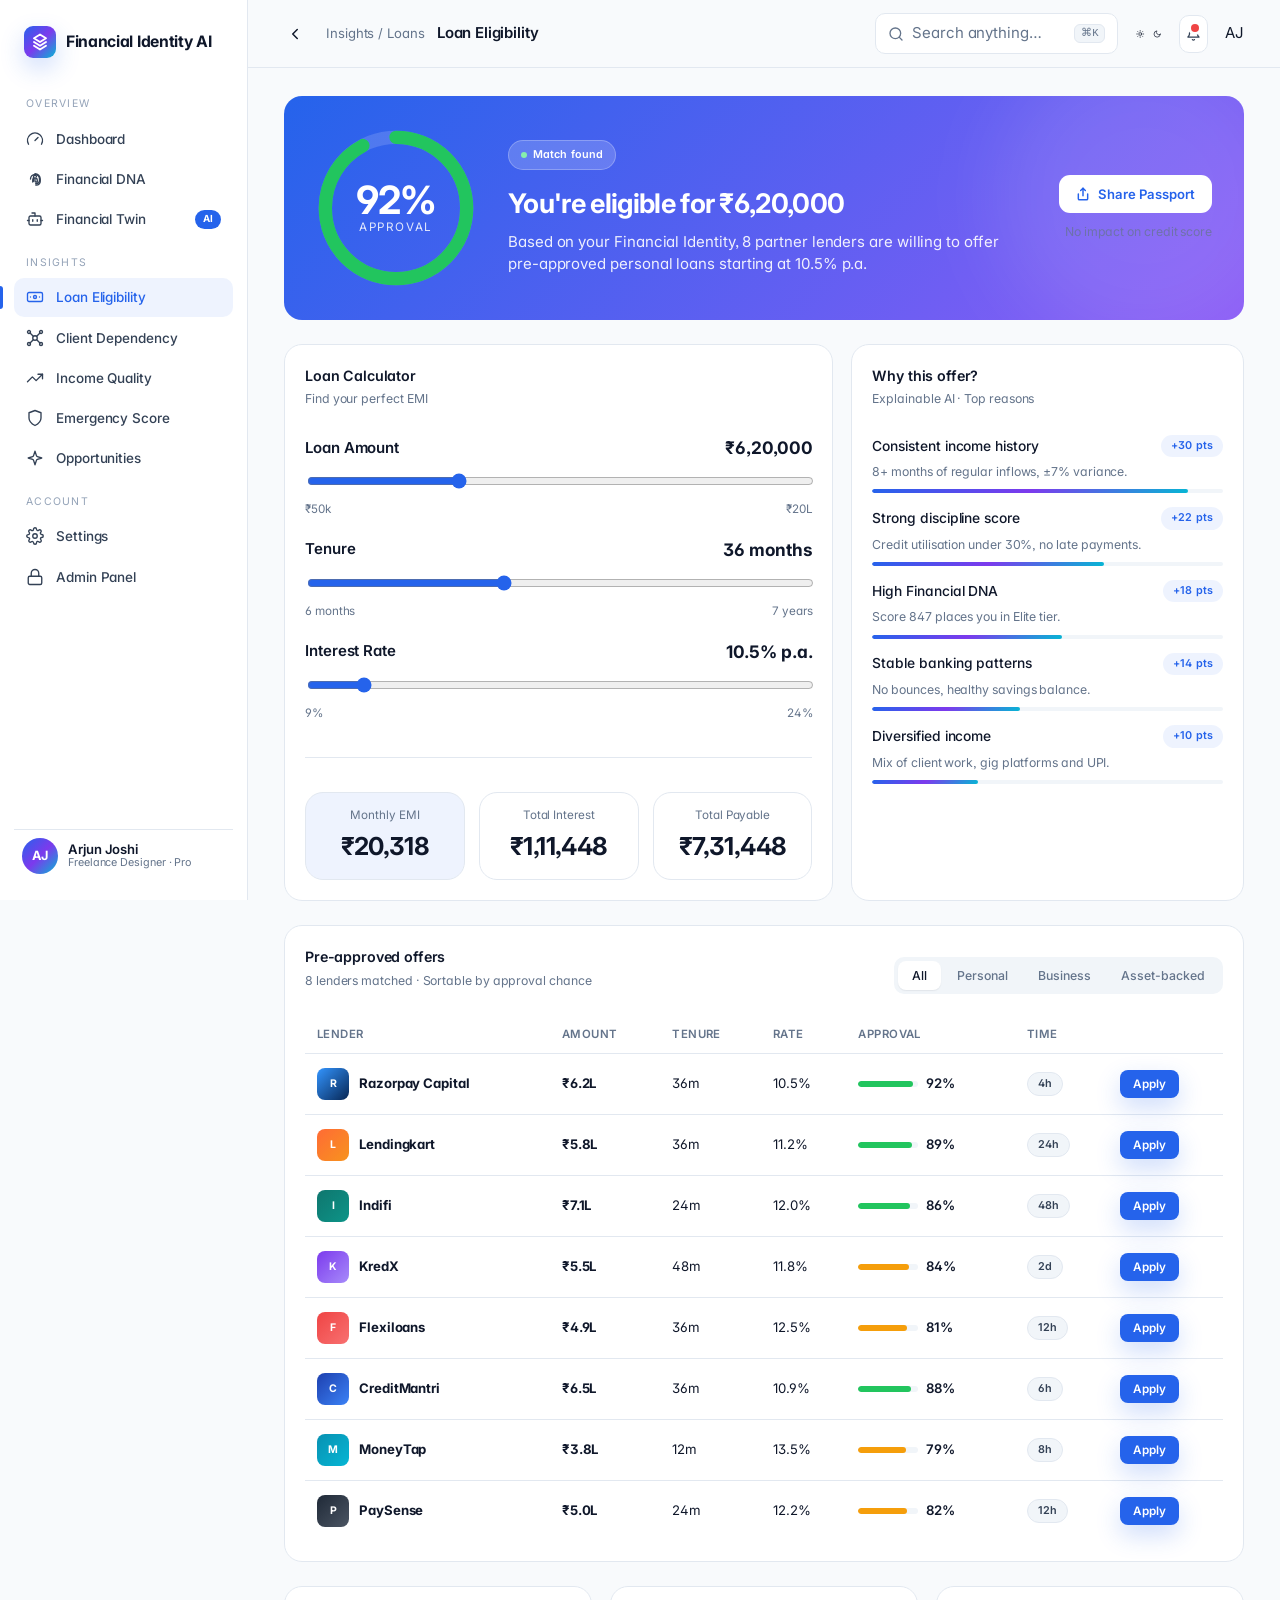
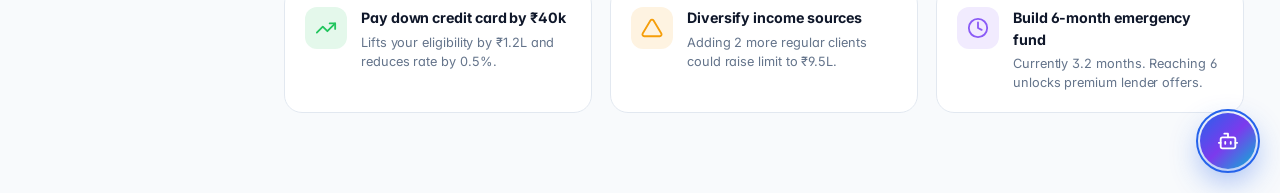
<file: loan-eligibility.html>
<!DOCTYPE html>
<html lang="en">
<head>
<meta charset="UTF-8" />
<meta name="viewport" content="width=device-width, initial-scale=1.0" />
<title>Loan Eligibility — Financial Identity AI</title>
<link rel="preconnect" href="https://fonts.googleapis.com" />
<link rel="preconnect" href="https://fonts.gstatic.com" crossorigin />
<link href="https://fonts.googleapis.com/css2?family=Inter:wght@400;500;600;650;700;800&display=swap" rel="stylesheet" />
<link rel="stylesheet" href="assets/styles.css" />
<link rel="icon" href="data:image/svg+xml,%3Csvg xmlns='http://www.w3.org/2000/svg' viewBox='0 0 24 24' fill='%232563EB'%3E%3Cpath d='M12 2L4 7l8 5 8-5-8-5z'/%3E%3Cpath d='M4 17l8 5 8-5M4 12l8 5 8-5' fill='none' stroke='white' stroke-width='1.5'/%3E%3C/svg%3E" />
</head>
<body>

<div id="shell"></div>
<script>window.FIA_PAGE = { title: 'Loan Eligibility', crumbs: 'Insights / Loans', sub: 'AI-curated offers across 30+ lenders.' };</script>
<script src="assets/api.js"></script>
<script src="assets/auth.js"></script>
<script src="assets/chrome.js"></script>

<div>
  <!-- Probability hero -->
  <div class="card elev mb-3" style="background:linear-gradient(135deg, var(--accent) 0%, var(--violet) 100%);color:white;border:none;padding:32px;position:relative;overflow:hidden">
    <div style="position:absolute;top:-50px;right:-50px;width:300px;height:300px;background:rgba(255,255,255,0.1);border-radius:50%;filter:blur(40px)"></div>
    <div class="grid" style="grid-template-columns:auto 1fr auto;gap:32px;align-items:center;position:relative">
      <div style="position:relative;width:160px;height:160px">
        <svg viewBox="0 0 36 36" style="transform:rotate(-90deg);width:100%;height:100%">
          <circle cx="18" cy="18" r="15.9" fill="none" stroke="rgba(255,255,255,.15)" stroke-width="3" />
          <circle cx="18" cy="18" r="15.9" fill="none" stroke="#22C55E" stroke-width="3" stroke-dasharray="92 100" stroke-linecap="round" />
        </svg>
        <div style="position:absolute;inset:0;display:grid;place-items:center;text-align:center">
          <div>
            <div style="font-size:2.6rem;font-weight:700;letter-spacing:-0.03em;line-height:1">92%</div>
            <div style="opacity:0.85;font-size:0.78rem;text-transform:uppercase;letter-spacing:0.14em">Approval</div>
          </div>
        </div>
      </div>
      <div>
        <span class="badge" style="background:rgba(255,255,255,.18);color:white;border:1px solid rgba(255,255,255,.25);padding:6px 12px">
          <span class="dot pulse-soft" style="background:#86EFAC"></span>
          Match found
        </span>
        <h1 style="margin:14px 0 6px;font-size:1.8rem;letter-spacing:-0.025em">You're eligible for ₹6,20,000</h1>
        <p style="opacity:0.9;margin:0;max-width:540px">Based on your Financial Identity, 8 partner lenders are willing to offer pre-approved personal loans starting at 10.5% p.a.</p>
      </div>
      <div class="col" style="gap:10px;text-align:right">
        <button class="btn" style="background:white;color:var(--accent)">
          <svg width="14" height="14" viewBox="0 0 24 24" fill="none" stroke="currentColor" stroke-width="2.5" stroke-linecap="round" stroke-linejoin="round"><path d="M4 12v8a2 2 0 0 0 2 2h12a2 2 0 0 0 2-2v-8"/><polyline points="16 6 12 2 8 6"/><line x1="12" y1="2" x2="12" y2="15"/></svg>
          Share Passport
        </button>
        <span class="muted" style="opacity:0.7;font-size:0.82rem">No impact on credit score</span>
      </div>
    </div>
  </div>

  <!-- Calculator -->
  <div class="grid mb-3" style="grid-template-columns: 1.4fr 1fr;gap:18px">
    <div class="card elev">
      <div class="card-h">
        <div>
          <h3 class="card-title">Loan Calculator</h3>
          <p class="card-sub">Find your perfect EMI</p>
        </div>
      </div>

      <div class="col" style="gap:18px">
        <div>
          <div class="row between" style="margin-bottom:10px">
            <span style="font-weight:600">Loan Amount</span>
            <span style="font-weight:700;font-size:1.15rem">₹6,20,000</span>
          </div>
          <input type="range" min="50000" max="2000000" value="620000" step="10000" style="width:100%;accent-color:var(--accent)" />
          <div class="row between" style="font-size:0.78rem;color:var(--muted);margin-top:6px"><span>₹50k</span><span>₹20L</span></div>
        </div>

        <div>
          <div class="row between" style="margin-bottom:10px">
            <span style="font-weight:600">Tenure</span>
            <span style="font-weight:700;font-size:1.15rem">36 months</span>
          </div>
          <input type="range" min="6" max="84" value="36" step="6" style="width:100%;accent-color:var(--accent)" />
          <div class="row between" style="font-size:0.78rem;color:var(--muted);margin-top:6px"><span>6 months</span><span>7 years</span></div>
        </div>

        <div>
          <div class="row between" style="margin-bottom:10px">
            <span style="font-weight:600">Interest Rate</span>
            <span style="font-weight:700;font-size:1.15rem">10.5% p.a.</span>
          </div>
          <input type="range" min="9" max="24" value="10.5" step="0.1" style="width:100%;accent-color:var(--accent)" />
          <div class="row between" style="font-size:0.78rem;color:var(--muted);margin-top:6px"><span>9%</span><span>24%</span></div>
        </div>

        <div class="divider"></div>

        <div class="grid g-3" style="gap:14px">
          <div class="card elev" style="padding:14px;background:var(--accent-soft);text-align:center">
            <div style="font-size:0.78rem;color:var(--muted)">Monthly EMI</div>
            <div style="font-size:1.65rem;font-weight:700;letter-spacing:-0.025em;margin-top:4px">₹20,318</div>
          </div>
          <div class="card elev" style="padding:14px;text-align:center">
            <div style="font-size:0.78rem;color:var(--muted)">Total Interest</div>
            <div style="font-size:1.65rem;font-weight:700;letter-spacing:-0.025em;margin-top:4px">₹1,11,448</div>
          </div>
          <div class="card elev" style="padding:14px;text-align:center">
            <div style="font-size:0.78rem;color:var(--muted)">Total Payable</div>
            <div style="font-size:1.65rem;font-weight:700;letter-spacing:-0.025em;margin-top:4px">₹7,31,448</div>
          </div>
        </div>
      </div>
    </div>

    <!-- Reasons -->
    <div class="card elev">
      <div class="card-h">
        <div>
          <h3 class="card-title">Why this offer?</h3>
          <p class="card-sub">Explainable AI · Top reasons</p>
        </div>
      </div>
      <div class="col" style="gap:14px" id="reasonsList"></div>
    </div>
  </div>

  <!-- Lender offers table -->
  <div class="card elev">
    <div class="card-h">
      <div>
        <h3 class="card-title">Pre-approved offers</h3>
        <p class="card-sub">8 lenders matched · Sortable by approval chance</p>
      </div>
      <div class="tabs">
        <button class="on">All</button>
        <button>Personal</button>
        <button>Business</button>
        <button>Asset-backed</button>
      </div>
    </div>
    <table class="tbl">
      <thead>
        <tr><th>Lender</th><th>Amount</th><th>Tenure</th><th>Rate</th><th>Approval</th><th>Time</th><th></th></tr>
      </thead>
      <tbody id="lenderTbl"></tbody>
    </table>
  </div>

  <!-- Improvement suggestions -->
  <div class="grid g-3 mt-3">
    <div class="card elev">
      <div class="row" style="gap:14px;align-items:start">
        <div style="width:42px;height:42px;border-radius:12px;background:rgba(34,197,94,0.12);color:var(--success);display:grid;place-items:center;flex-shrink:0">
          <svg width="22" height="22" viewBox="0 0 24 24" fill="none" stroke="currentColor" stroke-width="2" stroke-linecap="round" stroke-linejoin="round"><polyline points="22 7 13.5 15.5 8.5 10.5 2 17"/><polyline points="16 7 22 7 22 13"/></svg>
        </div>
        <div>
          <h4 style="margin:0 0 4px;font-size:0.95rem">Pay down credit card by ₹40k</h4>
          <p class="muted" style="margin:0;font-size:0.85rem">Lifts your eligibility by ₹1.2L and reduces rate by 0.5%.</p>
        </div>
      </div>
    </div>
    <div class="card elev">
      <div class="row" style="gap:14px;align-items:start">
        <div style="width:42px;height:42px;border-radius:12px;background:rgba(245,158,11,0.12);color:var(--warning);display:grid;place-items:center;flex-shrink:0">
          <svg width="22" height="22" viewBox="0 0 24 24" fill="none" stroke="currentColor" stroke-width="2" stroke-linecap="round" stroke-linejoin="round"><path d="M10.29 3.86 1.82 18a2 2 0 0 0 1.71 3h16.94a2 2 0 0 0 1.71-3L13.71 3.86a2 2 0 0 0-3.42 0z"/></svg>
        </div>
        <div>
          <h4 style="margin:0 0 4px;font-size:0.95rem">Diversify income sources</h4>
          <p class="muted" style="margin:0;font-size:0.85rem">Adding 2 more regular clients could raise limit to ₹9.5L.</p>
        </div>
      </div>
    </div>
    <div class="card elev">
      <div class="row" style="gap:14px;align-items:start">
        <div style="width:42px;height:42px;border-radius:12px;background:rgba(139,92,246,0.12);color:var(--violet);display:grid;place-items:center;flex-shrink:0">
          <svg width="22" height="22" viewBox="0 0 24 24" fill="none" stroke="currentColor" stroke-width="2" stroke-linecap="round" stroke-linejoin="round"><circle cx="12" cy="12" r="10"/><polyline points="12 6 12 12 16 14"/></svg>
        </div>
        <div>
          <h4 style="margin:0 0 4px;font-size:0.95rem">Build 6-month emergency fund</h4>
          <p class="muted" style="margin:0;font-size:0.85rem">Currently 3.2 months. Reaching 6 unlocks premium lender offers.</p>
        </div>
      </div>
    </div>
  </div>
</div>

<script src="assets/app.js"></script>
<script>
document.addEventListener('DOMContentLoaded', () => setTimeout(() => {
  const REASONS = [
    { p: 30, l: 'Consistent income history', d: '8+ months of regular inflows, ±7% variance.' },
    { p: 22, l: 'Strong discipline score', d: 'Credit utilisation under 30%, no late payments.' },
    { p: 18, l: 'High Financial DNA', d: 'Score 847 places you in Elite tier.' },
    { p: 14, l: 'Stable banking patterns', d: 'No bounces, healthy savings balance.' },
    { p: 10, l: 'Diversified income', d: 'Mix of client work, gig platforms and UPI.' },
  ];
  document.getElementById('reasonsList').innerHTML = REASONS.map(r => `
    <div>
      <div class="row between" style="margin-bottom:6px">
        <span style="font-weight:500;font-size:0.92rem">${r.l}</span>
        <span class="badge info">+${r.p} pts</span>
      </div>
      <div class="muted" style="font-size:0.82rem">${r.d}</div>
      <div class="progress mt-1" style="height:4px"><div class="fill" style="width:${r.p * 3}%"></div></div>
    </div>
  `).join('');

  const LENDERS = [
    { l: 'Razorpay Capital', a: '₹6.2L', t: '36m', r: '10.5%', p: 92, d: '4h', logo: 'linear-gradient(135deg,#3395FF,#072654)' },
    { l: 'Lendingkart', a: '₹5.8L', t: '36m', r: '11.2%', p: 89, d: '24h', logo: 'linear-gradient(135deg,#FF6B35,#F7931E)' },
    { l: 'Indifi', a: '₹7.1L', t: '24m', r: '12.0%', p: 86, d: '48h', logo: 'linear-gradient(135deg,#0F766E,#0D9488)' },
    { l: 'KredX', a: '₹5.5L', t: '48m', r: '11.8%', p: 84, d: '2d', logo: 'linear-gradient(135deg,#7C3AED,#A78BFA)' },
    { l: 'Flexiloans', a: '₹4.9L', t: '36m', r: '12.5%', p: 81, d: '12h', logo: 'linear-gradient(135deg,#EF4444,#F87171)' },
    { l: 'CreditMantri', a: '₹6.5L', t: '36m', r: '10.9%', p: 88, d: '6h', logo: 'linear-gradient(135deg,#1E40AF,#3B82F6)' },
    { l: 'MoneyTap', a: '₹3.8L', t: '12m', r: '13.5%', p: 79, d: '8h', logo: 'linear-gradient(135deg,#0891B2,#06B6D4)' },
    { l: 'PaySense', a: '₹5.0L', t: '24m', r: '12.2%', p: 82, d: '12h', logo: 'linear-gradient(135deg,#1F2937,#4B5563)' },
  ];
  document.getElementById('lenderTbl').innerHTML = LENDERS.map(L => `
    <tr>
      <td>
        <div class="row" style="gap:10px">
          <div style="width:32px;height:32px;border-radius:8px;background:${L.logo};display:grid;place-items:center;color:white;font-weight:700;font-size:0.7rem">${L.l[0]}</div>
          <strong>${L.l}</strong>
        </div>
      </td>
      <td><strong>${L.a}</strong></td>
      <td>${L.t}</td>
      <td>${L.r}</td>
      <td>
        <div class="row" style="gap:8px">
          <div class="progress" style="width:60px;height:6px"><div class="fill" style="width:${L.p}%;background:${L.p > 85 ? 'var(--success)' : L.p > 75 ? 'var(--warning)' : 'var(--danger)'}"></div></div>
          <span style="font-weight:600">${L.p}%</span>
        </div>
      </td>
      <td><span class="badge neutral">${L.d}</span></td>
      <td><button class="btn primary sm">Apply</button></td>
    </tr>
  `).join('');
}, 0));
</script>
</body>
</html>
</file>
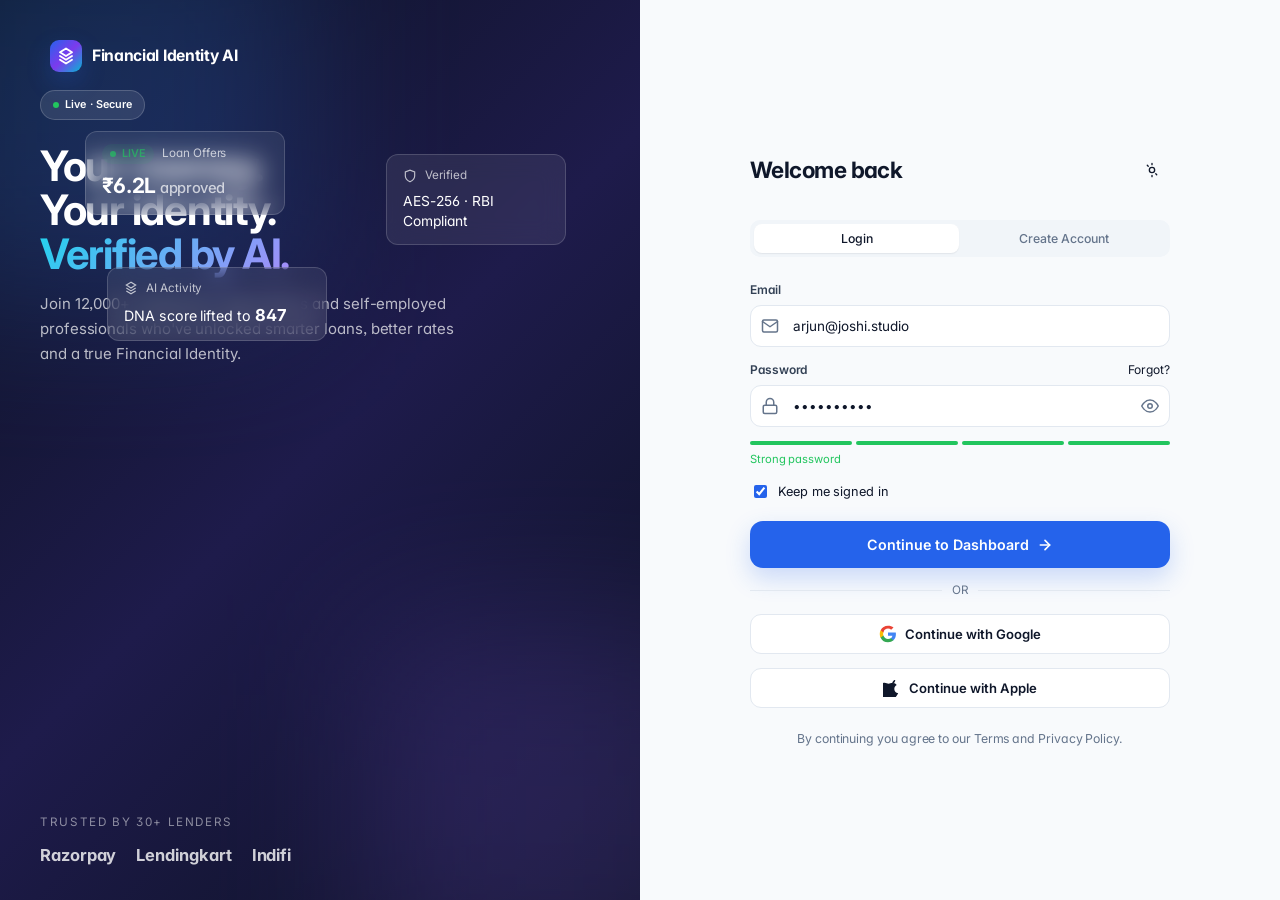
<file: login.html>
<!DOCTYPE html>
<html lang="en">
<head>
<meta charset="UTF-8" />
<meta name="viewport" content="width=device-width, initial-scale=1.0" />
<title>Login — Financial Identity AI</title>
<link rel="preconnect" href="https://fonts.googleapis.com" />
<link rel="preconnect" href="https://fonts.gstatic.com" crossorigin />
<link href="https://fonts.googleapis.com/css2?family=Inter:wght@400;500;600;650;700;800&display=swap" rel="stylesheet" />
<link rel="stylesheet" href="assets/styles.css" />
<link rel="icon" href="data:image/svg+xml,%3Csvg xmlns='http://www.w3.org/2000/svg' viewBox='0 0 24 24' fill='%232563EB'%3E%3Cpath d='M12 2L4 7l8 5 8-5-8-5z'/%3E%3Cpath d='M4 17l8 5 8-5M4 12l8 5 8-5' fill='none' stroke='white' stroke-width='1.5'/%3E%3C/svg%3E" />
<style>
  /* Auth illustration */
  .auth-ill {
    position: relative; width: 100%; max-width: 420px;
    margin: 0 auto;
    aspect-ratio: 1 / 1;
  }
  .auth-ill .orbit {
    position: absolute; border: 1px dashed rgba(255,255,255,.18);
    border-radius: 50%;
    animation: rotate 28s linear infinite;
  }
  .auth-ill .orbit.o1 { inset: 0; }
  .auth-ill .orbit.o2 { inset: 14%; }
  .auth-ill .orbit.o3 { inset: 28%; border-style: solid; border-color: rgba(255,255,255,.08); }
  .auth-ill .core {
    position: absolute; top: 50%; left: 50%;
    transform: translate(-50%,-50%);
    width: 120px; height: 120px; border-radius: 50%;
    background: linear-gradient(135deg,#3B82F6,#8B5CF6);
    display: grid; place-items: center;
    box-shadow: 0 0 80px rgba(59,130,246,.6);
  }
  .auth-ill .node {
    position: absolute; width: 44px; height: 44px;
    background: rgba(255,255,255,.1); border: 1px solid rgba(255,255,255,.2);
    border-radius: 12px; backdrop-filter: blur(12px);
    display: grid; place-items: center; color: white;
    animation: float 5s ease-in-out infinite;
  }
  .auth-ill .node:nth-child(5) { top: 6%; left: 50%; }
  .auth-ill .node:nth-child(6) { top: 50%; right: 0%; animation-delay: 1s; }
  .auth-ill .node:nth-child(7) { bottom: 6%; left: 50%; animation-delay: 2s; }
  .auth-ill .node:nth-child(8) { top: 50%; left: 0%; animation-delay: 1.5s; }
  @keyframes rotate { from { transform: rotate(0); } to { transform: rotate(360deg); } }

  /* strength meter */
  .strength {
    display: flex; gap: 4px; margin-top: 8px;
  }
  .strength span {
    flex: 1; height: 4px; border-radius: 2px;
    background: var(--surface-3);
    transition: background 0.3s;
  }
  .strength.s1 span:nth-child(-n+1) { background: var(--danger); }
  .strength.s2 span:nth-child(-n+2) { background: var(--warning); }
  .strength.s3 span:nth-child(-n+3) { background: var(--accent); }
  .strength.s4 span { background: var(--success); }

  /* Floating highlights */
  .auth-fl {
    position: absolute;
    background: rgba(255,255,255,.08);
    backdrop-filter: blur(12px);
    border: 1px solid rgba(255,255,255,.16);
    border-radius: 12px;
    padding: 12px 16px;
    color: white;
    animation: float 6s ease-in-out infinite;
  }
  .auth-fl.f1 { top: 14%; left: 8%; width: 200px; animation-delay: 0s; }
  .auth-fl.f2 { bottom: 14%; left: 12%; width: 220px; animation-delay: 1.5s; }
  .auth-fl.f3 { top: 22%; right: 6%; width: 180px; animation-delay: 1s; }
</style>
</head>
<body class="no-chrome">

<div class="auth">
  <!-- Artistic side -->
  <div class="auth-art" style="position:relative">
    <div class="blob" style="top:-100px;left:-100px;width:400px;height:400px;background:rgba(59,130,246,0.4)"></div>
    <div class="blob" style="bottom:-100px;right:-100px;width:380px;height:380px;background:rgba(139,92,246,0.35)"></div>

    <a href="landing.html" class="brand" style="color:white;position:absolute;top:32px;left:40px">
      <span class="brand-mark"><svg width="18" height="18" viewBox="0 0 24 24" fill="none" stroke="currentColor" stroke-width="2.5" stroke-linecap="round" stroke-linejoin="round"><path d="M12 2L4 7l8 5 8-5-8-5z"/><path d="M4 17l8 5 8-5M4 12l8 5 8-5"/></svg></span>
      <span class="brand-name">Financial Identity AI</span>
    </a>

    <div style="position:absolute;top:90px;left:40px;right:40px">
      <span class="badge" style="background:rgba(255,255,255,.1);color:white;border:1px solid rgba(255,255,255,.18);padding:6px 12px">
        <span class="dot pulse-soft" style="background:#22C55E"></span>
        Live · Secure
      </span>
      <h1 style="font-size:clamp(2rem,3.5vw,2.8rem);letter-spacing:-0.03em;line-height:1.05;margin:24px 0 16px">
        Your money.<br/>Your identity.<br/><span style="background:linear-gradient(135deg,#22D3EE,#A78BFA);-webkit-background-clip:text;background-clip:text;color:transparent">Verified by AI.</span>
      </h1>
      <p style="color:rgba(255,255,255,.7);font-size:1rem;max-width:420px;line-height:1.65">
        Join 12,000+ freelancers, gig workers and self-employed professionals who've unlocked smarter loans, better rates and a true Financial Identity.
      </p>

      <!-- Floating highlight cards -->
      <div class="auth-fl f1">
        <div class="row" style="gap:8px;font-size:0.78rem;opacity:0.7">
          <span class="badge success" style="padding:2px 8px"><span class="dot"></span> LIVE</span>
          <span>Loan Offers</span>
        </div>
        <div style="font-size:1.4rem;font-weight:700;margin-top:6px;letter-spacing:-0.02em">₹6.2L <span style="font-size:.7em;opacity:.7;font-weight:500">approved</span></div>
      </div>
      <div class="auth-fl f2">
        <div class="row" style="gap:8px;font-size:0.78rem;opacity:0.7">
          <svg width="14" height="14" viewBox="0 0 24 24" fill="none" stroke="currentColor" stroke-width="2"><path d="M12 2L4 7l8 5 8-5-8-5z"/><path d="M4 17l8 5 8-5M4 12l8 5 8-5"/></svg>
          AI Activity
        </div>
        <div style="font-size:0.95rem;margin-top:6px">DNA score lifted to <b style="font-size:1.1rem">847</b></div>
      </div>
      <div class="auth-fl f3">
        <div class="row" style="gap:8px;font-size:0.78rem;opacity:0.7">
          <svg width="14" height="14" viewBox="0 0 24 24" fill="none" stroke="currentColor" stroke-width="2"><path d="M12 22s8-4 8-10V5l-8-3-8 3v7c0 6 8 10 8 10z"/></svg>
          Verified
        </div>
        <div style="font-size:0.92rem;margin-top:6px">AES-256 · RBI Compliant</div>
      </div>
    </div>

    <!-- Trusted by -->
    <div style="position:absolute;bottom:32px;left:40px">
      <p style="color:rgba(255,255,255,.5);font-size:0.78rem;text-transform:uppercase;letter-spacing:0.14em;margin:0 0 12px">Trusted by 30+ lenders</p>
      <div class="row" style="gap:20px;opacity:0.8;font-weight:700;font-size:1.1rem">
        <span>Razorpay</span>
        <span>Lendingkart</span>
        <span>Indifi</span>
      </div>
    </div>
  </div>

  <!-- Form side -->
  <div class="auth-form">
    <div style="max-width:420px;width:100%;margin:0 auto">
      <div class="row" style="justify-content:space-between;margin-bottom:32px">
        <h2 style="margin:0;font-size:1.5rem;letter-spacing:-0.025em;font-weight:700">Welcome back</h2>
        <button class="btn icon ghost" data-theme-toggle>
          <svg width="16" height="16" viewBox="0 0 24 24" fill="none" stroke="currentColor" stroke-width="2" stroke-linecap="round" stroke-linejoin="round"><circle cx="12" cy="12" r="4"/><path d="M12 2v2M12 20v2M4.93 4.93l1.41 1.41M17.66 17.66l1.41 1.41"/></svg>
        </button>
      </div>

      <!-- Toggle -->
      <div class="tabs" style="margin-bottom:24px;width:100%">
        <button class="on" data-tab="login" style="flex:1">Login</button>
        <button data-tab="register" style="flex:1">Create Account</button>
      </div>

      <!-- LOGIN FORM -->
      <form data-form="login" style="display:flex;flex-direction:column;gap:14px" onsubmit="Auth.login(this);return false">
        <div class="field">
          <label>Email</label>
          <div class="input-group">
            <div class="lead">
              <svg width="18" height="18" viewBox="0 0 24 24" fill="none" stroke="currentColor" stroke-width="2" stroke-linecap="round" stroke-linejoin="round"><path d="M4 4h16c1.1 0 2 .9 2 2v12c0 1.1-.9 2-2 2H4c-1.1 0-2-.9-2-2V6c0-1.1.9-2 2-2z"/><polyline points="22,6 12,13 2,6"/></svg>
            </div>
            <input class="input" type="email" placeholder="arjun@joshi.studio" value="arjun@joshi.studio" required />
          </div>
        </div>

        <div class="field">
          <div class="row" style="justify-content:space-between;align-items:center">
            <label style="margin:0">Password</label>
            <a href="#" style="font-size:0.8rem">Forgot?</a>
          </div>
          <div class="input-group">
            <div class="lead">
              <svg width="18" height="18" viewBox="0 0 24 24" fill="none" stroke="currentColor" stroke-width="2" stroke-linecap="round" stroke-linejoin="round"><rect width="18" height="11" x="3" y="11" rx="2" ry="2"/><path d="M7 11V7a5 5 0 0 1 10 0v4"/></svg>
            </div>
            <input class="input" type="password" id="loginPass" placeholder="••••••••" value="Arjun@2026" required />
            <button type="button" class="lead pw-toggle" data-toggle="loginPass" style="left:auto;right:0;width:40px;cursor:pointer;background:transparent;border:0" aria-label="Toggle password visibility">
              <svg width="18" height="18" viewBox="0 0 24 24" fill="none" stroke="currentColor" stroke-width="2" stroke-linecap="round" stroke-linejoin="round"><path d="M1 12s4-8 11-8 11 8 11 8-4 8-11 8-11-8-11-8z"/><circle cx="12" cy="12" r="3"/></svg>
            </button>
          </div>
          <div class="strength s4">
            <span></span><span></span><span></span><span></span>
          </div>
          <span class="hint" style="color:var(--success)">Strong password</span>
        </div>

        <div class="row" style="justify-content:space-between;font-size:0.85rem">
          <label class="row" style="gap:8px;cursor:pointer">
            <input type="checkbox" checked style="accent-color:var(--accent)" />
            Keep me signed in
          </label>
        </div>

        <button class="btn primary lg" type="submit" style="margin-top:6px">
          Continue to Dashboard
          <svg width="16" height="16" viewBox="0 0 24 24" fill="none" stroke="currentColor" stroke-width="2.5" stroke-linecap="round" stroke-linejoin="round"><line x1="5" y1="12" x2="19" y2="12"/><polyline points="12 5 19 12 12 19"/></svg>
        </button>

        <div class="row" style="gap:10px">
          <hr style="flex:1;background:var(--border);border:0;height:1px;margin:0"/>
          <span style="color:var(--muted);font-size:0.78rem">OR</span>
          <hr style="flex:1;background:var(--border);border:0;height:1px;margin:0"/>
        </div>

        <button type="button" class="btn secondary" onclick="location.href='onboarding.html'">
          <svg width="18" height="18" viewBox="0 0 24 24"><path fill="#4285F4" d="M22.56 12.25c0-.78-.07-1.53-.2-2.25H12v4.26h5.92c-.26 1.37-1.04 2.53-2.21 3.31v2.77h3.57c2.08-1.92 3.28-4.74 3.28-8.09z"/><path fill="#34A853" d="M12 23c2.97 0 5.46-.98 7.28-2.66l-3.57-2.77c-.98.66-2.23 1.06-3.71 1.06-2.86 0-5.29-1.93-6.16-4.53H2.18v2.84A10.99 10.99 0 0 0 12 23z"/><path fill="#FBBC05" d="M5.84 14.1A6.96 6.96 0 0 1 5.49 12c0-.73.13-1.43.35-2.1V7.07H2.18A11 11 0 0 0 1 12c0 1.78.43 3.47 1.18 4.97l3.66-2.87z"/><path fill="#EA4335" d="M12 4.75c1.62 0 3.06.56 4.21 1.64l3.15-3.15C17.45 1.79 14.97 1 12 1A10.99 10.99 0 0 0 2.18 7.07l3.66 2.83C6.71 6.31 9.14 4.75 12 4.75z"/></svg>
          Continue with Google
        </button>

        <button type="button" class="btn secondary">
          <svg width="18" height="18" viewBox="0 0 24 24" fill="currentColor"><path d="M16.365 1.43c0 1.14-.45 2.27-1.18 3.13-.74.85-1.94 1.5-2.95 1.42-.12-1.13.45-2.31 1.18-3.13.74-.85 2.04-1.5 2.95-1.42zm3.85 17.36c-.66 1.53-1.04 2.21-1.94 3.56-1.25 1.88-3.01 4.22-5.2 4.24-1.95.03-2.45-1.27-5.1-1.25-2.65.03-3.2 1.28-5.15 1.25-2.19-.02-3.87-2.13-5.12-4-3.36-5.03-3.71-10.94-1.64-14.08 1.47-2.23 3.79-3.54 5.97-3.54 2.21 0 3.6 1.21 5.42 1.21 1.76 0 2.83-1.21 5.4-1.21 1.93 0 3.98 1.05 5.43 2.87-4.77 2.62-3.99 9.45.85 10.95z"/></svg>
          Continue with Apple
        </button>

        <p style="text-align:center;color:var(--muted);font-size:0.82rem;margin:8px 0 0">
          By continuing you agree to our
          <a href="#">Terms</a> and <a href="#">Privacy Policy</a>.
        </p>
      </form>

      <!-- REGISTER FORM (hidden by default) -->
      <form data-form="register" style="display:none;flex-direction:column;gap:14px" onsubmit="Auth.register(this);return false">
        <div class="field">
          <label>Full Name</label>
          <input class="input" type="text" placeholder="Arjun Joshi" required />
        </div>
        <div class="field">
          <label>Email</label>
          <input class="input" type="email" placeholder="you@email.com" required />
        </div>
        <div class="field">
          <label>Password</label>
          <input class="input" type="password" id="regPass" placeholder="Min 8 characters" oninput="updateStrength(this.value)" required />
          <div class="strength" id="strengthBar">
            <span></span><span></span><span></span><span></span>
          </div>
          <span class="hint" id="strengthHint">Use 8+ chars with letters, numbers &amp; symbols</span>
        </div>
        <button class="btn primary lg" type="submit">
          Create Account
          <svg width="16" height="16" viewBox="0 0 24 24" fill="none" stroke="currentColor" stroke-width="2.5" stroke-linecap="round" stroke-linejoin="round"><line x1="5" y1="12" x2="19" y2="12"/><polyline points="12 5 19 12 12 19"/></svg>
        </button>
        <button type="button" class="btn secondary">
          <svg width="18" height="18" viewBox="0 0 24 24"><path fill="#4285F4" d="M22.56 12.25c0-.78-.07-1.53-.2-2.25H12v4.26h5.92c-.26 1.37-1.04 2.53-2.21 3.31v2.77h3.57c2.08-1.92 3.28-4.74 3.28-8.09z"/><path fill="#34A853" d="M12 23c2.97 0 5.46-.98 7.28-2.66l-3.57-2.77c-.98.66-2.23 1.06-3.71 1.06-2.86 0-5.29-1.93-6.16-4.53H2.18v2.84A10.99 10.99 0 0 0 12 23z"/><path fill="#FBBC05" d="M5.84 14.1A6.96 6.96 0 0 1 5.49 12c0-.73.13-1.43.35-2.1V7.07H2.18A11 11 0 0 0 1 12c0 1.78.43 3.47 1.18 4.97l3.66-2.87z"/><path fill="#EA4335" d="M12 4.75c1.62 0 3.06.56 4.21 1.64l3.15-3.15C17.45 1.79 14.97 1 12 1A10.99 10.99 0 0 0 2.18 7.07l3.66 2.83C6.71 6.31 9.14 4.75 12 4.75z"/></svg>
          Sign up with Google
        </button>
      </form>
    </div>
  </div>
</div>

<script src="assets/api.js"></script>
<script src="assets/auth.js"></script>
<script src="assets/app.js"></script>
<script>
  /* Tab toggle */
  document.querySelectorAll('[data-tab]').forEach(b => {
    b.addEventListener('click', () => {
      document.querySelectorAll('[data-tab]').forEach(x => x.classList.remove('on'));
      b.classList.add('on');
      const tab = b.dataset.tab;
      document.querySelectorAll('[data-form]').forEach(f => f.style.display = 'none');
      document.querySelector(`[data-form="${tab}"]`).style.display = 'flex';
    });
  });

  /* Password visibility toggle (eye icon) */
  const EYE_OPEN = '<svg width="18" height="18" viewBox="0 0 24 24" fill="none" stroke="currentColor" stroke-width="2" stroke-linecap="round" stroke-linejoin="round"><path d="M1 12s4-8 11-8 11 8 11 8-4 8-11 8-11-8-11-8z"/><circle cx="12" cy="12" r="3"/></svg>';
  const EYE_OFF = '<svg width="18" height="18" viewBox="0 0 24 24" fill="none" stroke="currentColor" stroke-width="2" stroke-linecap="round" stroke-linejoin="round"><path d="M17.94 17.94A10.07 10.07 0 0 1 12 20c-7 0-11-8-11-8a18.45 18.45 0 0 1 5.06-5.94M9.9 4.24A9.12 9.12 0 0 1 12 4c7 0 11 8 11 8a18.5 18.5 0 0 1-2.16 3.19m-6.72-1.07a3 3 0 1 1-4.24-4.24"/><line x1="1" y1="1" x2="23" y2="23"/></svg>';
  document.querySelectorAll('.pw-toggle').forEach(btn => {
    btn.addEventListener('click', () => {
      const input = document.getElementById(btn.dataset.toggle);
      if (!input) return;
      const showing = input.type === 'password';
      input.type = showing ? 'text' : 'password';
      btn.innerHTML = showing ? EYE_OFF : EYE_OPEN;
    });
  });

  /* Strength meter */
  function updateStrength(v) {
    const bar = document.getElementById('strengthBar');
    const hint = document.getElementById('strengthHint');
    let s = 0;
    if (v.length >= 8) s++;
    if (/[A-Z]/.test(v) && /[a-z]/.test(v)) s++;
    if (/[0-9]/.test(v)) s++;
    if (/[^A-Za-z0-9]/.test(v)) s++;
    bar.className = 'strength' + (s >= 1 ? ' s' + s : '');
    const labels = ['Too weak', 'Weak', 'Fair', 'Good', 'Strong'];
    hint.textContent = labels[s];
    hint.style.color = ['var(--danger)','var(--danger)','var(--warning)','var(--accent)','var(--success)'][s];
  }
</script>
</body>
</html>
</file>
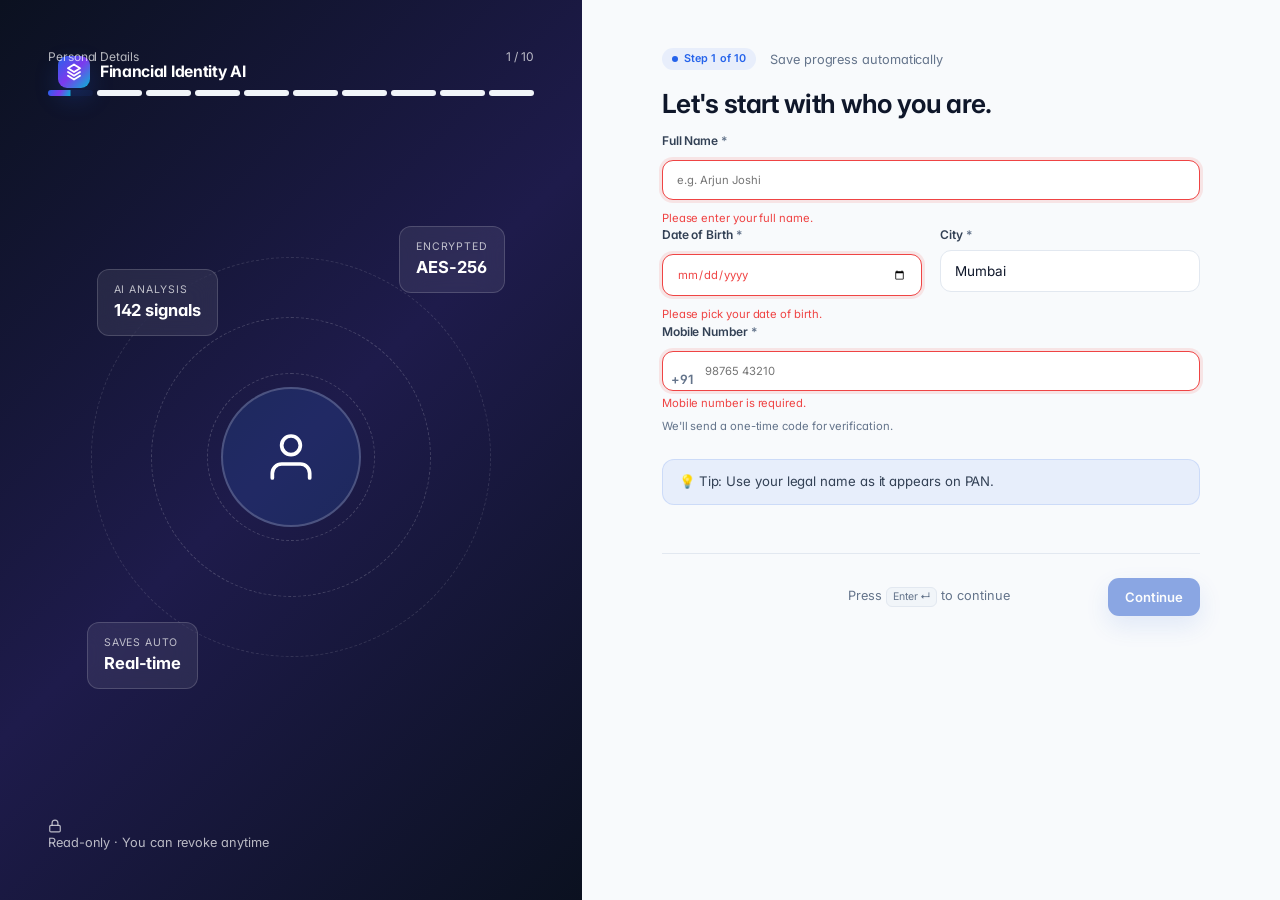
<file: onboarding.html>
<!DOCTYPE html>
<html lang="en">
<head>
<meta charset="UTF-8" />
<meta name="viewport" content="width=device-width, initial-scale=1.0" />
<title>Create Your Identity — Financial Identity AI</title>
<link rel="preconnect" href="https://fonts.googleapis.com" />
<link rel="preconnect" href="https://fonts.gstatic.com" crossorigin />
<link href="https://fonts.googleapis.com/css2?family=Inter:wght@400;500;600;650;700;800&display=swap" rel="stylesheet" />
<link rel="stylesheet" href="assets/styles.css" />
<link rel="icon" href="data:image/svg+xml,%3Csvg xmlns='http://www.w3.org/2000/svg' viewBox='0 0 24 24' fill='%232563EB'%3E%3Cpath d='M12 2L4 7l8 5 8-5-8-5z'/%3E%3Cpath d='M4 17l8 5 8-5M4 12l8 5 8-5' fill='none' stroke='white' stroke-width='1.5'/%3E%3C/svg%3E" />
<style>
  /* Onboarding layout */
  .ob {
    display: grid;
    grid-template-columns: 1fr 1.2fr;
    min-height: 100vh;
  }
  .ob-art {
    position: relative;
    background: linear-gradient(135deg, #0B1120 0%, #1e1b4b 50%, #0B1120 100%);
    color: white;
    display: flex; flex-direction: column;
    padding: 48px;
    overflow: hidden;
  }
  .ob-art .progress-wrap {
    position: absolute; top: 48px; left: 48px; right: 48px;
  }
  .ob-content {
    padding: 48px 80px;
    background: var(--bg);
    overflow-y: auto;
  }
  @media (max-width: 900px) {
    .ob { grid-template-columns: 1fr; }
    .ob-art { padding: 32px; min-height: 220px; }
    .ob-art .progress-wrap { position: static; margin-top: 60px; }
    .ob-content { padding: 24px; }
    .ob-art { display: none; }
  }
  .ob-step {
    display: none;
    animation: fade-up 0.5s var(--ease) both;
  }
  .ob-step.active { display: block; }
  .ob-ill {
    flex: 1; display: grid; place-items: center;
    position: relative;
  }
  .ob-ill .ico-circle {
    width: 140px; height: 140px;
    border-radius: 50%;
    background: rgba(59,130,246,0.15);
    border: 2px solid rgba(255,255,255,0.2);
    display: grid; place-items: center;
    position: relative;
    animation: float 6s ease-in-out infinite;
  }
  .ob-ill .ico-circle::before {
    content: "";
    position: absolute; inset: -16px;
    border-radius: 50%;
    border: 1px dashed rgba(255,255,255,0.18);
    animation: rotate 20s linear infinite;
  }
  .ob-ill .rings {
    position: absolute; inset: 0;
    display: grid; place-items: center;
  }
  .ob-ill .stat-tile {
    position: absolute;
    background: rgba(255,255,255,.08);
    backdrop-filter: blur(12px);
    border: 1px solid rgba(255,255,255,.16);
    border-radius: 12px;
    padding: 12px 16px;
    font-size: 0.85rem;
    animation: float 6s ease-in-out infinite;
  }
  .ob-ill .stat-tile.t1 { top: 24%; left: 10%; animation-delay: 0s; }
  .ob-ill .stat-tile.t2 { top: 18%; right: 6%; animation-delay: 1s; }
  .ob-ill .stat-tile.t3 { bottom: 18%; left: 8%; animation-delay: 2s; }

  .upload-zone {
    border: 2px dashed var(--border-strong);
    border-radius: 14px;
    padding: 28px;
    text-align: center;
    cursor: pointer;
    transition: all 0.25s;
    background: var(--surface);
  }
  .upload-zone:hover { border-color: var(--accent); background: var(--accent-soft); }
  .upload-zone.drag { border-color: var(--accent); background: var(--accent-soft); transform: scale(1.01); }
  .upload-zone .ico {
    width: 56px; height: 56px;
    margin: 0 auto 12px;
    background: var(--accent-soft);
    color: var(--accent);
    border-radius: 14px;
    display: grid; place-items: center;
  }

  .goal-chip {
    display: inline-flex; gap: 6px; align-items: center;
    padding: 8px 14px;
    border-radius: 999px;
    border: 1px solid var(--border);
    cursor: pointer;
    font-size: 0.85rem; font-weight: 500;
    transition: all 0.2s;
  }
  .goal-chip.on {
    background: var(--accent-soft);
    color: var(--accent);
    border-color: var(--accent);
  }
  .goal-chip:hover { border-color: var(--border-strong); }

  .occ-card {
    cursor: pointer;
    text-align: center;
    padding: 24px;
    border: 2px solid transparent;
    transition: all 0.2s;
  }
  .occ-card:hover { border-color: var(--border-strong); }
  .occ-card.on {
    border-color: var(--accent);
    background: var(--accent-soft);
  }

  .bank-tile {
    cursor: pointer;
    padding: 12px;
    text-align: center;
    font-size: 0.85rem;
    border: 2px solid transparent;
    transition: all 0.2s;
  }
  .bank-tile:hover { border-color: var(--border-strong); }
  .bank-tile.on {
    border-color: var(--accent);
    background: var(--accent-soft);
  }
</style>
</head>
<body class="no-chrome" data-page="onboarding">

<div class="ob">
  <!-- Art side -->
  <div class="ob-art">
    <a href="landing.html" class="brand" style="color:white">
      <span class="brand-mark"><svg width="18" height="18" viewBox="0 0 24 24" fill="none" stroke="currentColor" stroke-width="2.5" stroke-linecap="round" stroke-linejoin="round"><path d="M12 2L4 7l8 5 8-5-8-5z"/><path d="M4 17l8 5 8-5M4 12l8 5 8-5"/></svg></span>
      <span class="brand-name">Financial Identity AI</span>
    </a>

    <div class="progress-wrap">
      <div class="row" style="justify-content:space-between;color:rgba(255,255,255,0.7);font-size:0.8rem;margin-bottom:10px">
        <span><span id="stepName">Personal details</span></span>
        <span><span id="stepCur">1</span> / <span id="stepTot">10</span></span>
      </div>
      <div class="step-bar" id="stepBar"></div>
    </div>

    <div class="ob-ill">
      <div class="rings">
        <div style="width:400px;height:400px;border:1px dashed rgba(255,255,255,0.12);border-radius:50%;position:absolute"></div>
        <div style="width:280px;height:280px;border:1px dashed rgba(255,255,255,0.18);border-radius:50%;position:absolute"></div>
      </div>

      <div class="ico-circle" id="obIco">
        <svg width="56" height="56" viewBox="0 0 24 24" fill="none" stroke="white" stroke-width="1.6" stroke-linecap="round" stroke-linejoin="round"><path d="M20 21v-2a4 4 0 0 0-4-4H8a4 4 0 0 0-4 4v2"/><circle cx="12" cy="7" r="4"/></svg>
      </div>

      <div class="stat-tile t1">
        <div style="opacity:0.7;font-size:0.7rem;text-transform:uppercase;letter-spacing:0.08em">AI Analysis</div>
        <div style="font-weight:700;font-size:1.1rem">142 signals</div>
      </div>
      <div class="stat-tile t2">
        <div style="opacity:0.7;font-size:0.7rem;text-transform:uppercase;letter-spacing:0.08em">Encrypted</div>
        <div style="font-weight:700;font-size:1.1rem">AES-256</div>
      </div>
      <div class="stat-tile t3">
        <div style="opacity:0.7;font-size:0.7rem;text-transform:uppercase;letter-spacing:0.08em">Saves Auto</div>
        <div style="font-weight:700;font-size:1.1rem">Real-time</div>
      </div>
    </div>

    <div style="margin-top:auto;color:rgba(255,255,255,0.7);font-size:0.85rem">
      <p style="margin:0"><svg style="vertical-align:middle" width="14" height="14" viewBox="0 0 24 24" fill="none" stroke="currentColor" stroke-width="2"><rect width="18" height="11" x="3" y="11" rx="2" ry="2"/><path d="M7 11V7a5 5 0 0 1 10 0v4"/></svg> Read-only · You can revoke anytime</p>
    </div>
  </div>

  <!-- Content side -->
  <div class="ob-content">
    <div style="max-width:560px;margin:0 auto">
      <div id="obSteps"></div>

      <!-- Footer nav -->
      <div class="row" style="justify-content:space-between;margin-top:48px;padding-top:24px;border-top:1px solid var(--border)">
        <button class="btn ghost" id="obPrev" type="button">
          <svg width="14" height="14" viewBox="0 0 24 24" fill="none" stroke="currentColor" stroke-width="2.5" stroke-linecap="round" stroke-linejoin="round"><line x1="19" y1="12" x2="5" y2="12"/><polyline points="12 19 5 12 12 5"/></svg>
          Back
        </button>
        <span class="muted" style="font-size:0.85rem" id="obHint">Press <span class="kbd">Enter ↵</span> to continue</span>
        <button class="btn primary" id="obNext" type="button">
          Continue
          <svg width="14" height="14" viewBox="0 0 24 24" fill="none" stroke="currentColor" stroke-width="2.5" stroke-linecap="round" stroke-linejoin="round"><line x1="5" y1="12" x2="19" y2="12"/><polyline points="12 5 19 12 12 19"/></svg>
        </button>
      </div>
    </div>
  </div>
</div>

<script src="assets/api.js"></script>
<script src="assets/auth.js"></script>
<script src="assets/store.js"></script>
<script>
/* Onboarding reads/writes STORE at every step so the rest of the
   app sees the user's actual choices. */

const OCCUPATIONS = [
  { k: 'Freelancer',      e: '💻', d: 'I work with multiple clients' },
  { k: 'Gig Worker',      e: '🚀', d: 'Uber, Zomato, Swiggy, etc.' },
  { k: 'Business Owner',  e: '🏪', d: 'I own a small business' },
  { k: 'Creator',         e: '🎨', d: 'YouTube, design, content' },
];

const escapeHtml = (s) => String(s == null ? '' : s).replace(/[&<>"']/g, ch => ({ '&': '&amp;', '<': '&lt;', '>': '&gt;', '"': '&quot;', "'": '&#39;' }[ch]));

/* ===== Validation ===== */
const NAME_RE = /^[\p{L}][\p{L}\s.'-]*[\p{L}.']$/u;
const PHONE_RE = /^[6-9]\d{9}$/;

function todayISO() { return new Date().toISOString().slice(0, 10); }
function yearsBetween(iso) {
  if (!iso) return null;
  const d = new Date(iso);
  if (isNaN(d.getTime())) return null;
  const now = new Date();
  let age = now.getFullYear() - d.getFullYear();
  const m = now.getMonth() - d.getMonth();
  if (m < 0 || (m === 0 && now.getDate() < d.getDate())) age--;
  return age;
}

function cleanPhone(raw) {
  if (!raw) return '';
  return String(raw).replace(/\D/g, '').replace(/^91/, '').replace(/^0/, '');
}

const stepValidators = {
  /* Step 1 — Personal */
  0: (s) => {
    const errs = {};
    const name = (s.personal.name || '').trim();
    if (!name) errs['personal.name'] = 'Please enter your full name.';
    else if (name.length < 2) errs['personal.name'] = 'Name is too short.';
    else if (name.length > 60) errs['personal.name'] = 'Name is too long (max 60 chars).';
    else if (!NAME_RE.test(name)) errs['personal.name'] = 'Use letters, spaces, periods, hyphens only.';

    const dob = s.personal.dob || '';
    if (!dob) errs['personal.dob'] = 'Please pick your date of birth.';
    else {
      const age = yearsBetween(dob);
      if (age === null) errs['personal.dob'] = 'Invalid date.';
      else if (age < 18) errs['personal.dob'] = 'You must be at least 18 years old.';
      else if (age > 100) errs['personal.dob'] = 'Please enter a valid date of birth.';
      else if (dob > todayISO()) errs['personal.dob'] = 'Date of birth cannot be in the future.';
    }

    const city = s.personal.city || '';
    if (!city) errs['personal.city'] = 'Please choose your city.';
    else if (!STORE.catalogs.CITIES.includes(city)) errs['personal.city'] = 'Pick a city from the list.';

    const phoneDigits = cleanPhone(s.personal.phone);
    if (!phoneDigits) errs['personal.phone'] = 'Mobile number is required.';
    else if (!PHONE_RE.test(phoneDigits)) errs['personal.phone'] = 'Enter a valid 10-digit Indian mobile number.';

    return errs;
  },
  /* Step 2 — Occupation */
  1: (s) => s.occupation ? {} : { occupation: 'Please pick how you earn.' },
  /* Step 3 — Income sources */
  2: (s) => s.incomeSources.length ? {} : { sources: 'Select at least one income source.' },
  /* Step 4 — Bank */
  3: (s) => s.banks.primary ? {} : { bank: 'Pick your primary bank to continue.' },
  /* Step 5 — UPI */
  4: (s) => s.upi.length ? {} : { upi: 'Select at least one UPI app.' },
  /* Step 6 — Gig platforms */
  5: (s) => {
    if (!s.incomeSources.includes('Gig Platforms')) return {};
    return s.gigPlatforms.length ? {} : { gigs: 'Pick at least one gig platform you work with.' };
  },
  /* Step 7 — Goals + annual goal */
  6: (s) => {
    const errs = {};
    if (!s.goals.length) errs.goals = 'Pick at least one goal so we can personalise your dashboard.';
    const g = Number(s.annualGoal);
    if (!g || isNaN(g)) errs['annualGoal'] = 'Enter your annual income goal.';
    else if (g < 50000) errs['annualGoal'] = 'Goal must be at least ₹50,000.';
    else if (g > 100000000) errs['annualGoal'] = 'Goal must be under ₹10 crore.';
    return errs;
  },
  /* Step 8 — Permissions: defaults are fine */
  7: () => ({}),
  /* Step 9 — Review (always valid if we got here) */
  8: () => ({}),
  /* Step 10 — Finish */
  9: () => ({}),
};

function validateStep(i = cur) {
  return stepValidators[i] ? stepValidators[i](STORE.get()) : {};
}

let activeErrors = {};

function applyErrorsToDOM() {
  document.querySelectorAll('.field[data-field]').forEach(f => f.removeAttribute('data-field'));
  const root = document.getElementById('obSteps');
  if (!root) return;
  Object.entries(activeErrors).forEach(([k, msg]) => {
    const el = root.querySelector(`[data-bind="${k}"]`) || root.querySelector(`#${CSS.escape(k)}`);
    if (!el) return;
    const field = el.closest('.field') || el.parentElement;
    if (!field) return;
    field.setAttribute('data-field', k);
    field.classList.add('has-error');
    el.classList.add('err');
    el.setAttribute('aria-invalid', 'true');
    let errEl = field.querySelector('.err[data-err]');
    if (!errEl) {
      errEl = document.createElement('span');
      errEl.className = 'err';
      errEl.setAttribute('data-err', k);
      el.insertAdjacentElement('afterend', errEl);
    }
    errEl.textContent = msg;
  });
  /* Clear fields without errors */
  root.querySelectorAll('[data-bind], #annualGoal').forEach(el => {
    const path = el.dataset.bind || el.id;
    if (!activeErrors[path]) {
      el.classList.remove('err');
      el.removeAttribute('aria-invalid');
      const field = el.closest('.field');
      if (field) {
        const errEl = field.querySelector('.err[data-err]');
        if (errEl) errEl.remove();
      }
    }
  });
}

function refreshValidation() {
  activeErrors = validateStep();
  const nextBtn = document.getElementById('obNext');
  if (nextBtn) {
    const last = cur === STEPS.length - 1;
    if (!last && Object.keys(activeErrors).length) {
      nextBtn.setAttribute('disabled', 'true');
    } else {
      nextBtn.removeAttribute('disabled');
    }
  }
}

const STEPS = [
  { name: 'Personal Details', q: 'Let\'s start with who you are.', ico: 'user', render: () => {
    const p = STORE.get().personal;
    const maxDob = (() => {
      const d = new Date(); d.setFullYear(d.getFullYear() - 18);
      return d.toISOString().slice(0, 10);
    })();
    const minDob = (() => {
      const d = new Date(); d.setFullYear(d.getFullYear() - 100);
      return d.toISOString().slice(0, 10);
    })();
    return `
    <div class="field"><label>Full Name <span class="muted">*</span></label><input class="input" data-bind="personal.name" placeholder="e.g. Arjun Joshi" value="${escapeHtml(p.name)}" autocomplete="name" maxlength="60" /></div>
    <div class="grid g-2">
      <div class="field"><label>Date of Birth <span class="muted">*</span></label><input class="input" type="date" data-bind="personal.dob" value="${escapeHtml(p.dob)}" min="${minDob}" max="${maxDob}" /></div>
      <div class="field"><label>City <span class="muted">*</span></label>
        <select class="select" data-bind="personal.city">
          <option value="">— Choose your city —</option>
          ${STORE.catalogs.CITIES.map(c => `<option value="${c}" ${c === p.city ? 'selected' : ''}>${c}</option>`).join('')}
        </select>
      </div>
    </div>
    <div class="field"><label>Mobile Number <span class="muted">*</span></label>
      <div class="input-group">
        <div class="lead" style="font-size:0.85rem;font-weight:600">+91</div>
        <input class="input" data-bind="personal.phone" placeholder="98765 43210" value="${escapeHtml(p.phone)}" inputmode="numeric" autocomplete="tel" maxlength="14" />
      </div>
      <span class="hint">We'll send a one-time code for verification.</span>
    </div>`;
  }, tip: '💡 Tip: Use your legal name as it appears on PAN.', showErrSummary: true},

  { name: 'Occupation', q: 'How do you earn?', ico: 'briefcase', render: () => {
    const cur = STORE.get().occupation;
    return `<div class="grid g-2" id="occGrid">
      ${OCCUPATIONS.map(o => `
        <div class="occ-card card elev ${cur === o.k ? 'on' : ''}" data-occ="${o.k}" tabindex="0" role="button" aria-pressed="${cur === o.k}">
          <div style="font-size:2.5rem">${o.e}</div>
          <strong style="display:block;margin:8px 0 4px">${o.k}</strong>
          <span class="muted" style="font-size:0.85rem">${o.d}</span>
        </div>`).join('')}
    </div>`;
  }, tip: '💡 You can update your occupation type anytime from Settings.'},

  { name: 'Income Sources', q: 'Where does your money come from?', ico: 'income', render: () => {
    const sel = new Set(STORE.get().incomeSources);
    return `<div class="col" style="gap:8px">
      ${STORE.catalogs.SOURCES.map(s => `
        <label class="card elev source-row" style="cursor:pointer;display:flex;align-items:center;gap:14px;padding:14px 18px">
          <div style="width:44px;height:44px;border-radius:12px;background:var(--surface-2);display:grid;place-items:center;font-size:1.4rem">${s.i}</div>
          <div style="flex:1"><strong>${s.n}</strong><div class="muted" style="font-size:0.82rem">${s.d}</div></div>
          <input type="checkbox" data-source="${s.n}" ${sel.has(s.n) ? 'checked' : ''} style="width:18px;height:18px;accent-color:var(--accent)" />
        </label>`).join('')}
    </div>`;
  }, tip: '💡 Select all that apply. Diversified income raises your identity score.'},

  { name: 'Bank Upload', q: 'Connect your primary bank account', ico: 'bank', render: () => {
    const bank = STORE.get().banks;
    return `
    <div class="upload-zone" id="bankDrop" role="button" tabindex="0">
      <div class="ico"><svg width="24" height="24" viewBox="0 0 24 24" fill="none" stroke="currentColor" stroke-width="1.8" stroke-linecap="round" stroke-linejoin="round"><path d="M21 15v4a2 2 0 0 1-2 2H5a2 2 0 0 1-2-2v-4"/><polyline points="17 8 12 3 7 8"/><line x1="12" y1="3" x2="12" y2="15"/></svg></div>
      <strong style="display:block">Drop your bank statement</strong>
      <p class="muted" style="margin:6px 0 0;font-size:0.85rem">CSV, PDF or XLS · Up to 50MB</p>
      <p class="muted" id="bankUploadMsg" style="margin:6px 0 0;font-size:0.85rem;color:var(--success);font-weight:600">${escapeHtml(bank.uploaded || '')}</p>
      <button class="btn secondary sm" style="margin-top:14px" type="button">Browse Files</button>
    </div>
    <div class="grid g-3 mt-2" style="gap:10px">
      ${STORE.catalogs.BANKS.slice(0, 5).map(b => `
        <div class="bank-tile card elev ${bank.primary === b ? 'on' : ''}" data-bank="${b}" tabindex="0" role="button" aria-pressed="${bank.primary === b}"><span style="font-weight:600">${b}</span></div>
      `).join('')}
      <div class="bank-tile more card elev">+${STORE.catalogs.BANKS.length - 5} more</div>
    </div>`;
  }, tip: '💡 We auto-delete uploaded files after 30 days. Raw data never leaves India.'},

  { name: 'UPI Upload', q: 'Link your UPI transaction history', ico: 'upi', render: () => {
    const sel = new Set(STORE.get().upi);
    return `<div class="col" style="gap:8px">
      ${STORE.catalogs.UPI_APPS.map(p => `
        <label class="card elev" style="cursor:pointer;padding:14px 18px;text-align:center;min-width:140px;display:block">
          <input type="checkbox" data-upi="${p}" ${sel.has(p) ? 'checked' : ''} style="accent-color:var(--accent)" />
          <div style="margin-top:6px;font-weight:600">${p}</div>
        </label>`).join('')}
    </div>`;
  }, tip: '💡 UPI data reveals 60% more behavioural insights than bank alone.'},

  { name: 'Gig Platforms', q: 'Which platforms do you work with?', ico: 'platforms', render: () => {
    const sel = new Set(STORE.get().gigPlatforms);
    return `<div class="grid g-3" style="gap:14px">
      ${STORE.catalogs.GIG.map(p => `
        <div class="card elev gig-tile" data-gig="${p}" data-on="${sel.has(p)}" tabindex="0" role="button" aria-pressed="${sel.has(p)}">
          <div style="font-size:2rem">${p[0]}</div>
          <strong style="display:block;margin-top:6px;font-size:0.92rem">${p}</strong>
          <label class="switch" style="margin-top:8px;justify-content:center">
            <input type="checkbox" ${sel.has(p) ? 'checked' : ''} />
            <span class="track"></span>
          </label>
        </div>`).join('')}
    </div>`;
  }, tip: '💡 Platform income earns bonus points in Income Quality.'},

  { name: 'Goals', q: 'What are you saving for?', ico: 'goal', render: () => {
    const sel = new Set(STORE.get().goals);
    const goal = STORE.get().annualGoal || 1500000;
    return `<div class="col" style="gap:14px">
      <p class="muted" style="margin:0">Pick all that apply. We'll personalize your dashboard.</p>
      <div class="row" style="flex-wrap:wrap;gap:10px">
        ${STORE.catalogs.GOALS.map(g => `
          <button type="button" class="goal-chip ${sel.has(g) ? 'on' : ''}" data-goal="${g}" aria-pressed="${sel.has(g)}">${g}</button>
        `).join('')}
      </div>
      <div class="field mt-3">
        <label>Annual Income Goal (₹) <span class="muted">*</span></label>
        <input class="input" type="number" id="annualGoal" value="${goal}" min="50000" max="100000000" step="5000" />
        <span class="hint">What you aim to earn in the next 12 months. Min ₹50,000 · Max ₹10cr.</span>
      </div>
    </div>`;
  }, tip: '💡 We use goals only to suggest opportunities — never to score you lower.'},

  { name: 'Permissions', q: 'Let\'s stay connected', ico: 'bell', render: () => {
    const perms = STORE.get().permissions;
    const items = [
      { k: 'email',       l: 'Email Notifications', d: 'Weekly insights, alerts and tips.' },
      { k: 'push',        l: 'Push Notifications',  d: 'Real-time payment & risk alerts.' },
      { k: 'lenderShare', l: 'Lender Sharing',      d: 'Allow approved lenders to view my Financial Passport.' },
      { k: 'aiTrainer',   l: 'AI Trainer',          d: 'Help improve AI models with anonymized insights.' },
    ];
    return `<div class="col" style="gap:10px">
      ${items.map(p => `
        <div class="card elev" style="padding:14px 18px;display:flex;align-items:center;justify-content:space-between;gap:14px">
          <div>
            <strong style="display:block;font-size:0.95rem">${p.l}</strong>
            <span class="muted" style="font-size:0.82rem">${p.d}</span>
          </div>
          <label class="switch"><input type="checkbox" data-perm="${p.k}" ${perms[p.k] ? 'checked' : ''} /><span class="track"></span></label>
        </div>`).join('')}
    </div>`;
  }, tip: '💡 You can change every permission from Settings later.'},

  { name: 'Review', q: 'Confirm your details', ico: 'check', render: () => {
    const s = STORE.get();
    const d = STORE.computeDerived(s);
    const rows = [
      ['Personal', [
        s.personal.name || '—',
        s.personal.dob || '—',
        s.personal.city || '—',
        s.personal.phone ? '+91 ' + s.personal.phone : '—',
      ]],
      ['Occupation', s.occupation || '—'],
      ['Income Sources', s.incomeSources.length ? s.incomeSources.join(', ') : 'None selected'],
      ['Banking', [
        s.banks.primary ? s.banks.primary + ' Bank' : 'No bank selected',
        s.upi.length + ' UPI app' + (s.upi.length === 1 ? '' : 's') + ' linked',
        s.gigPlatforms.length + ' gig platform' + (s.gigPlatforms.length === 1 ? '' : 's'),
      ]],
      ['Goals', s.goals.length ? s.goals.join(' · ') : 'None selected'],
      ['Annual Goal', '₹' + (s.annualGoal || 0).toLocaleString('en-IN')],
      ['Permissions', Object.values(s.permissions).filter(Boolean).length + ' of 4 enabled'],
      ['DNA Score (preview)', d.dnaScore + '/1000'],
    ];
    return `<div class="card" style="padding:0;overflow:hidden" id="reviewSummary">
      ${rows.map(([k, v]) => `
        <div class="row" style="justify-content:space-between;padding:14px 20px;border-bottom:1px solid var(--border);align-items:start">
          <div style="flex:1"><span class="muted" style="font-size:0.78rem;text-transform:uppercase;letter-spacing:0.08em">${k}</span></div>
          <div style="flex:1.4;text-align:right">
            ${Array.isArray(v) ? v.map(x => `<div style="font-size:0.92rem;font-weight:500">${escapeHtml(x)}</div>`).join('') : `<span style="font-weight:500">${escapeHtml(v)}</span>`}
          </div>
        </div>`).join('')}
      <div class="row" style="justify-content:space-between;padding:14px 20px;align-items:center;background:var(--surface-2)">
        <button class="btn ghost sm" id="obReset" type="button">↻ Start over</button>
        <span class="muted" style="font-size:0.78rem">Edit anything by going Back ↑</span>
      </div>
    </div>`;
  }, tip: '💡 You can edit anything from Settings later.'},

  { name: 'Finish', q: 'You\'re all set!', ico: 'rocket', render: () => `
    <div style="text-align:center;padding:40px 20px">
      <div style="width:96px;height:96px;margin:0 auto 24px;background:var(--success-soft);color:var(--success);border-radius:50%;display:grid;place-items:center;animation:float 4s ease-in-out infinite">
        <svg width="42" height="42" viewBox="0 0 24 24" fill="none" stroke="currentColor" stroke-width="2.5" stroke-linecap="round" stroke-linejoin="round"><polyline points="20 6 9 17 4 12"/></svg>
      </div>
      <h2 style="margin:0;font-size:1.5rem;letter-spacing:-0.025em">Your Financial Identity is being built.</h2>
      <p class="muted" style="margin:12px auto;max-width:420px">AI is analysing your inputs and computing your DNA. This usually takes a few seconds.</p>

      <div class="progress mt-2" style="height:10px"><div class="fill" id="finishBar" style="width:0"></div></div>
      <p class="muted" style="font-size:0.85rem;margin-top:14px"><span id="finishPct">0%</span> · Building your DNA</p>

      <button class="btn btn-grad lg mt-3" id="goDash" type="button" style="display:none">
        Open My Dashboard
        <svg width="16" height="16" viewBox="0 0 24 24" fill="none" stroke="currentColor" stroke-width="2.5" stroke-linecap="round" stroke-linejoin="round"><line x1="5" y1="12" x2="19" y2="12"/><polyline points="12 5 19 12 12 19"/></svg>
      </button>
    </div>
  `, tip: '💡 Hang tight — we\'ll redirect you as soon as your Identity is ready.'},
];

const ICONS = {
  user: '<svg width="56" height="56" viewBox="0 0 24 24" fill="none" stroke="white" stroke-width="1.6" stroke-linecap="round" stroke-linejoin="round"><path d="M20 21v-2a4 4 0 0 0-4-4H8a4 4 0 0 0-4 4v2"/><circle cx="12" cy="7" r="4"/></svg>',
  briefcase: '<svg width="56" height="56" viewBox="0 0 24 24" fill="none" stroke="white" stroke-width="1.6" stroke-linecap="round" stroke-linejoin="round"><rect width="20" height="14" x="2" y="7" rx="2"/><path d="M16 21V5a2 2 0 0 0-2-2h-4a2 2 0 0 0-2 2v16"/></svg>',
  income: '<svg width="56" height="56" viewBox="0 0 24 24" fill="none" stroke="white" stroke-width="1.6" stroke-linecap="round" stroke-linejoin="round"><line x1="12" y1="1" x2="12" y2="23"/><path d="M17 5H9.5a3.5 3.5 0 0 0 0 7h5a3.5 3.5 0 0 1 0 7H6"/></svg>',
  bank: '<svg width="56" height="56" viewBox="0 0 24 24" fill="none" stroke="white" stroke-width="1.6" stroke-linecap="round" stroke-linejoin="round"><path d="M3 21h18M3 10h18M5 6l7-3 7 3M4 10v11M20 10v11M8 14v3M12 14v3M16 14v3"/></svg>',
  upi: '<svg width="56" height="56" viewBox="0 0 24 24" fill="none" stroke="white" stroke-width="1.6" stroke-linecap="round" stroke-linejoin="round"><rect width="20" height="14" x="2" y="5" rx="3"/><line x1="2" y1="10" x2="22" y2="10"/></svg>',
  platforms: '<svg width="56" height="56" viewBox="0 0 24 24" fill="none" stroke="white" stroke-width="1.6" stroke-linecap="round" stroke-linejoin="round"><circle cx="12" cy="12" r="3"/><circle cx="4" cy="4" r="2"/><circle cx="20" cy="20" r="2"/><path d="M9.7 9.7 5.4 5.4M14.3 14.3l4.3 4.3"/></svg>',
  goal: '<svg width="56" height="56" viewBox="0 0 24 24" fill="none" stroke="white" stroke-width="1.6" stroke-linecap="round" stroke-linejoin="round"><circle cx="12" cy="12" r="10"/><circle cx="12" cy="12" r="6"/><circle cx="12" cy="12" r="2"/></svg>',
  bell: '<svg width="56" height="56" viewBox="0 0 24 24" fill="none" stroke="white" stroke-width="1.6" stroke-linecap="round" stroke-linejoin="round"><path d="M6 8a6 6 0 0 1 12 0c0 7 3 9 3 9H3s3-2 3-9"/><path d="M10.3 21a1.94 1.94 0 0 0 3.4 0"/></svg>',
  check: '<svg width="56" height="56" viewBox="0 0 24 24" fill="none" stroke="white" stroke-width="2.5" stroke-linecap="round" stroke-linejoin="round"><polyline points="20 6 9 17 4 12"/></svg>',
  rocket: '<svg width="56" height="56" viewBox="0 0 24 24" fill="none" stroke="white" stroke-width="1.6" stroke-linecap="round" stroke-linejoin="round"><path d="M4.5 16.5c-1.5 1.26-2 5-2 5s3.74-.5 5-2c.71-.84.7-2.13-.09-2.91a2.18 2.18 0 0 0-2.91-.09z"/><path d="M12 15l-3-3a22 22 0 0 1 2-3.95A12.88 12.88 0 0 1 22 2c0 2.72-.78 7.5-6 11a22.35 22.35 0 0 1-4 2z"/><path d="M9 12H4s.55-3.03 2-4c1.62-1.08 5 0 5 0"/><path d="M12 15v5s3.03-.55 4-2c1.08-1.62 0-5 0-5"/></svg>',
};

/* ===== helpers ===== */
const setNested = (obj, path, val) => {
  const keys = path.split('.');
  let o = obj;
  for (let i = 0; i < keys.length - 1; i++) {
    if (!o[keys[i]]) o[keys[i]] = {};
    o = o[keys[i]];
  }
  o[keys[keys.length - 1]] = val;
};
const toggleInArray = (arr, val) => {
  const i = arr.indexOf(val);
  if (i >= 0) arr.splice(i, 1); else arr.push(val);
  return arr;
};

let cur = 0;
const stepBar = document.getElementById('stepBar');
STEPS.forEach((_, i) => {
  const seg = document.createElement('div');
  seg.className = 'seg';
  if (i < cur) seg.classList.add('done');
  if (i === cur) seg.classList.add('cur');
  seg.innerHTML = '<div class="fill"></div>';
  stepBar.appendChild(seg);
});

function render() {
  const s = STEPS[cur];
  document.getElementById('stepName').textContent = s.name;
  document.getElementById('stepCur').textContent = cur + 1;
  document.getElementById('stepTot').textContent = STEPS.length;
  document.getElementById('obIco').innerHTML = ICONS[s.ico];
  document.getElementById('obSteps').innerHTML = `
    <div class="ob-step active" data-step="${cur}">
      <div class="row" style="gap:14px;align-items:center;margin-bottom:14px">
        <span class="badge info"><span class="dot"></span> Step ${cur + 1} of ${STEPS.length}</span>
        <span class="muted" style="font-size:0.85rem">Save progress automatically</span>
      </div>
      <h1 style="font-size:1.75rem;letter-spacing:-0.025em;font-weight:650;margin:0 0 8px">${s.q}</h1>
      ${s.render()}
      <div class="insight mt-3" style="background:var(--accent-soft);border-radius:12px;padding:12px 16px;font-size:0.88rem;display:flex;gap:10px;align-items:center;color:var(--text-2)">
        ${s.tip}
      </div>
    </div>
  `;
  wireStep();
  document.getElementById('obPrev').style.visibility = cur === 0 ? 'hidden' : 'visible';
  const nextBtn = document.getElementById('obNext');
  nextBtn.textContent = cur === STEPS.length - 1 ? 'Finish' : 'Continue';

  [...stepBar.children].forEach((el, i) => {
    el.classList.toggle('done', i <= cur);
    el.classList.toggle('cur', i === cur && i !== STEPS.length - 1);
  });

  refreshValidation();
  if (Object.keys(activeErrors).length) applyErrorsToDOM();

  if (cur === STEPS.length - 1) runFinish();
}

function wireStep() {
  const root = document.getElementById('obSteps');
  if (!root) return;

  /* Generic data-bind inputs */
  root.querySelectorAll('[data-bind]').forEach(el => {
    el.addEventListener('input', () => {
      const path = el.dataset.bind;
      let val = el.value;
      if (path === 'personal.phone') val = cleanPhone(el.value);
      const s = STORE.get();
      setNested(s, path, val);
      STORE.set(s);
      refreshValidation();
      /* Only clear the error for the field that was just edited */
      if (activeErrors[path]) {
        delete activeErrors[path];
        applyErrorsToDOM();
      }
    });
    el.addEventListener('change', () => {
      refreshValidation();
      applyErrorsToDOM();
    });
  });

  /* Occupation cards */
  root.querySelectorAll('.occ-card').forEach(card => {
    const activate = () => {
      STORE.set({ occupation: card.dataset.occ });
      root.querySelectorAll('.occ-card').forEach(c => { c.classList.remove('on'); c.setAttribute('aria-pressed', 'false'); });
      card.classList.add('on');
      card.setAttribute('aria-pressed', 'true');
      delete activeErrors.occupation;
      refreshValidation();
    };
    card.addEventListener('click', activate);
    card.addEventListener('keydown', (e) => {
      if (e.key === 'Enter' || e.key === ' ') { e.preventDefault(); activate(); }
    });
  });

  /* Income sources checkboxes */
  root.querySelectorAll('[data-source]').forEach(cb => {
    cb.addEventListener('change', () => {
      const s = STORE.get();
      toggleInArray(s.incomeSources, cb.dataset.source);
      STORE.set(s);
      delete activeErrors.sources;
      refreshValidation();
    });
  });

  /* Bank tiles */
  root.querySelectorAll('[data-bank]').forEach(tile => {
    const activate = () => {
      STORE.set({ banks: { ...STORE.get().banks, primary: tile.dataset.bank } });
      root.querySelectorAll('[data-bank]').forEach(t => { t.classList.remove('on'); t.setAttribute('aria-pressed', 'false'); });
      tile.classList.add('on');
      tile.setAttribute('aria-pressed', 'true');
      delete activeErrors.bank;
      refreshValidation();
    };
    tile.addEventListener('click', activate);
    tile.addEventListener('keydown', (e) => {
      if (e.key === 'Enter' || e.key === ' ') { e.preventDefault(); activate(); }
    });
  });

  /* Bank drop zone (simulate upload) */
  const drop = root.querySelector('#bankDrop');
  if (drop) {
    const onDrop = () => {
      const s = STORE.get();
      if (!s.banks.uploaded) {
        const filename = (s.banks.primary || 'bank').toLowerCase().replace(/\s+/g, '_') + '_2026.csv';
        STORE.set({ banks: { ...s.banks, uploaded: filename + ' · Uploaded ✓' } });
        drop.classList.add('drag');
      }
    };
    drop.addEventListener('click', onDrop);
    drop.addEventListener('keydown', (e) => {
      if (e.key === 'Enter' || e.key === ' ') { e.preventDefault(); onDrop(); }
    });
  }

  /* UPI apps */
  root.querySelectorAll('[data-upi]').forEach(cb => {
    cb.addEventListener('change', () => {
      const s = STORE.get();
      toggleInArray(s.upi, cb.dataset.upi);
      STORE.set(s);
      delete activeErrors.upi;
      refreshValidation();
    });
  });

  /* Gig platforms */
  root.querySelectorAll('[data-gig]').forEach(tile => {
    const cb = tile.querySelector('input[type=checkbox]');
    const name = tile.dataset.gig;
    const sync = () => {
      tile.dataset.on = cb.checked ? 'true' : 'false';
      tile.setAttribute('aria-pressed', cb.checked ? 'true' : 'false');
    };
    sync();
    cb.addEventListener('change', () => {
      sync();
      const s = STORE.get();
      toggleInArray(s.gigPlatforms, name);
      STORE.set(s);
      delete activeErrors.gigs;
      refreshValidation();
    });
  });

  /* Goal chips */
  root.querySelectorAll('[data-goal]').forEach(btn => {
    btn.addEventListener('click', () => {
      btn.classList.toggle('on');
      btn.setAttribute('aria-pressed', btn.classList.contains('on') ? 'true' : 'false');
      const s = STORE.get();
      toggleInArray(s.goals, btn.dataset.goal);
      STORE.set(s);
      delete activeErrors.goals;
      refreshValidation();
    });
  });

  /* Annual goal input */
  const annualEl = root.querySelector('#annualGoal');
  if (annualEl) {
    annualEl.addEventListener('input', () => {
      const v = parseInt(annualEl.value, 10) || 0;
      STORE.set({ annualGoal: v });
      refreshValidation();
      if (activeErrors.annualGoal) {
        delete activeErrors.annualGoal;
        applyErrorsToDOM();
      }
    });
  }

  /* Permissions */
  root.querySelectorAll('[data-perm]').forEach(cb => {
    cb.addEventListener('change', () => {
      const s = STORE.get();
      s.permissions[cb.dataset.perm] = cb.checked;
      STORE.set(s);
    });
  });

  /* Review "Start over" button */
  const reset = root.querySelector('#obReset');
  if (reset) {
    reset.addEventListener('click', () => {
      if (confirm('This will clear all your onboarding data. Continue?')) {
        STORE.reset();
        cur = 0;
        activeErrors = {};
        render();
        window.scrollTo({ top: 0, behavior: 'smooth' });
      }
    });
  }

  /* Finish "Open Dashboard" */
  const goDash = root.querySelector('#goDash');
  if (goDash) {
    goDash.addEventListener('click', () => {
      STORE.set({ onboarded: true });
      location.href = 'dashboard.html';
    });
  }
}

function runFinish() {
  const bar = document.getElementById('finishBar');
  const pct = document.getElementById('finishPct');
  const btn = document.getElementById('goDash');
  let p = 0;
  const t = setInterval(() => {
    p += 5;
    bar.style.width = p + '%';
    pct.textContent = p + '%';
    if (p >= 100) {
      clearInterval(t);
      btn.style.display = 'inline-flex';
    }
  }, 90);
}

function goNext() {
  /* If the user clicks Next on the Finish step, do nothing — they must use the Open Dashboard button. */
  if (cur >= STEPS.length - 1) return;
  activeErrors = validateStep();
  if (Object.keys(activeErrors).length) {
    applyErrorsToDOM();
    /* Focus the first invalid field */
    const firstKey = Object.keys(activeErrors)[0];
    const firstEl = document.querySelector(`[data-bind="${firstKey}"]`) || document.getElementById(firstKey);
    if (firstEl) firstEl.focus();
    return;
  }
  cur++;
  activeErrors = {};
  render();
  window.scrollTo({ top: 0, behavior: 'smooth' });
}
function goPrev() { if (cur > 0) { cur--; activeErrors = {}; render(); window.scrollTo({ top: 0, behavior: 'smooth' }); } }

document.getElementById('obNext').onclick = goNext;
document.getElementById('obPrev').onclick = goPrev;

/* Enter key — advance to next step from anywhere on the page.
   Ignore Enter when focus is inside the Finish step (it has its own button)
   or inside a <textarea>. We use keydown to prevent default form submission. */
document.addEventListener('keydown', (e) => {
  if (e.key !== 'Enter') return;
  const tag = (e.target && e.target.tagName) || '';
  if (tag === 'TEXTAREA') return;
  /* Inside the Finish step, the user uses the "Open Dashboard" button */
  if (cur === STEPS.length - 1) return;
  /* If a button other than Continue is focused, let its own handler fire */
  if (tag === 'BUTTON' && e.target.id !== 'obPrev') return;
  e.preventDefault();
  goNext();
});

/* If user lands on onboarding already completed, jump to Review */
if (STORE.isOnboarded()) {
  cur = STEPS.length - 2;
}

render();
</script>

<script src="assets/render.js"></script>
<script src="assets/app.js"></script>
</body>
</html>
</file>
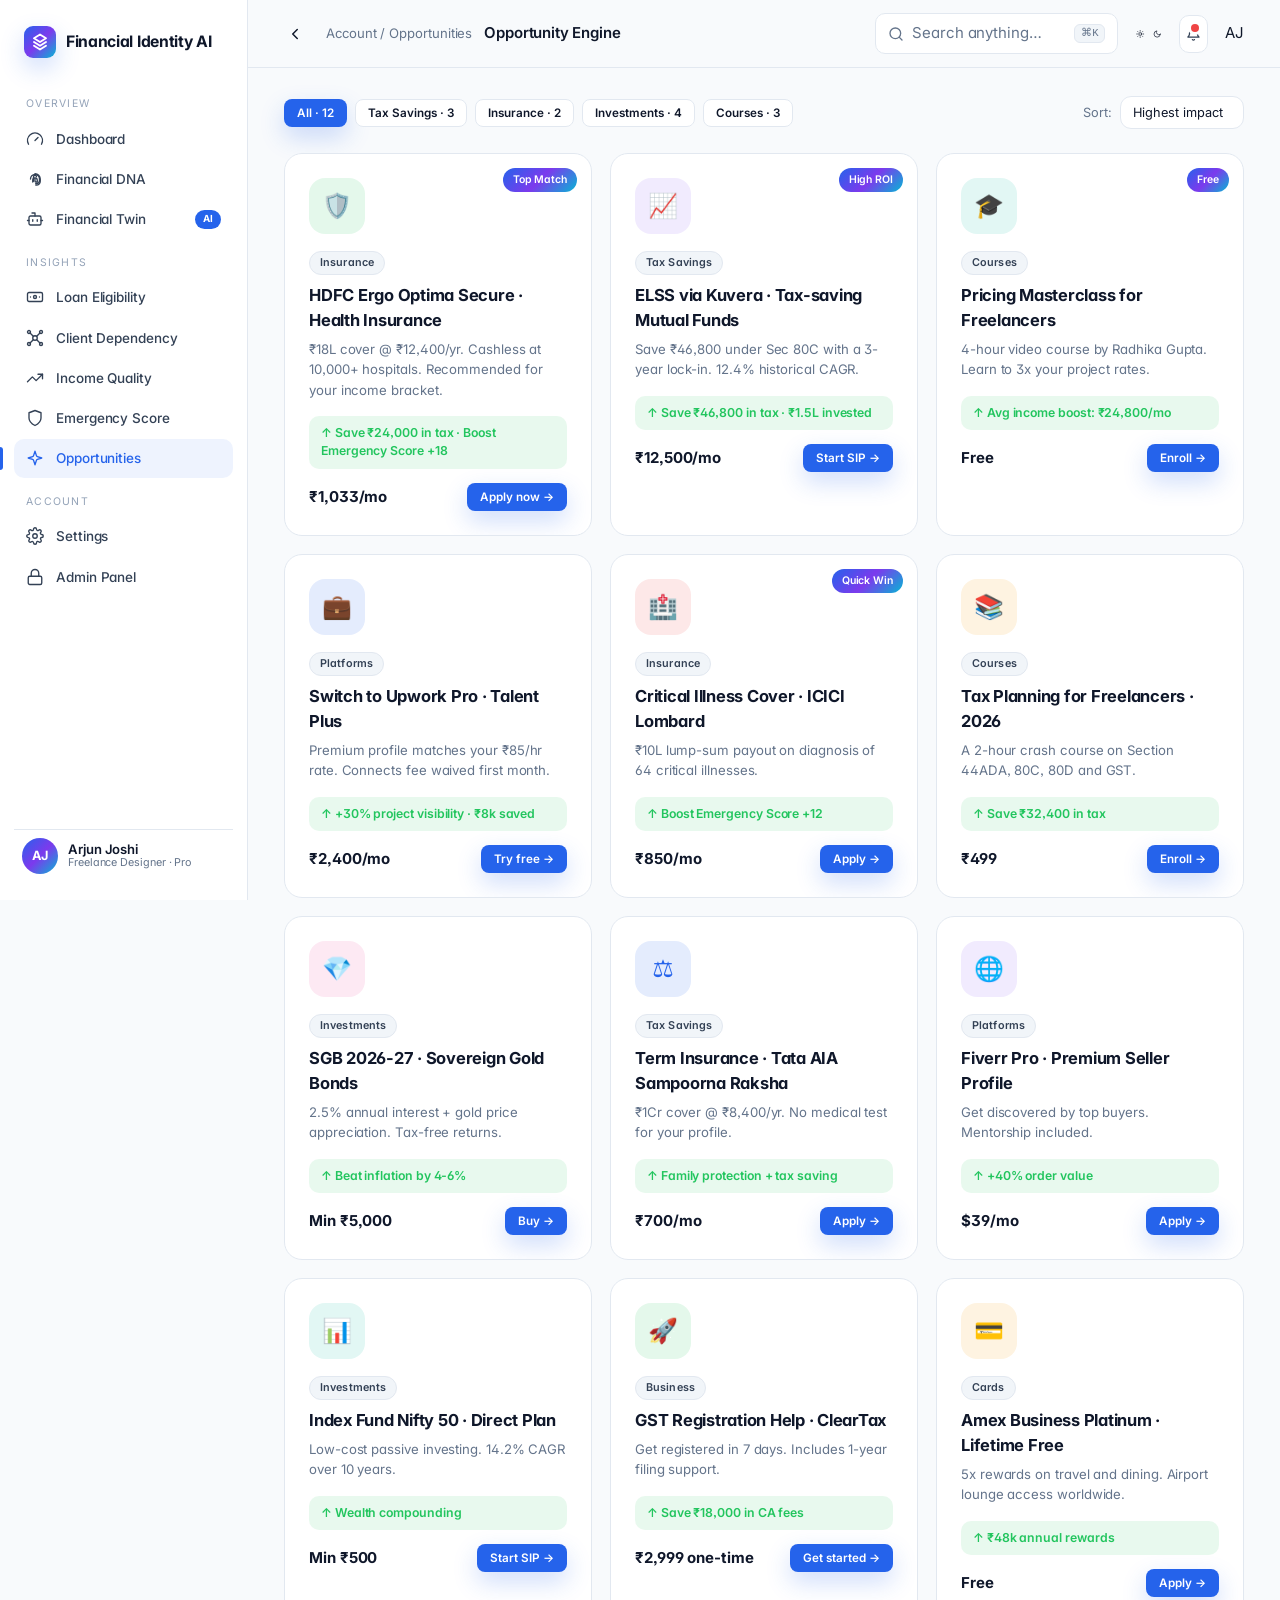
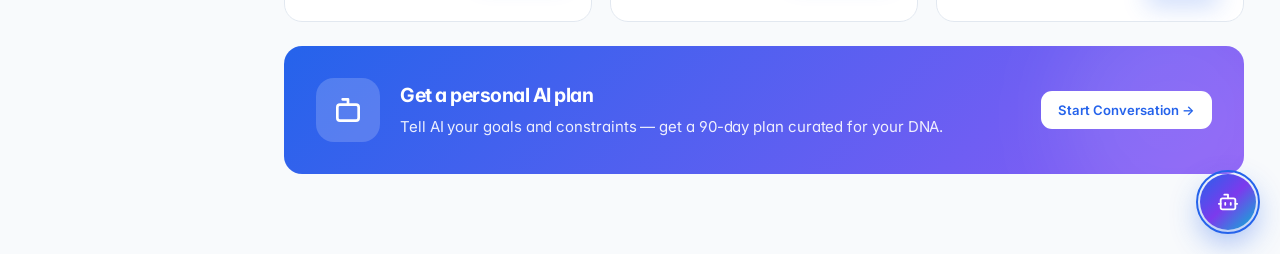
<file: opportunity-engine.html>
<!DOCTYPE html>
<html lang="en">
<head>
<meta charset="UTF-8" />
<meta name="viewport" content="width=device-width, initial-scale=1.0" />
<title>Opportunity Engine — Financial Identity AI</title>
<link rel="preconnect" href="https://fonts.googleapis.com" />
<link rel="preconnect" href="https://fonts.gstatic.com" crossorigin />
<link href="https://fonts.googleapis.com/css2?family=Inter:wght@400;500;600;650;700;800&display=swap" rel="stylesheet" />
<link rel="stylesheet" href="assets/styles.css" />
<link rel="icon" href="data:image/svg+xml,%3Csvg xmlns='http://www.w3.org/2000/svg' viewBox='0 0 24 24' fill='%232563EB'%3E%3Cpath d='M12 2L4 7l8 5 8-5-8-5z'/%3E%3Cpath d='M4 17l8 5 8-5M4 12l8 5 8-5' fill='none' stroke='white' stroke-width='1.5'/%3E%3C/svg%3E" />
<style>
  .opp-card {
    padding: 24px;
    background: var(--surface);
    border: 1px solid var(--border);
    border-radius: var(--radius-lg);
    transition: all 0.3s var(--ease);
    cursor: pointer;
    position: relative;
    overflow: hidden;
  }
  .opp-card:hover { transform: translateY(-4px); box-shadow: var(--shadow-xl); border-color: transparent; }
  .opp-card .ribbon {
    position: absolute; top: 14px; right: 14px;
    padding: 4px 10px;
    background: var(--gradient-brand);
    color: white;
    border-radius: 999px;
    font-size: 0.7rem;
    font-weight: 600;
  }
  .opp-card .icon {
    width: 56px; height: 56px;
    border-radius: 16px;
    display: grid; place-items: center;
    margin-bottom: 16px;
    font-size: 1.6rem;
  }
  .opp-card h3 { margin: 0 0 6px; font-size: 1.1rem; letter-spacing: -0.015em; }
  .opp-card .desc { color: var(--muted); font-size: 0.88rem; line-height: 1.55; margin: 0 0 16px; }
  .opp-card .impact {
    background: var(--success-soft);
    color: var(--success);
    padding: 8px 12px;
    border-radius: 10px;
    font-size: 0.82rem;
    font-weight: 600;
    margin-bottom: 14px;
  }
  .opp-card .cta-row { display: flex; gap: 8px; }
</style>
</head>
<body>

<div id="shell"></div>
<script>window.FIA_PAGE = { title: 'Opportunity Engine', crumbs: 'Account / Opportunities', sub: 'Personalised recommendations to grow your identity.' };</script>
<script src="assets/api.js"></script>
<script src="assets/auth.js"></script>
<script src="assets/chrome.js"></script>

<div>
  <!-- Filters -->
  <div class="row mb-3" style="gap:10px;flex-wrap:wrap;justify-content:space-between">
    <div class="row" style="gap:8px;flex-wrap:wrap">
      <button class="btn primary sm">All · 12</button>
      <button class="btn secondary sm">Tax Savings · 3</button>
      <button class="btn secondary sm">Insurance · 2</button>
      <button class="btn secondary sm">Investments · 4</button>
      <button class="btn secondary sm">Courses · 3</button>
    </div>
    <div class="row" style="gap:8px">
      <span class="muted" style="font-size:0.85rem">Sort:</span>
      <select class="select" style="padding:8px 12px;font-size:0.85rem;width:auto">
        <option>Highest impact</option>
        <option>Most affordable</option>
        <option>Quickest win</option>
      </select>
    </div>
  </div>

  <!-- Featured grid -->
  <div class="grid g-3" id="oppGrid"></div>

  <!-- AI curator -->
  <div class="card elev mt-3" style="background:linear-gradient(135deg, var(--accent) 0%, var(--violet) 100%);color:white;border:none;padding:32px;position:relative;overflow:hidden">
    <div style="position:absolute;top:-50px;right:-50px;width:240px;height:240px;background:rgba(255,255,255,0.1);border-radius:50%;filter:blur(40px)"></div>
    <div class="row" style="gap:20px;align-items:center;position:relative">
      <div style="width:64px;height:64px;background:rgba(255,255,255,.18);border-radius:18px;display:grid;place-items:center;flex-shrink:0">
        <svg width="32" height="32" viewBox="0 0 24 24" fill="none" stroke="white" stroke-width="2" stroke-linecap="round" stroke-linejoin="round"><path d="M12 8V4H8"/><rect width="16" height="12" x="4" y="8" rx="2"/></svg>
      </div>
      <div style="flex:1">
        <h3 style="margin:0 0 6px;font-size:1.3rem;letter-spacing:-0.025em">Get a personal AI plan</h3>
        <p style="margin:0;opacity:0.9">Tell AI your goals and constraints — get a 90-day plan curated for your DNA.</p>
      </div>
      <button class="btn" style="background:white;color:var(--accent)">Start Conversation →</button>
    </div>
  </div>
</div>

<script src="assets/app.js"></script>
<script>
document.addEventListener('DOMContentLoaded', () => setTimeout(() => {
  const OPPS = [
    { ribbon: 'Top Match', ico: '🛡️', col: 'rgba(34,197,94,.12)', color: 'var(--success)', cat: 'Insurance', title: 'HDFC Ergo Optima Secure · Health Insurance', desc: '₹18L cover @ ₹12,400/yr. Cashless at 10,000+ hospitals. Recommended for your income bracket.', impact: 'Save ₹24,000 in tax · Boost Emergency Score +18', price: '₹1,033/mo', cta: 'Apply now' },
    { ribbon: 'High ROI', ico: '📈', col: 'rgba(139,92,246,.12)', color: 'var(--violet)', cat: 'Tax Savings', title: 'ELSS via Kuvera · Tax-saving Mutual Funds', desc: 'Save ₹46,800 under Sec 80C with a 3-year lock-in. 12.4% historical CAGR.', impact: 'Save ₹46,800 in tax · ₹1.5L invested', price: '₹12,500/mo', cta: 'Start SIP' },
    { ribbon: 'Free', ico: '🎓', col: 'rgba(20,184,166,.12)', color: 'var(--teal)', cat: 'Courses', title: 'Pricing Masterclass for Freelancers', desc: '4-hour video course by Radhika Gupta. Learn to 3x your project rates.', impact: 'Avg income boost: ₹24,800/mo', price: 'Free', cta: 'Enroll' },
    { ico: '💼', col: 'rgba(37,99,235,.12)', color: 'var(--accent)', cat: 'Platforms', title: 'Switch to Upwork Pro · Talent Plus', desc: 'Premium profile matches your ₹85/hr rate. Connects fee waived first month.', impact: '+30% project visibility · ₹8k saved', price: '₹2,400/mo', cta: 'Try free' },
    { ribbon: 'Quick Win', ico: '🏥', col: 'rgba(239,68,68,.12)', color: 'var(--danger)', cat: 'Insurance', title: 'Critical Illness Cover · ICICI Lombard', desc: '₹10L lump-sum payout on diagnosis of 64 critical illnesses.', impact: 'Boost Emergency Score +12', price: '₹850/mo', cta: 'Apply' },
    { ico: '📚', col: 'rgba(245,158,11,.12)', color: 'var(--warning)', cat: 'Courses', title: 'Tax Planning for Freelancers · 2026', desc: 'A 2-hour crash course on Section 44ADA, 80C, 80D and GST.', impact: 'Save ₹32,400 in tax', price: '₹499', cta: 'Enroll' },
    { ico: '💎', col: 'rgba(236,72,153,.12)', color: 'var(--pink)', cat: 'Investments', title: 'SGB 2026-27 · Sovereign Gold Bonds', desc: '2.5% annual interest + gold price appreciation. Tax-free returns.', impact: 'Beat inflation by 4-6%', price: 'Min ₹5,000', cta: 'Buy' },
    { ico: '⚖️', col: 'rgba(37,99,235,.12)', color: 'var(--accent)', cat: 'Tax Savings', title: 'Term Insurance · Tata AIA Sampoorna Raksha', desc: '₹1Cr cover @ ₹8,400/yr. No medical test for your profile.', impact: 'Family protection + tax saving', price: '₹700/mo', cta: 'Apply' },
    { ico: '🌐', col: 'rgba(139,92,246,.12)', color: 'var(--violet)', cat: 'Platforms', title: 'Fiverr Pro · Premium Seller Profile', desc: 'Get discovered by top buyers. Mentorship included.', impact: '+40% order value', price: '$39/mo', cta: 'Apply' },
    { ico: '📊', col: 'rgba(20,184,166,.12)', color: 'var(--teal)', cat: 'Investments', title: 'Index Fund Nifty 50 · Direct Plan', desc: 'Low-cost passive investing. 14.2% CAGR over 10 years.', impact: 'Wealth compounding', price: 'Min ₹500', cta: 'Start SIP' },
    { ico: '🚀', col: 'rgba(34,197,94,.12)', color: 'var(--success)', cat: 'Business', title: 'GST Registration Help · ClearTax', desc: 'Get registered in 7 days. Includes 1-year filing support.', impact: 'Save ₹18,000 in CA fees', price: '₹2,999 one-time', cta: 'Get started' },
    { ico: '💳', col: 'rgba(245,158,11,.12)', color: 'var(--warning)', cat: 'Cards', title: 'Amex Business Platinum · Lifetime Free', desc: '5x rewards on travel and dining. Airport lounge access worldwide.', impact: '₹48k annual rewards', price: 'Free', cta: 'Apply' },
  ];
  document.getElementById('oppGrid').innerHTML = OPPS.map(o => `
    <div class="opp-card">
      ${o.ribbon ? `<div class="ribbon">${o.ribbon}</div>` : ''}
      <div class="icon" style="background:${o.col};color:${o.color}">${o.ico}</div>
      <span class="badge neutral" style="margin-bottom:8px">${o.cat}</span>
      <h3>${o.title}</h3>
      <p class="desc">${o.desc}</p>
      <div class="impact">↑ ${o.impact}</div>
      <div class="row between">
        <strong>${o.price}</strong>
        <button class="btn primary sm">${o.cta} →</button>
      </div>
    </div>
  `).join('');
}, 0));
</script>
</body>
</html>
</file>
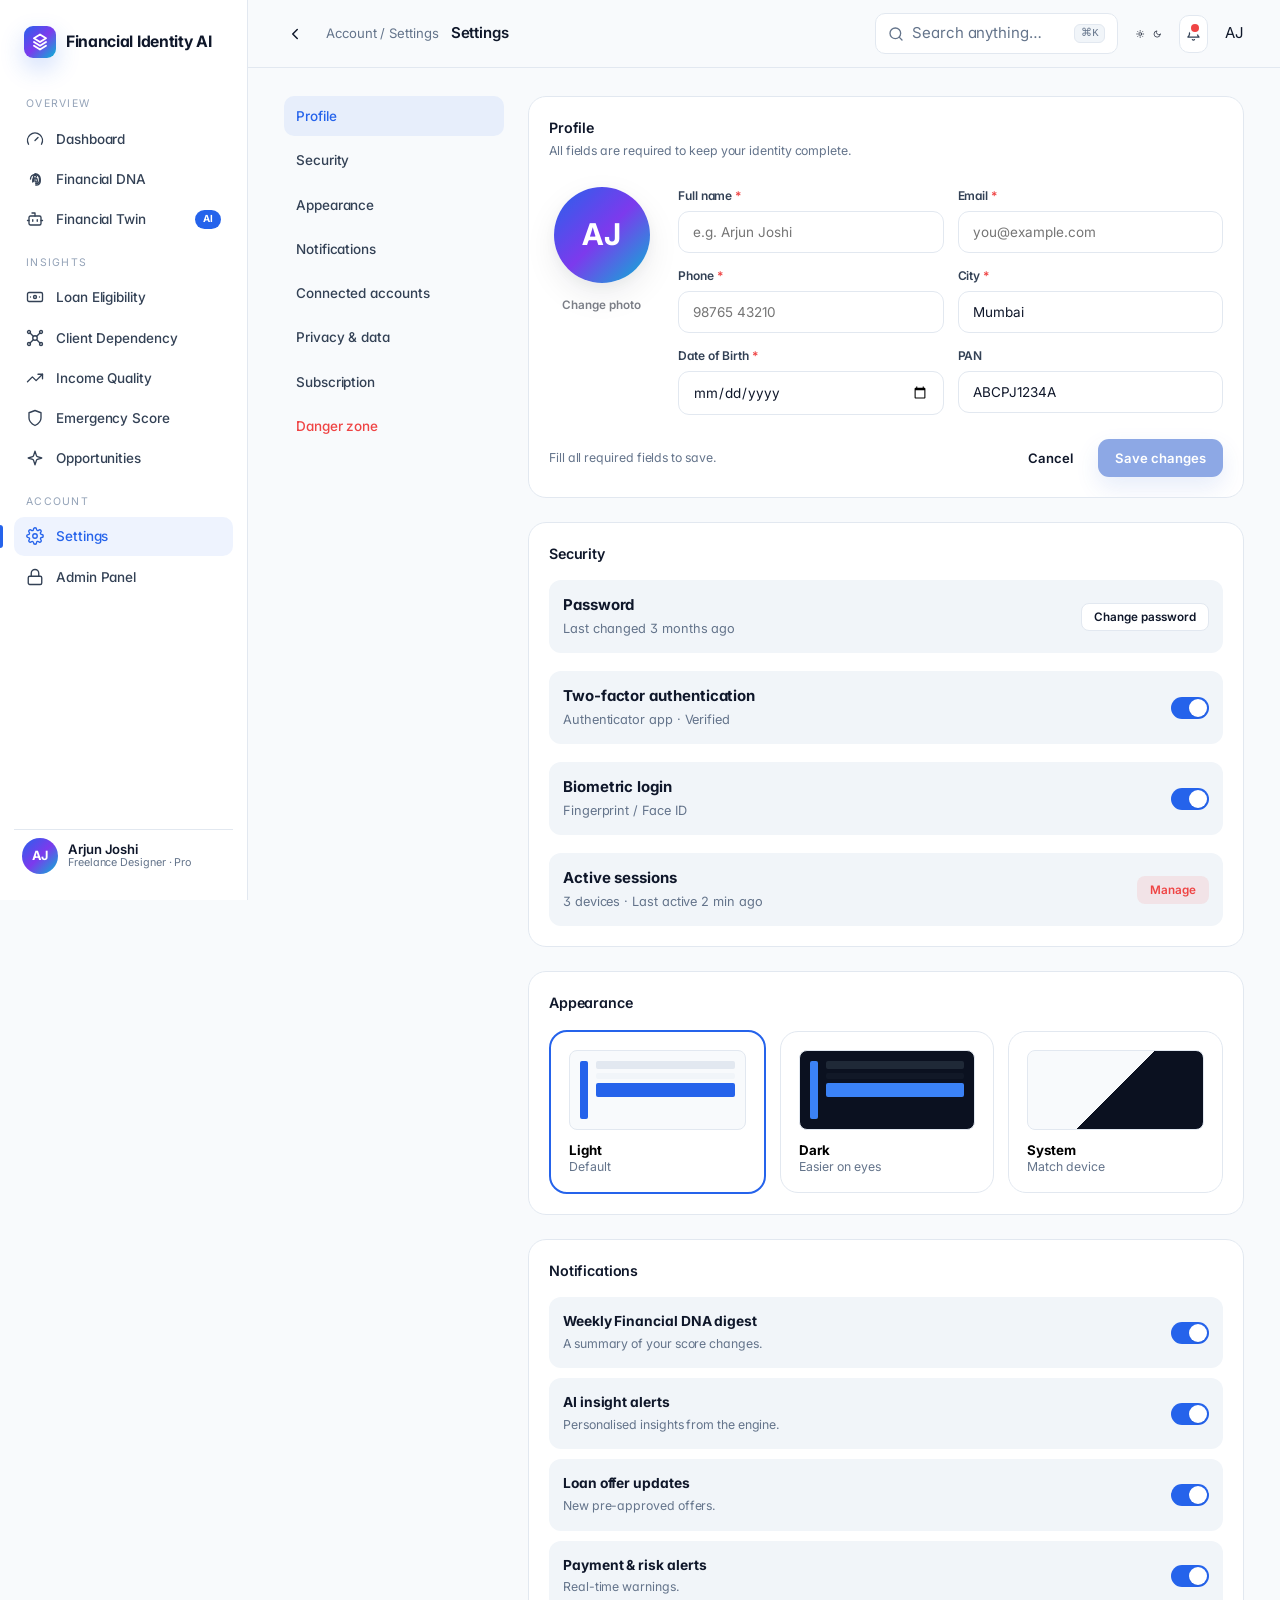
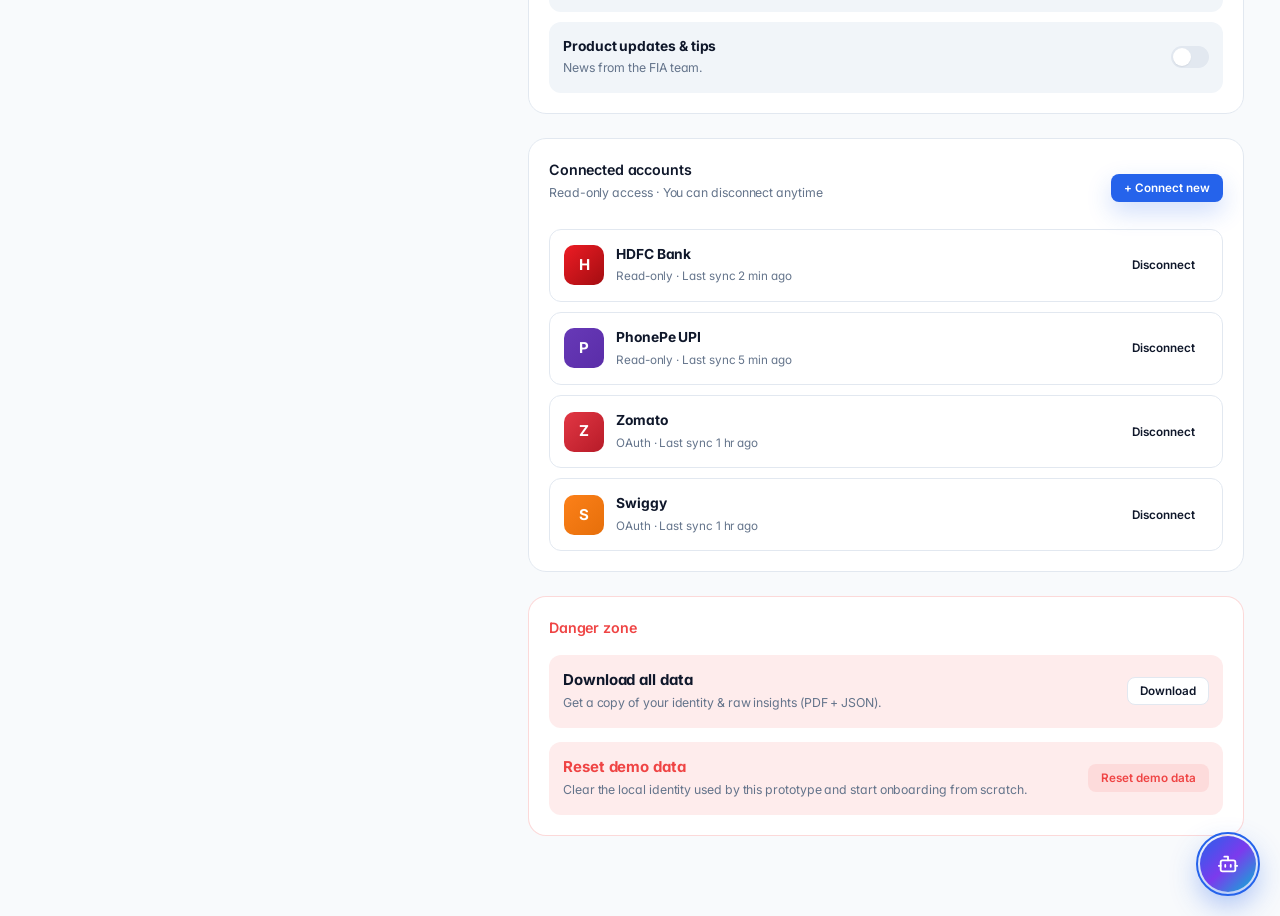
<file: settings.html>
<!DOCTYPE html>
<html lang="en">
<head>
<meta charset="UTF-8" />
<meta name="viewport" content="width=device-width, initial-scale=1.0" />
<title>Settings — Financial Identity AI</title>
<link rel="preconnect" href="https://fonts.googleapis.com" />
<link rel="preconnect" href="https://fonts.gstatic.com" crossorigin />
<link href="https://fonts.googleapis.com/css2?family=Inter:wght@400;500;600;650;700;800&display=swap" rel="stylesheet" />
<link rel="stylesheet" href="assets/styles.css" />
<link rel="icon" href="data:image/svg+xml,%3Csvg xmlns='http://www.w3.org/2000/svg' viewBox='0 0 24 24' fill='%232563EB'%3E%3Cpath d='M12 2L4 7l8 5 8-5-8-5z'/%3E%3Cpath d='M4 17l8 5 8-5M4 12l8 5 8-5' fill='none' stroke='white' stroke-width='1.5'/%3E%3C/svg%3E" />
<style>
  .set-nav {
    position: sticky; top: 92px;
    display: flex; flex-direction: column;
    gap: 4px;
  }
  .set-nav a {
    display: flex; align-items: center; gap: 10px;
    padding: 10px 12px;
    border-radius: 10px;
    color: var(--text-2);
    font-size: 0.9rem;
    font-weight: 500;
    transition: all 0.2s;
  }
  .set-nav a:hover { background: var(--surface-2); }
  .set-nav a.on { background: var(--accent-soft); color: var(--accent); }
</style>
</head>
<body data-page="settings">

<div id="shell"></div>
<script>window.FIA_PAGE = { title: 'Settings', crumbs: 'Account / Settings', sub: 'Customise your identity.' };</script>
<script src="assets/api.js"></script>
<script src="assets/auth.js"></script>
<script src="assets/chrome.js"></script>

<div class="grid" style="grid-template-columns: 220px 1fr;gap:24px">
  <!-- Nav -->
  <aside class="set-nav">
    <a class="on" href="#profile">Profile</a>
    <a href="#security">Security</a>
    <a href="#theme">Appearance</a>
    <a href="#notifications">Notifications</a>
    <a href="#accounts">Connected accounts</a>
    <a href="#privacy">Privacy &amp; data</a>
    <a href="#billing">Subscription</a>
    <a href="#danger" style="color:var(--danger)">Danger zone</a>
  </aside>

  <div>
    <!-- Profile -->
    <section id="profile" class="card elev mb-3">
      <div class="card-h">
        <div>
          <h3 class="card-title">Profile</h3>
          <p class="card-sub">All fields are required to keep your identity complete.</p>
        </div>
      </div>
      <div class="row" style="gap:24px;align-items:start">
        <div style="text-align:center">
          <div id="profileAvatar" style="width:96px;height:96px;border-radius:50%;background:var(--gradient-brand);color:white;display:grid;place-items:center;font-size:2rem;font-weight:700;margin:0 auto 8px;box-shadow:var(--shadow-lg)">AJ</div>
          <button class="btn ghost sm" type="button" disabled title="Coming soon">Change photo</button>
        </div>
        <form id="profileForm" class="grid g-2" style="gap:14px;flex:1" novalidate>
          <div class="field" data-field="personal.name">
            <label>Full name <span style="color:var(--danger)">*</span></label>
            <input class="input" id="pfName" name="name" type="text" required minlength="2" maxlength="60" pattern="^[\p{L}][\p{L}\s.'\-]*[\p{L}.']$" placeholder="e.g. Arjun Joshi" autocomplete="name" />
          </div>
          <div class="field" data-field="personal.email">
            <label>Email <span style="color:var(--danger)">*</span></label>
            <input class="input" id="pfEmail" name="email" type="email" required placeholder="you@example.com" autocomplete="email" />
          </div>
          <div class="field" data-field="personal.phone">
            <label>Phone <span style="color:var(--danger)">*</span></label>
            <input class="input" id="pfPhone" name="phone" type="tel" required inputmode="numeric" maxlength="14" placeholder="98765 43210" autocomplete="tel" />
          </div>
          <div class="field" data-field="personal.city">
            <label>City <span style="color:var(--danger)">*</span></label>
            <select class="select" id="pfCity" name="city" required>
              <option value="">Select your city</option>
            </select>
          </div>
          <div class="field" data-field="personal.dob">
            <label>Date of Birth <span style="color:var(--danger)">*</span></label>
            <input class="input" id="pfDob" name="dob" type="date" required />
          </div>
          <div class="field" data-field="pan">
            <label>PAN</label>
            <input class="input" id="pfPan" name="pan" type="text" value="ABCPJ1234A" disabled />
          </div>
        </form>
      </div>
      <div class="row mt-3" style="justify-content:space-between;gap:8px;align-items:center">
        <span class="muted" id="profileSaveHint" style="font-size:0.82rem">Fill all required fields to save.</span>
        <div class="row" style="gap:8px">
          <button class="btn ghost" id="profileCancel" type="button">Cancel</button>
          <button class="btn primary" id="profileSave" type="button" disabled>Save changes</button>
        </div>
      </div>
    </section>

    <!-- Security -->
    <section id="security" class="card elev mb-3">
      <div class="card-h"><h3 class="card-title">Security</h3></div>
      <div class="col" style="gap:18px">
        <div class="row between" style="padding:14px;border-radius:12px;background:var(--surface-2)">
          <div>
            <strong style="display:block">Password</strong>
            <span class="muted" style="font-size:0.85rem">Last changed 3 months ago</span>
          </div>
          <button class="btn secondary sm">Change password</button>
        </div>

        <div class="row between" style="padding:14px;border-radius:12px;background:var(--surface-2)">
          <div>
            <strong style="display:block">Two-factor authentication</strong>
            <span class="muted" style="font-size:0.85rem">Authenticator app · Verified</span>
          </div>
          <label class="switch"><input type="checkbox" checked /><span class="track"></span></label>
        </div>

        <div class="row between" style="padding:14px;border-radius:12px;background:var(--surface-2)">
          <div>
            <strong style="display:block">Biometric login</strong>
            <span class="muted" style="font-size:0.85rem">Fingerprint / Face ID</span>
          </div>
          <label class="switch"><input type="checkbox" checked /><span class="track"></span></label>
        </div>

        <div class="row between" style="padding:14px;border-radius:12px;background:var(--surface-2)">
          <div>
            <strong style="display:block">Active sessions</strong>
            <span class="muted" style="font-size:0.85rem">3 devices · Last active 2 min ago</span>
          </div>
          <button class="btn danger sm">Manage</button>
        </div>
      </div>
    </section>

    <!-- Appearance -->
    <section id="theme" class="card elev mb-3">
      <div class="card-h"><h3 class="card-title">Appearance</h3></div>
      <div class="row" style="gap:14px">
        <button class="card elev" style="padding:18px;text-align:left;flex:1;cursor:pointer;border:2px solid var(--accent)">
          <div style="background:#F8FAFC;border:1px solid var(--border);border-radius:8px;height:80px;margin-bottom:12px;display:flex;padding:10px;gap:8px">
            <div style="width:8px;height:100%;background:#2563EB;border-radius:2px"></div>
            <div style="flex:1;display:flex;flex-direction:column;gap:4px">
              <div style="height:8px;background:#E2E8F0;border-radius:2px"></div>
              <div style="height:6px;background:#F1F5F9;border-radius:2px"></div>
              <div style="height:14px;background:#2563EB;border-radius:2px"></div>
            </div>
          </div>
          <strong style="display:block">Light</strong>
          <span class="muted" style="font-size:0.82rem">Default</span>
        </button>
        <button class="card elev" style="padding:18px;text-align:left;flex:1;cursor:pointer" data-theme-toggle>
          <div style="background:#0B1120;border:1px solid var(--border);border-radius:8px;height:80px;margin-bottom:12px;display:flex;padding:10px;gap:8px">
            <div style="width:8px;height:100%;background:#3B82F6;border-radius:2px"></div>
            <div style="flex:1;display:flex;flex-direction:column;gap:4px">
              <div style="height:8px;background:#1F2937;border-radius:2px"></div>
              <div style="height:6px;background:#111827;border-radius:2px"></div>
              <div style="height:14px;background:#3B82F6;border-radius:2px"></div>
            </div>
          </div>
          <strong style="display:block">Dark</strong>
          <span class="muted" style="font-size:0.82rem">Easier on eyes</span>
        </button>
        <button class="card elev" style="padding:18px;text-align:left;flex:1;cursor:pointer">
          <div style="background:linear-gradient(135deg,#F8FAFC 50%,#0B1120 50%);border:1px solid var(--border);border-radius:8px;height:80px;margin-bottom:12px"></div>
          <strong style="display:block">System</strong>
          <span class="muted" style="font-size:0.82rem">Match device</span>
        </button>
      </div>
    </section>

    <!-- Notifications -->
    <section id="notifications" class="card elev mb-3">
      <div class="card-h"><h3 class="card-title">Notifications</h3></div>
      <div class="col" style="gap:10px" id="notifList"></div>
    </section>

    <!-- Connected accounts -->
    <section id="accounts" class="card elev mb-3">
      <div class="card-h"><div><h3 class="card-title">Connected accounts</h3><p class="card-sub">Read-only access · You can disconnect anytime</p></div><button class="btn primary sm">+ Connect new</button></div>
      <div class="col" style="gap:10px" id="accountsList"></div>
    </section>

    <!-- Danger zone -->
    <section id="danger" class="card elev" style="border-color:rgba(239,68,68,0.2)">
      <div class="card-h"><h3 class="card-title" style="color:var(--danger)">Danger zone</h3></div>
      <div class="col" style="gap:14px">
        <div class="row between" style="padding:14px;border-radius:12px;background:var(--danger-soft)">
          <div><strong style="display:block">Download all data</strong><span class="muted" style="font-size:0.82rem">Get a copy of your identity &amp; raw insights (PDF + JSON).</span></div>
          <button class="btn secondary sm">Download</button>
        </div>
        <div class="row between" style="padding:14px;border-radius:12px;background:var(--danger-soft)">
          <div><strong style="display:block;color:var(--danger)">Reset demo data</strong><span class="muted" style="font-size:0.82rem">Clear the local identity used by this prototype and start onboarding from scratch.</span></div>
          <button class="btn danger sm" id="resetDemo">Reset demo data</button>
        </div>
      </div>
    </section>
  </div>
</div>

<script src="assets/store.js"></script>
<script src="assets/render.js"></script>
<script src="assets/app.js"></script>
<script>
/* Notifications list */
const NOTIFS = [
  ['Weekly Financial DNA digest', 'A summary of your score changes.', true],
  ['AI insight alerts', 'Personalised insights from the engine.', true],
  ['Loan offer updates', 'New pre-approved offers.', true],
  ['Payment & risk alerts', 'Real-time warnings.', true],
  ['Product updates & tips', 'News from the FIA team.', false],
];
document.getElementById('notifList').innerHTML = NOTIFS.map(([l, d, on]) => `
  <div class="row between" style="padding:14px;border-radius:12px;background:var(--surface-2)">
    <div><strong style="display:block;font-size:0.92rem">${l}</strong><span class="muted" style="font-size:0.82rem">${d}</span></div>
    <label class="switch"><input type="checkbox" ${on ? 'checked' : ''} /><span class="track"></span></label>
  </div>
`).join('');

/* Connected accounts list */
const ACCOUNTS = [
  { l: 'HDFC Bank', t: 'Read-only · Last sync 2 min ago', c: 'linear-gradient(135deg,#ED1C24,#A30D11)' },
  { l: 'PhonePe UPI', t: 'Read-only · Last sync 5 min ago', c: 'linear-gradient(135deg,#6739B7,#5A2DA8)' },
  { l: 'Zomato', t: 'OAuth · Last sync 1 hr ago', c: 'linear-gradient(135deg,#E23744,#B71B28)' },
  { l: 'Swiggy', t: 'OAuth · Last sync 1 hr ago', c: 'linear-gradient(135deg,#FC8019,#E66F0A)' },
];
document.getElementById('accountsList').innerHTML = ACCOUNTS.map(x => `
  <div class="row between" style="padding:14px;border-radius:12px;border:1px solid var(--border)">
    <div class="row" style="gap:12px">
      <div style="width:40px;height:40px;border-radius:10px;background:${x.c};display:grid;place-items:center;color:white;font-weight:700">${x.l[0]}</div>
      <div><strong style="display:block;font-size:0.92rem">${x.l}</strong><span class="muted" style="font-size:0.78rem">${x.t}</span></div>
    </div>
    <button class="btn ghost sm">Disconnect</button>
  </div>
`).join('');

/* Reset demo data — clears STORE and jumps back to landing so onboarding runs again */
document.getElementById('resetDemo').addEventListener('click', () => {
  if (!confirm('Reset all your demo data? You\'ll be redirected to start over.')) return;
  STORE.reset();
  location.href = 'landing.html';
});

/* ============================================================
   PROFILE — bind inputs to STORE, validate, save/cancel
   ============================================================ */
(function () {
  const $ = (s, p = document) => p.querySelector(s);
  const cleanPhone = (raw) => String(raw || '').replace(/\D/g, '').replace(/^91/, '').replace(/^0/, '');
  const NAME_RE = /^[\p{L}][\p{L}\s.'-]*[\p{L}.']$/u;
  const PHONE_RE = /^[6-9]\d{9}$/;
  const EMAIL_RE = /^[^\s@]+@[^\s@]+\.[^\s@]+$/;
  const todayISO = () => new Date().toISOString().slice(0, 10);
  const yearsBetween = (iso) => {
    if (!iso) return null;
    const d = new Date(iso);
    if (isNaN(d.getTime())) return null;
    const now = new Date();
    let age = now.getFullYear() - d.getFullYear();
    const m = now.getMonth() - d.getMonth();
    if (m < 0 || (m === 0 && now.getDate() < d.getDate())) age--;
    return age;
  };

  const refs = {
    form: $('#profileForm'),
    name: $('#pfName'),
    email: $('#pfEmail'),
    phone: $('#pfPhone'),
    city: $('#pfCity'),
    dob: $('#pfDob'),
    save: $('#profileSave'),
    cancel: $('#profileCancel'),
    avatar: $('#profileAvatar'),
    hint: $('#profileSaveHint'),
  };

  /* Populate city select from STORE.catalogs */
  const cities = (window.STORE && STORE.catalogs && STORE.catalogs.CITIES) || [];
  cities.forEach(c => {
    const opt = document.createElement('option');
    opt.value = c; opt.textContent = c;
    refs.city.appendChild(opt);
  });

  /* DOB min/max — age 18..100 */
  const maxD = new Date(); maxD.setFullYear(maxD.getFullYear() - 18);
  const minD = new Date(); minD.setFullYear(minD.getFullYear() - 100);
  refs.dob.max = maxD.toISOString().slice(0, 10);
  refs.dob.min = minD.toISOString().slice(0, 10);

  /* Hydrate from STORE */
  function hydrate() {
    const s = STORE.get();
    const p = s.personal || {};
    refs.name.value = p.name || '';
    refs.email.value = p.email || '';
    refs.phone.value = p.phone || '';
    refs.city.value = cities.includes(p.city) ? p.city : (p.city || '');
    refs.dob.value = p.dob || '';

    /* Avatar initials */
    const initials = (p.name || '').trim().split(/\s+/).slice(0, 2).map(w => w[0]).join('').toUpperCase();
    refs.avatar.textContent = initials || 'AJ';

    clearAllErrors();
    updateSaveState();
  }

  /* Validation */
  function validate() {
    const errs = {};
    const name = refs.name.value.trim();
    if (!name) errs['personal.name'] = 'Full name is required.';
    else if (name.length < 2) errs['personal.name'] = 'Name is too short.';
    else if (name.length > 60) errs['personal.name'] = 'Name is too long (max 60 chars).';
    else if (!NAME_RE.test(name)) errs['personal.name'] = 'Use letters, spaces, periods, hyphens only.';

    const email = refs.email.value.trim();
    if (!email) errs['personal.email'] = 'Email is required.';
    else if (!EMAIL_RE.test(email)) errs['personal.email'] = 'Enter a valid email address.';

    const phone = cleanPhone(refs.phone.value);
    if (!phone) errs['personal.phone'] = 'Mobile number is required.';
    else if (!PHONE_RE.test(phone)) errs['personal.phone'] = 'Enter a valid 10-digit Indian mobile number.';

    if (!refs.city.value) errs['personal.city'] = 'Please choose your city.';
    else if (!cities.includes(refs.city.value)) errs['personal.city'] = 'Pick a city from the list.';

    const dob = refs.dob.value;
    if (!dob) errs['personal.dob'] = 'Date of birth is required.';
    else {
      const age = yearsBetween(dob);
      if (age === null) errs['personal.dob'] = 'Invalid date.';
      else if (age < 18) errs['personal.dob'] = 'You must be at least 18 years old.';
      else if (age > 100) errs['personal.dob'] = 'Please enter a valid date of birth.';
      else if (dob > todayISO()) errs['personal.dob'] = 'Date of birth cannot be in the future.';
    }
    return errs;
  }

  function setFieldError(key, msg) {
    const field = refs.form.querySelector(`[data-field="${key}"]`);
    if (!field) return;
    field.classList.add('has-error');
    const input = field.querySelector('input, select');
    if (input) { input.classList.add('err'); input.setAttribute('aria-invalid', 'true'); }
    let errEl = field.querySelector('.err[data-err]');
    if (!errEl) {
      errEl = document.createElement('span');
      errEl.className = 'err';
      errEl.setAttribute('data-err', '');
      field.appendChild(errEl);
    }
    errEl.textContent = msg;
  }

  function clearFieldError(key) {
    const field = refs.form.querySelector(`[data-field="${key}"]`);
    if (!field) return;
    field.classList.remove('has-error');
    const input = field.querySelector('input, select');
    if (input) { input.classList.remove('err'); input.removeAttribute('aria-invalid'); }
    const errEl = field.querySelector('.err[data-err]');
    if (errEl) errEl.remove();
  }

  function clearAllErrors() {
    refs.form.querySelectorAll('.field[data-field]').forEach(f => {
      f.classList.remove('has-error');
      const input = f.querySelector('input, select');
      if (input) { input.classList.remove('err'); input.removeAttribute('aria-invalid'); }
      const errEl = f.querySelector('.err[data-err]');
      if (errEl) errEl.remove();
    });
  }

  function applyErrors(errs) {
    Object.keys(errs).forEach(k => setFieldError(k, errs[k]));
  }

  function focusFirstError(errs) {
    const firstKey = Object.keys(errs)[0];
    if (!firstKey) return;
    const field = refs.form.querySelector(`[data-field="${firstKey}"]`);
    const input = field && field.querySelector('input, select');
    if (input) input.focus();
  }

  function updateSaveState() {
    const errs = validate();
    const ok = Object.keys(errs).length === 0;
    if (ok) {
      refs.save.removeAttribute('disabled');
      refs.hint.textContent = 'Ready to save.';
      refs.hint.style.color = 'var(--success)';
    } else {
      refs.save.setAttribute('disabled', 'true');
      refs.hint.textContent = 'Fill all required fields to save.';
      refs.hint.style.color = '';
    }
  }

  /* Live validation: validate on input, but only show errors AFTER the user
     has touched a field (or after a save attempt). */
  const touched = new Set();
  function liveCheck() {
    const errs = validate();
    /* Always clear errors for fields that are now valid */
    refs.form.querySelectorAll('.field[data-field]').forEach(f => {
      const key = f.getAttribute('data-field');
      if (!errs[key]) clearFieldError(key);
    });
    /* Show errors only for touched fields */
    touched.forEach(k => {
      if (errs[k]) setFieldError(k, errs[k]);
      else clearFieldError(k);
    });
    updateSaveState();
  }

  function markTouched(e) {
    const key = e.target.closest('.field[data-field]')?.getAttribute('data-field');
    if (key) touched.add(key);
  }

  /* Phone input — keep only digits, strip 0/91 prefix, max 10 */
  refs.phone.addEventListener('input', (e) => {
    const cleaned = cleanPhone(e.target.value).slice(0, 10);
    if (e.target.value !== cleaned) e.target.value = cleaned;
    markTouched(e);
    liveCheck();
  });
  refs.phone.addEventListener('blur', (e) => { markTouched(e); liveCheck(); });

  ['input', 'blur'].forEach(ev => {
    [refs.name, refs.email, refs.city, refs.dob].forEach(el => {
      el.addEventListener(ev, (e) => { markTouched(e); liveCheck(); });
    });
  });

  /* Save */
  refs.save.addEventListener('click', () => {
    /* Mark all fields as touched so all errors show */
    refs.form.querySelectorAll('.field[data-field]').forEach(f => {
      touched.add(f.getAttribute('data-field'));
    });
    const errs = validate();
    clearAllErrors();
    applyErrors(errs);
    if (Object.keys(errs).length) {
      focusFirstError(errs);
      return;
    }
    /* Persist */
    const s = STORE.get();
    s.personal.name = refs.name.value.trim();
    s.personal.email = refs.email.value.trim();
    s.personal.phone = cleanPhone(refs.phone.value);
    s.personal.city = refs.city.value;
    s.personal.dob = refs.dob.value;
    STORE.set(s);
    touched.clear();
    updateSaveState();
    /* Update avatar initials */
    const initials = (s.personal.name || '').trim().split(/\s+/).slice(0, 2).map(w => w[0]).join('').toUpperCase();
    refs.avatar.textContent = initials || 'AJ';
    /* Toast */
    flashToast('Profile saved');
  });

  /* Cancel — revert to last STORE values */
  refs.cancel.addEventListener('click', () => {
    touched.clear();
    hydrate();
    refs.hint.textContent = 'Reverted to last saved values.';
    refs.hint.style.color = 'var(--muted)';
    setTimeout(() => updateSaveState(), 1500);
  });

  /* Simple toast */
  function flashToast(msg) {
    const t = document.createElement('div');
    t.textContent = msg;
    t.style.cssText = 'position:fixed;bottom:24px;right:24px;background:var(--text);color:var(--surface);padding:10px 16px;border-radius:10px;font-weight:600;font-size:0.9rem;box-shadow:var(--shadow-xl);z-index:1000;opacity:0;transition:opacity .25s';
    document.body.appendChild(t);
    requestAnimationFrame(() => { t.style.opacity = '1'; });
    setTimeout(() => { t.style.opacity = '0'; setTimeout(() => t.remove(), 300); }, 1800);
  }

  /* Initial hydrate (after chrome.js may have moved form into #content) */
  if (document.readyState === 'loading') {
    document.addEventListener('DOMContentLoaded', () => setTimeout(hydrate, 0));
  } else {
    setTimeout(hydrate, 0);
  }
  /* Also re-hydrate if STORE changes elsewhere */
  document.addEventListener('storechange', hydrate);
})();
</script>
</body>
</html>
</file>
<file: assets/styles.css>
/* ============================================================
   FINANCIAL IDENTITY AI — DESIGN SYSTEM
   Token-driven, accessible, themable, animation-first
   ============================================================ */

/* ---------- Tokens (Light) ---------- */
:root {
  --bg: #F8FAFC;
  --surface: #FFFFFF;
  --surface-2: #F1F5F9;
  --surface-3: #E2E8F0;

  --text: #0F172A;
  --text-2: #334155;
  --muted: #64748B;
  --muted-2: #94A3B8;

  --border: #E2E8F0;
  --border-strong: #CBD5E1;

  --accent: #2563EB;
  --accent-2: #3B82F6;
  --accent-3: #60A5FA;
  --accent-soft: rgba(37, 99, 235, 0.08);
  --accent-soft-2: rgba(37, 99, 235, 0.14);

  --success: #22C55E;
  --success-soft: rgba(34, 197, 94, 0.10);
  --warning: #F59E0B;
  --warning-soft: rgba(245, 158, 11, 0.12);
  --danger: #EF4444;
  --danger-soft: rgba(239, 68, 68, 0.10);

  --violet: #8B5CF6;
  --pink: #EC4899;
  --teal: #14B8A6;
  --amber: #F59E0B;

  --shadow-sm: 0 1px 2px rgba(15, 23, 42, 0.04), 0 1px 1px rgba(15, 23, 42, 0.03);
  --shadow-md: 0 4px 12px rgba(15, 23, 42, 0.05), 0 2px 4px rgba(15, 23, 42, 0.04);
  --shadow-lg: 0 12px 32px rgba(15, 23, 42, 0.08), 0 4px 12px rgba(15, 23, 42, 0.04);
  --shadow-xl: 0 24px 60px rgba(15, 23, 42, 0.10), 0 8px 24px rgba(15, 23, 42, 0.06);
  --shadow-accent: 0 10px 24px rgba(37, 99, 235, 0.22);

  --radius-sm: 8px;
  --radius: 12px;
  --radius-md: 14px;
  --radius-lg: 18px;
  --radius-xl: 24px;
  --radius-2xl: 28px;

  --ease: cubic-bezier(0.22, 1, 0.36, 1);
  --ease-soft: cubic-bezier(0.4, 0, 0.2, 1);

  --sidebar-w: 248px;
  --sidebar-w-collapsed: 76px;
  --topbar-h: 68px;

  --gradient-brand: linear-gradient(135deg, #2563EB 0%, #7C3AED 50%, #06B6D4 100%);
  --gradient-hero: radial-gradient(60% 60% at 30% 20%, rgba(37, 99, 235, 0.15), transparent 60%),
                   radial-gradient(50% 50% at 80% 30%, rgba(124, 58, 237, 0.12), transparent 60%),
                   radial-gradient(40% 40% at 50% 80%, rgba(6, 182, 212, 0.10), transparent 60%);
}

/* ---------- Tokens (Dark) ---------- */
[data-theme="dark"] {
  --bg: #0B1120;
  --surface: #111827;
  --surface-2: #0F172A;
  --surface-3: #1F2937;

  --text: #F8FAFC;
  --text-2: #E2E8F0;
  --muted: #94A3B8;
  --muted-2: #64748B;

  --border: rgba(255, 255, 255, 0.08);
  --border-strong: rgba(255, 255, 255, 0.16);

  --accent: #3B82F6;
  --accent-2: #60A5FA;
  --accent-soft: rgba(59, 130, 246, 0.18);
  --accent-soft-2: rgba(59, 130, 246, 0.28);

  --shadow-sm: 0 1px 2px rgba(0, 0, 0, 0.4);
  --shadow-md: 0 8px 20px rgba(0, 0, 0, 0.35);
  --shadow-lg: 0 16px 40px rgba(0, 0, 0, 0.45);
  --shadow-xl: 0 30px 80px rgba(0, 0, 0, 0.55);

  --gradient-hero: radial-gradient(60% 60% at 30% 20%, rgba(59, 130, 246, 0.25), transparent 60%),
                   radial-gradient(50% 50% at 80% 30%, rgba(124, 58, 237, 0.18), transparent 60%),
                   radial-gradient(40% 40% at 50% 80%, rgba(6, 182, 212, 0.15), transparent 60%);
}

/* ---------- Base ---------- */
* { box-sizing: border-box; }
*::selection { background: var(--accent-soft-2); color: var(--text); }

html, body {
  margin: 0;
  padding: 0;
  background: var(--bg);
  color: var(--text);
  font-family: 'Inter', ui-sans-serif, system-ui, -apple-system, "Segoe UI", Roboto, sans-serif;
  font-feature-settings: 'cv11', 'ss01', 'ss03';
  -webkit-font-smoothing: antialiased;
  -moz-osx-font-smoothing: grayscale;
  font-size: 15px;
  line-height: 1.5;
  letter-spacing: -0.005em;
  text-rendering: optimizeLegibility;
}

img, svg { display: block; max-width: 100%; }
button { font-family: inherit; }
a { color: inherit; text-decoration: none; }

/* ---------- Scrollbar ---------- */
::-webkit-scrollbar { width: 10px; height: 10px; }
::-webkit-scrollbar-thumb { background: var(--border-strong); border-radius: 999px; border: 2px solid var(--bg); }
::-webkit-scrollbar-thumb:hover { background: var(--muted); }
::-webkit-scrollbar-track { background: transparent; }

/* ---------- Typography ---------- */
.h-display { font-size: clamp(2.5rem, 5.5vw, 4.5rem); line-height: 1.04; letter-spacing: -0.035em; font-weight: 700; }
.h-1 { font-size: clamp(1.75rem, 3vw, 2.25rem); line-height: 1.15; letter-spacing: -0.025em; font-weight: 700; }
.h-2 { font-size: 1.5rem; line-height: 1.2; letter-spacing: -0.02em; font-weight: 650; }
.h-3 { font-size: 1.125rem; line-height: 1.3; font-weight: 600; letter-spacing: -0.01em; }
.eyebrow {
  text-transform: uppercase;
  letter-spacing: 0.14em;
  font-size: 0.72rem;
  font-weight: 600;
  color: var(--accent);
}
.muted { color: var(--muted); }
.muted-2 { color: var(--muted-2); }
.text-grad {
  background: var(--gradient-brand);
  -webkit-background-clip: text;
  background-clip: text;
  color: transparent;
}

/* ---------- Layout primitives ---------- */
.app {
  display: grid;
  grid-template-columns: var(--sidebar-w) 1fr;
  min-height: 100vh;
  transition: grid-template-columns 0.4s var(--ease);
}
.app.collapsed { grid-template-columns: var(--sidebar-w-collapsed) 1fr; }
.app.no-chrome {
  display: block;
}

.main {
  display: flex;
  flex-direction: column;
  min-width: 0;
}
.content {
  flex: 1;
  padding: 28px 36px 80px;
  max-width: 1500px;
  width: 100%;
  margin: 0 auto;
}
@media (max-width: 900px) {
  .app { grid-template-columns: 1fr; }
  .content { padding: 16px 16px 96px; }
}

/* ---------- Top bar ---------- */
.topbar {
  position: sticky;
  top: 0;
  z-index: 30;
  display: flex;
  align-items: center;
  gap: 12px;
  height: var(--topbar-h);
  padding: 0 28px;
  background: color-mix(in srgb, var(--bg) 80%, transparent);
  backdrop-filter: saturate(180%) blur(14px);
  -webkit-backdrop-filter: saturate(180%) blur(14px);
  border-bottom: 1px solid var(--border);
}
.topbar h1 {
  font-size: 1rem;
  font-weight: 600;
  margin: 0;
  letter-spacing: -0.01em;
}
.topbar .crumbs {
  color: var(--muted);
  font-size: 0.875rem;
  display: inline-flex;
  align-items: center;
  gap: 6px;
}
.topbar .search {
  display: flex;
  align-items: center;
  gap: 8px;
  padding: 8px 12px;
  background: var(--surface);
  border: 1px solid var(--border);
  border-radius: 10px;
  width: 100%;
  max-width: 360px;
  color: var(--muted);
}
.topbar .search input {
  background: transparent;
  border: 0;
  outline: 0;
  flex: 1;
  font-family: inherit;
  color: var(--text);
  font-size: 0.875rem;
}
.topbar .right { display: flex; align-items: center; gap: 8px; margin-left: auto; }

/* ---------- Sidebar ---------- */
.sidebar {
  position: sticky;
  top: 0;
  height: 100vh;
  background: var(--surface);
  border-right: 1px solid var(--border);
  display: flex;
  flex-direction: column;
  padding: 18px 14px;
  gap: 16px;
  transition: width 0.35s var(--ease);
}
.brand {
  display: flex;
  align-items: center;
  gap: 10px;
  padding: 8px 10px;
  font-weight: 700;
  letter-spacing: -0.02em;
  font-size: 1.05rem;
}
.brand-mark {
  width: 32px; height: 32px;
  border-radius: 9px;
  background: var(--gradient-brand);
  display: grid; place-items: center;
  color: white;
  box-shadow: var(--shadow-accent);
  flex-shrink: 0;
}
.sidebar nav { display: flex; flex-direction: column; gap: 2px; }
.sidebar .group-title {
  font-size: 0.7rem;
  text-transform: uppercase;
  letter-spacing: 0.12em;
  color: var(--muted-2);
  padding: 14px 12px 6px;
}
.nav-link {
  display: flex;
  align-items: center;
  gap: 12px;
  padding: 9px 12px;
  border-radius: 10px;
  color: var(--text-2);
  font-weight: 500;
  font-size: 0.9rem;
  transition: all 0.2s var(--ease-soft);
  position: relative;
}
.nav-link:hover { background: var(--accent-soft); color: var(--text); }
.nav-link.active {
  background: var(--accent-soft);
  color: var(--accent);
}
.nav-link.active::before {
  content: "";
  position: absolute;
  left: -14px; top: 8px; bottom: 8px;
  width: 3px;
  border-radius: 0 3px 3px 0;
  background: var(--accent);
}
.nav-link .badge {
  margin-left: auto;
  font-size: 0.65rem;
  padding: 2px 8px;
  border-radius: 999px;
  background: var(--accent);
  color: white;
  font-weight: 700;
}

.app.collapsed .sidebar .label,
.app.collapsed .sidebar .group-title,
.app.collapsed .sidebar .brand .brand-name,
.app.collapsed .sidebar .user-meta { display: none; }
.app.collapsed .sidebar { padding: 18px 10px; }
.app.collapsed .nav-link { justify-content: center; padding: 10px; }

.sidebar .footer {
  margin-top: auto;
  padding: 8px;
  border-top: 1px solid var(--border);
  display: flex;
  align-items: center;
  gap: 10px;
}
.avatar {
  width: 36px; height: 36px;
  border-radius: 50%;
  background: var(--gradient-brand);
  display: grid; place-items: center;
  color: white;
  font-weight: 700;
  font-size: 0.85rem;
  flex-shrink: 0;
}
.user-meta { line-height: 1.2; min-width: 0; }
.user-meta .name { font-weight: 600; font-size: 0.875rem; }
.user-meta .role { font-size: 0.72rem; color: var(--muted); }

/* ---------- Cards ---------- */
.card {
  background: var(--surface);
  border: 1px solid var(--border);
  border-radius: var(--radius-lg);
  padding: 20px;
  transition: transform 0.25s var(--ease), box-shadow 0.25s var(--ease), border-color 0.25s var(--ease);
  position: relative;
  overflow: hidden;
}
.card.elev:hover {
  transform: translateY(-2px);
  box-shadow: var(--shadow-lg);
  border-color: var(--border-strong);
}
.card-title {
  font-size: 0.95rem;
  font-weight: 600;
  letter-spacing: -0.01em;
  margin: 0 0 4px;
}
.card-sub { font-size: 0.82rem; color: var(--muted); margin: 0 0 14px; }
.card-h {
  display: flex; align-items: center; gap: 8px; justify-content: space-between;
  margin-bottom: 12px;
}
.card-h .label { font-weight: 600; font-size: 0.95rem; }
.card-h .more { color: var(--muted); font-size: 0.8rem; }

.glass {
  background: color-mix(in srgb, var(--surface) 75%, transparent);
  backdrop-filter: saturate(180%) blur(18px);
  -webkit-backdrop-filter: saturate(180%) blur(18px);
  border: 1px solid var(--border);
  border-radius: var(--radius-lg);
}

/* ---------- Stat cards ---------- */
.stat {
  display: flex; flex-direction: column; gap: 6px;
}
.stat .label { color: var(--muted); font-size: 0.8rem; display: flex; align-items: center; gap: 6px; }
.stat .value {
  font-size: 1.95rem;
  font-weight: 700;
  letter-spacing: -0.025em;
  line-height: 1.05;
  display: inline-flex; align-items: baseline; gap: 6px;
}
.stat .value .unit { font-size: 0.9rem; color: var(--muted); font-weight: 500; }
.stat .delta { display: inline-flex; align-items: center; gap: 3px; font-size: 0.78rem; font-weight: 600; }
.delta.up { color: var(--success); }
.delta.down { color: var(--danger); }
.delta.flat { color: var(--muted); }

.kpi-icon {
  width: 38px; height: 38px; border-radius: 10px;
  display: grid; place-items: center;
  background: var(--accent-soft);
  color: var(--accent);
}
.kpi-icon.violet { background: rgba(139, 92, 246, .10); color: var(--violet); }
.kpi-icon.green  { background: var(--success-soft);  color: var(--success); }
.kpi-icon.warn   { background: var(--warning-soft);  color: var(--warning); }
.kpi-icon.pink   { background: rgba(236, 72, 153, .10); color: var(--pink); }
.kpi-icon.teal   { background: rgba(20, 184, 166, .10); color: var(--teal); }

/* ---------- Grid ---------- */
.grid { display: grid; gap: 18px; }
.g-2 { grid-template-columns: repeat(2, minmax(0, 1fr)); }
.g-3 { grid-template-columns: repeat(3, minmax(0, 1fr)); }
.g-4 { grid-template-columns: repeat(4, minmax(0, 1fr)); }
.g-5 { grid-template-columns: repeat(5, minmax(0, 1fr)); }
.col-span-2 { grid-column: span 2; }
.col-span-3 { grid-column: span 3; }
@media (max-width: 1100px) {
  .g-4, .g-5 { grid-template-columns: repeat(2, 1fr); }
  .col-span-2, .col-span-3 { grid-column: span 1; }
}
@media (max-width: 700px) {
  .g-2, .g-3, .g-4, .g-5 { grid-template-columns: 1fr; }
}

/* ---------- Buttons ---------- */
.btn {
  display: inline-flex;
  align-items: center;
  justify-content: center;
  gap: 8px;
  padding: 10px 16px;
  border-radius: 11px;
  font-weight: 600;
  font-size: 0.875rem;
  border: 1px solid transparent;
  cursor: pointer;
  transition: transform 0.15s var(--ease-soft), box-shadow 0.2s var(--ease-soft), background 0.2s, color 0.2s, border-color 0.2s;
  white-space: nowrap;
  background: transparent;
  color: var(--text);
  font-family: inherit;
}
.btn:hover { transform: translateY(-1px); }
.btn:active { transform: translateY(0) scale(0.98); }
.btn:focus-visible { outline: 2px solid var(--accent); outline-offset: 2px; }

.btn.primary {
  background: var(--accent);
  color: white;
  box-shadow: var(--shadow-accent);
}
.btn.primary:hover { background: var(--accent-2); }
.btn.secondary {
  background: var(--surface);
  border: 1px solid var(--border);
  color: var(--text);
}
.btn.secondary:hover { background: var(--surface-2); border-color: var(--border-strong); }
.btn.ghost { color: var(--text); }
.btn.ghost:hover { background: var(--accent-soft); color: var(--accent); }
.btn.danger { background: var(--danger-soft); color: var(--danger); }
.btn.danger:hover { background: var(--danger); color: white; }
.btn.lg { padding: 14px 24px; font-size: 0.95rem; border-radius: 13px; }
.btn.sm { padding: 6px 12px; font-size: 0.78rem; border-radius: 8px; }
.btn.icon { padding: 9px; }
.btn-grad {
  background: var(--gradient-brand);
  color: white;
  box-shadow: var(--shadow-accent);
}
.btn-grad:hover { box-shadow: 0 14px 30px rgba(37, 99, 235, 0.32); }

/* ---------- Form ---------- */
.field { display: flex; flex-direction: column; gap: 6px; }
.field label { font-size: 0.8rem; font-weight: 600; color: var(--text-2); }
.input, .select, .textarea {
  appearance: none;
  width: 100%;
  background: var(--surface);
  border: 1px solid var(--border);
  border-radius: 11px;
  padding: 12px 14px;
  font-size: 0.9rem;
  color: var(--text);
  font-family: inherit;
  transition: border-color 0.2s, box-shadow 0.2s;
}
.input:focus, .select:focus, .textarea:focus {
  outline: 0;
  border-color: var(--accent);
  box-shadow: 0 0 0 4px var(--accent-soft);
}
.field .hint { font-size: 0.75rem; color: var(--muted); }
.field .err { font-size: 0.75rem; color: var(--danger); }
.input-group { position: relative; }
.input-group .input { padding-left: 42px; }
.input-group .lead {
  position: absolute; left: 0; top: 0; bottom: 0;
  width: 40px; display: grid; place-items: center;
  color: var(--muted);
}

/* ---------- Badges ---------- */
.badge {
  display: inline-flex;
  align-items: center;
  gap: 6px;
  padding: 3px 10px;
  border-radius: 999px;
  font-size: 0.72rem;
  font-weight: 600;
  letter-spacing: 0.01em;
}
.badge .dot { width: 6px; height: 6px; border-radius: 50%; background: currentColor; }
.badge.success { background: var(--success-soft); color: var(--success); }
.badge.warn { background: var(--warning-soft); color: var(--warning); }
.badge.danger { background: var(--danger-soft); color: var(--danger); }
.badge.info { background: var(--accent-soft); color: var(--accent); }
.badge.neutral { background: var(--surface-2); color: var(--text-2); border: 1px solid var(--border); }
.badge.dark { background: var(--text); color: var(--bg); }

/* ---------- Progress / meter ---------- */
.progress {
  width: 100%;
  height: 8px;
  background: var(--surface-2);
  border-radius: 999px;
  overflow: hidden;
}
.progress .fill {
  height: 100%;
  background: var(--gradient-brand);
  border-radius: 999px;
  width: 0;
  transition: width 1s var(--ease);
}
.progress.green .fill { background: linear-gradient(90deg, #4ade80, #22C55E); }
.progress.warn .fill { background: linear-gradient(90deg, #fbbf24, #F59E0B); }
.progress.red .fill { background: linear-gradient(90deg, #f87171, #EF4444); }

/* ---------- Ring meter ---------- */
.ring {
  --p: 75;
  --c: var(--accent);
  --size: 140px;
  --thickness: 12px;
  width: var(--size);
  height: var(--size);
  border-radius: 50%;
  background:
    conic-gradient(var(--c) calc(var(--p)*1%), var(--surface-2) 0);
  display: grid; place-items: center;
  position: relative;
  transition: background 0.6s var(--ease);
}
.ring::before {
  content: "";
  position: absolute; inset: var(--thickness);
  background: var(--surface);
  border-radius: 50%;
}
.ring .num {
  position: relative;
  font-size: 1.65rem;
  font-weight: 700;
  letter-spacing: -0.03em;
  z-index: 1;
}
.ring .lbl {
  position: relative;
  font-size: 0.7rem;
  color: var(--muted);
  z-index: 1;
}

/* ---------- Timeline ---------- */
.timeline { position: relative; padding-left: 24px; }
.timeline::before {
  content: "";
  position: absolute;
  left: 9px; top: 6px; bottom: 6px;
  width: 2px;
  background: var(--border);
}
.timeline-item { position: relative; padding-bottom: 18px; }
.timeline-item::before {
  content: "";
  position: absolute;
  left: -22px; top: 4px;
  width: 14px; height: 14px;
  border-radius: 50%;
  background: var(--surface);
  border: 3px solid var(--accent);
  box-shadow: 0 0 0 4px var(--accent-soft);
}
.timeline-item.muted::before { border-color: var(--border-strong); box-shadow: none; }
.timeline-item .when { font-size: 0.74rem; color: var(--muted); margin-bottom: 2px; font-weight: 500; }
.timeline-item .what { font-weight: 500; font-size: 0.92rem; }

/* ---------- Tabs ---------- */
.tabs {
  display: inline-flex;
  background: var(--surface-2);
  padding: 4px;
  border-radius: 10px;
  gap: 2px;
}
.tabs button {
  background: transparent;
  border: 0;
  padding: 7px 14px;
  border-radius: 8px;
  font-size: 0.82rem;
  font-weight: 500;
  color: var(--muted);
  cursor: pointer;
  font-family: inherit;
  transition: all 0.2s;
}
.tabs button.on {
  background: var(--surface);
  color: var(--text);
  box-shadow: var(--shadow-sm);
}

/* ---------- Switch ---------- */
.switch {
  display: inline-flex; align-items: center;
  gap: 10px; cursor: pointer;
}
.switch input { display: none; }
.switch .track {
  width: 38px; height: 22px;
  border-radius: 999px;
  background: var(--surface-3);
  position: relative;
  transition: background 0.2s;
}
.switch .track::after {
  content: "";
  width: 18px; height: 18px;
  background: white;
  border-radius: 50%;
  position: absolute; top: 2px; left: 2px;
  transition: transform 0.25s var(--ease);
  box-shadow: var(--shadow-sm);
}
.switch input:checked + .track { background: var(--accent); }
.switch input:checked + .track::after { transform: translateX(16px); }

/* ---------- Notification dot ---------- */
.bell {
  position: relative;
  width: 38px; height: 38px;
  border-radius: 10px;
  background: var(--surface);
  border: 1px solid var(--border);
  display: grid; place-items: center;
  cursor: pointer;
  color: var(--text-2);
}
.bell .dot {
  position: absolute; top: 8px; right: 8px;
  width: 8px; height: 8px;
  border-radius: 50%;
  background: var(--danger);
  box-shadow: 0 0 0 3px var(--surface);
}

/* ---------- Sparkline area ---------- */
.spark {
  height: 56px;
  width: 100%;
  position: relative;
}

/* ---------- AI Insight ---------- */
.insight {
  display: flex; gap: 14px;
  padding: 16px;
  background: linear-gradient(135deg, var(--accent-soft), transparent);
  border: 1px solid var(--accent-soft-2);
  border-radius: var(--radius);
}
.insight .ico {
  width: 36px; height: 36px;
  background: var(--gradient-brand);
  color: white;
  border-radius: 10px;
  display: grid; place-items: center;
  flex-shrink: 0;
}
.insight h4 { margin: 0 0 2px; font-size: 0.92rem; }
.insight p { margin: 0; color: var(--muted); font-size: 0.82rem; }

/* ---------- Avatar stack ---------- */
.avatars { display: inline-flex; }
.avatars .avatar {
  width: 28px; height: 28px;
  border: 2px solid var(--surface);
  margin-left: -8px;
  font-size: 0.65rem;
}
.avatars .avatar:first-child { margin-left: 0; }

/* ---------- Table ---------- */
table.tbl {
  width: 100%;
  border-collapse: collapse;
  font-size: 0.88rem;
}
.tbl th {
  text-align: left;
  padding: 10px 12px;
  font-weight: 600;
  color: var(--muted);
  font-size: 0.76rem;
  text-transform: uppercase;
  letter-spacing: 0.04em;
  border-bottom: 1px solid var(--border);
}
.tbl td {
  padding: 14px 12px;
  border-bottom: 1px solid var(--border);
}
.tbl tr:last-child td { border-bottom: none; }
.tbl tr:hover td { background: var(--surface-2); }

/* ---------- Hover lift utility ---------- */
.lift { transition: transform 0.3s var(--ease), box-shadow 0.3s var(--ease); }
.lift:hover { transform: translateY(-3px); box-shadow: var(--shadow-lg); }

/* ---------- Gradient background ---------- */
.bg-mesh {
  position: absolute; inset: 0;
  background: var(--gradient-hero);
  z-index: 0;
}

/* ---------- Animations ---------- */
@keyframes float { 0%, 100% { transform: translateY(0); } 50% { transform: translateY(-10px); } }
@keyframes pulse-glow { 0%, 100% { opacity: 0.5; } 50% { opacity: 1; } }
@keyframes rotate { from { transform: rotate(0); } to { transform: rotate(360deg); } }
@keyframes fade-up { from { opacity: 0; transform: translateY(12px); } to { opacity: 1; transform: translateY(0); } }
@keyframes shimmer { from { background-position: -200% 0; } to { background-position: 200% 0; } }
@keyframes ripple { from { box-shadow: 0 0 0 0 rgba(37,99,235,0.4); } to { box-shadow: 0 0 0 28px rgba(37,99,235,0); } }
@keyframes scroll-x { from { transform: translateX(0); } to { transform: translateX(-50%); } }
@keyframes draw { from { stroke-dashoffset: 1000; } }
@keyframes ticker { from { transform: translateY(100%); opacity: 0; } to { transform: translateY(0); opacity: 1; } }

.float { animation: float 6s ease-in-out infinite; }
.spin-slow { animation: rotate 14s linear infinite; }
.pulse-soft { animation: pulse-glow 3s ease-in-out infinite; }
.fade-up { animation: fade-up 0.7s var(--ease) both; }
.ticker { animation: ticker 0.45s var(--ease) both; }

/* ---------- Page transition ---------- */
.page-in { animation: fade-up 0.45s var(--ease) both; }

/* ---------- Skeleton ---------- */
.skel {
  background: linear-gradient(90deg, var(--surface-2), var(--surface-3), var(--surface-2));
  background-size: 200% 100%;
  animation: shimmer 1.4s infinite linear;
  border-radius: 8px;
}

/* ---------- Particles canvas ---------- */
.particles {
  position: absolute; inset: 0; pointer-events: none; z-index: 1;
}

/* ---------- Misc ---------- */
.divider { height: 1px; background: var(--border); margin: 16px 0; }
.spacer { flex: 1; }
.flex { display: flex; }
.row { display: flex; align-items: center; gap: 10px; }
.col { display: flex; flex-direction: column; gap: 10px; }
.between { justify-content: space-between; }
.mt-0 { margin-top: 0; } .mt-1 { margin-top: 8px; } .mt-2 { margin-top: 16px; } .mt-3 { margin-top: 24px; } .mt-4 { margin-top: 32px; }
.mb-0 { margin-bottom: 0; } .mb-1 { margin-bottom: 8px; } .mb-2 { margin-bottom: 16px; } .mb-3 { margin-bottom: 24px; }
.pa-0 { padding: 0 !important; }

/* ---------- Chart (custom SVG) ---------- */
.chart svg { width: 100%; height: 100%; display: block; overflow: visible; }
.chart { width: 100%; position: relative; }
.chart .grid-line { stroke: var(--border); stroke-width: 1; }
.chart .axis-label { font-size: 11px; fill: var(--muted); }
.chart .axis-line { stroke: var(--border-strong); stroke-width: 1; stroke-dasharray: 2 3; }
.chart .area-grad { fill: url(#area-grad); opacity: 0.7; }
.chart .area-grad-2 { fill: url(#area-grad-2); opacity: 0.4; }
.chart .line { fill: none; stroke-width: 2.5; stroke-linecap: round; stroke-linejoin: round; }
.chart .dot { transition: r 0.2s; }
.chart .dot:hover { r: 5; }
.chart .tooltip {
  position: absolute;
  background: var(--surface);
  border: 1px solid var(--border);
  border-radius: 10px;
  padding: 8px 12px;
  font-size: 0.78rem;
  box-shadow: var(--shadow-lg);
  pointer-events: none;
  z-index: 5;
  white-space: nowrap;
}

/* ---------- AI Assistant ---------- */
.assistant-fab {
  position: fixed; bottom: 24px; right: 24px;
  width: 56px; height: 56px;
  border-radius: 50%;
  background: var(--gradient-brand);
  color: white;
  display: grid; place-items: center;
  cursor: pointer;
  box-shadow: 0 12px 30px rgba(37, 99, 235, 0.42);
  z-index: 100;
  border: 0;
  font-family: inherit;
  transition: transform 0.2s var(--ease-soft);
}
.assistant-fab:hover { transform: scale(1.06); }
.assistant-fab::after {
  content: "";
  position: absolute; inset: -4px;
  border-radius: 50%;
  border: 2px solid var(--accent);
  animation: ripple 2s infinite;
  pointer-events: none;
}

/* ---------- Mobile bottom nav ---------- */
.bottom-nav {
  display: none;
  position: fixed;
  bottom: 0; left: 0; right: 0;
  background: var(--surface);
  border-top: 1px solid var(--border);
  padding: 8px 12px;
  justify-content: space-around;
  z-index: 50;
  backdrop-filter: blur(20px);
}
.bottom-nav a {
  display: flex;
  flex-direction: column;
  align-items: center;
  gap: 4px;
  font-size: 0.65rem;
  color: var(--muted);
  padding: 6px 10px;
}
.bottom-nav a.active { color: var(--accent); }
@media (max-width: 900px) {
  .bottom-nav { display: flex; }
}

/* ---------- Misc ---------- */
.hr-dot {
  display: inline-flex; gap: 4px;
}
.hr-dot > span {
  display: block; width: 4px; height: 4px; border-radius: 50%;
  background: var(--border-strong);
}

/* hide scrollbar utility */
.no-bar::-webkit-scrollbar { display: none; }
.no-bar { scrollbar-width: none; }

/* keep links in cards visible */
.card a { color: var(--accent); }
.card a:hover { text-decoration: underline; }

/* ---------- Auth split layout ---------- */
.auth {
  display: grid;
  grid-template-columns: 1fr 1fr;
  min-height: 100vh;
}
.auth .auth-art {
  position: relative;
  overflow: hidden;
  background: linear-gradient(135deg, #0B1120 0%, #1e1b4b 50%, #0B1120 100%);
  color: white;
  display: flex;
  flex-direction: column;
  justify-content: center;
  padding: 64px;
}
.auth .auth-form {
  display: flex; flex-direction: column;
  justify-content: center;
  padding: 48px 64px;
  background: var(--bg);
}
@media (max-width: 900px) {
  .auth { grid-template-columns: 1fr; }
  .auth .auth-art, .auth .auth-form { padding: 28px; min-height: auto; }
}

/* ---------- Onboarding stepper ---------- */
.step-bar {
  display: flex;
  gap: 4px;
  margin: 24px 0;
}
.step-bar .seg {
  flex: 1;
  height: 6px;
  background: var(--surface-2);
  border-radius: 4px;
  overflow: hidden;
  position: relative;
}
.step-bar .seg .fill {
  position: absolute; inset: 0;
  background: var(--gradient-brand);
  transform: scaleX(0);
  transform-origin: left;
  transition: transform 0.5s var(--ease);
}
.step-bar .seg.done .fill { transform: scaleX(1); }
.step-bar .seg.cur .fill { transform: scaleX(0.5); }

/* ---------- Master hub tiles ---------- */
.tile {
  position: relative;
  display: flex; flex-direction: column; gap: 12px;
  padding: 24px;
  background: var(--surface);
  border: 1px solid var(--border);
  border-radius: var(--radius-lg);
  transition: all 0.3s var(--ease);
  overflow: hidden;
  min-height: 160px;
}
.tile::before {
  content: "";
  position: absolute; inset: 0;
  background: var(--gradient-brand);
  opacity: 0;
  transition: opacity 0.4s;
  z-index: 0;
}
.tile:hover { transform: translateY(-3px); box-shadow: var(--shadow-xl); border-color: transparent; }
.tile > * { position: relative; z-index: 1; }
.tile .ico {
  width: 44px; height: 44px; border-radius: 12px;
  display: grid; place-items: center;
  background: var(--accent-soft);
  color: var(--accent);
}
.tile h3 { margin: 0; font-size: 1.05rem; letter-spacing: -0.015em; }
.tile p { margin: 0; color: var(--muted); font-size: 0.85rem; }
.tile .arrow {
  margin-top: auto;
  display: flex; align-items: center; gap: 6px;
  font-weight: 600;
  color: var(--accent);
  font-size: 0.85rem;
}

/* ---------- Heatmap ---------- */
.heatmap {
  display: grid;
  grid-template-columns: 120px repeat(12, 1fr);
  gap: 4px;
}
.heatmap .row-label { font-size: 0.75rem; color: var(--muted); display: flex; align-items: center; }
.heatmap .cell {
  height: 26px; border-radius: 5px;
  background: var(--surface-2);
  transition: transform 0.15s;
  cursor: pointer;
}
.heatmap .cell:hover { transform: scale(1.1); }
.heatmap .cell.h1 { background: rgba(37, 99, 235, 0.10); }
.heatmap .cell.h2 { background: rgba(37, 99, 235, 0.22); }
.heatmap .cell.h3 { background: rgba(37, 99, 235, 0.40); }
.heatmap .cell.h4 { background: rgba(37, 99, 235, 0.62); }
.heatmap .cell.h5 { background: rgba(37, 99, 235, 0.85); }

/* ---------- Bubble chart ---------- */
.bubble-graph { width: 100%; height: 360px; position: relative; }
.bubble-graph svg { width: 100%; height: 100%; }

/* ---------- Section heading ---------- */
.sec-h {
  display: flex;
  align-items: end;
  justify-content: space-between;
  margin-bottom: 16px;
  gap: 14px;
}
.sec-h h2 { margin: 0; font-size: 1.25rem; letter-spacing: -0.02em; font-weight: 650; }
.sec-h p { margin: 0; color: var(--muted); font-size: 0.88rem; }

/* Glow outline hero background blobs */
.blob {
  position: absolute;
  filter: blur(80px);
  opacity: 0.55;
  z-index: 0;
  pointer-events: none;
}

/* Subtle pattern */
.dot-grid {
  background-image: radial-gradient(var(--border-strong) 1px, transparent 1px);
  background-size: 22px 22px;
}

/* ---------- Validation states ---------- */
.input.err,
.input[aria-invalid="true"],
.input-group .input.err,
.input-group .input[aria-invalid="true"],
.select.err,
.select[aria-invalid="true"] {
  border-color: var(--danger);
  box-shadow: 0 0 0 3px rgba(239, 68, 68, 0.12);
}
.field .err[hidden] { display: none; }
.field .err { display: block; margin-top: 4px; }

.btn[disabled],
.btn.primary[disabled] {
  opacity: 0.55;
  cursor: not-allowed;
  filter: grayscale(0.2);
}

.kbd {
  display: inline-flex;
  align-items: center;
  gap: 4px;
  padding: 1px 6px;
  background: var(--surface-2);
  border: 1px solid var(--border);
  border-radius: 6px;
  font-size: 0.7rem;
  color: var(--muted);
  font-family: inherit;
}

.step-bar .seg.cur {
  background: var(--accent-soft);
}
</file>
